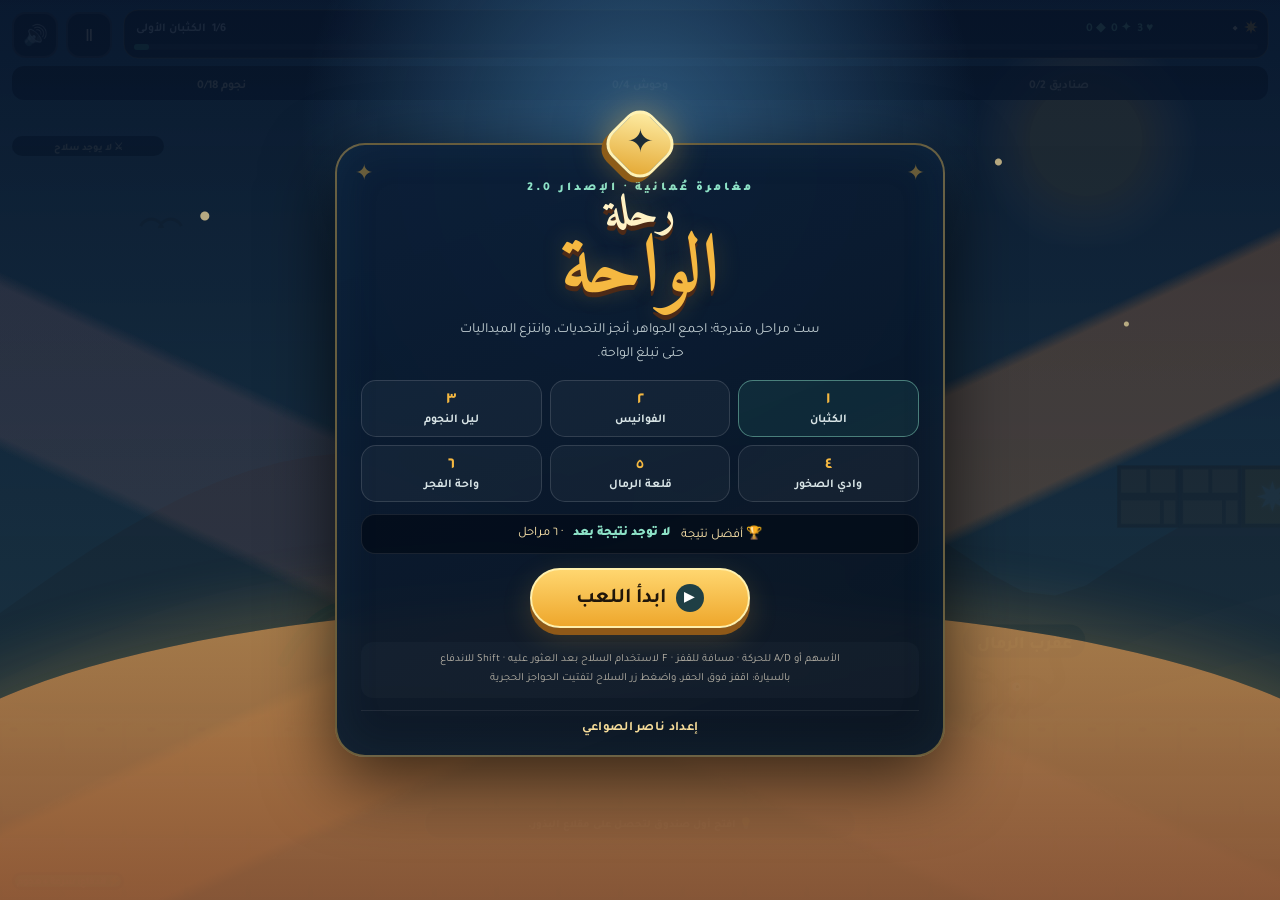
<file: index.html>
<!DOCTYPE html>
<html lang="ar" dir="rtl">
<head>
<meta charset="utf-8">
<meta name="viewport" content="width=device-width, initial-scale=1, maximum-scale=1, user-scalable=no, viewport-fit=cover">
<title>رحلة الواحة — لعبة مغامرات عُمانية</title>
<meta name="description" content="لعبة منصات عربية مجانية من ست مراحل مستوحاة من الصحراء والواحات العُمانية، تعمل على الهاتف والحاسوب.">
<meta name="theme-color" content="#07111e">
<link rel="canonical" href="https://saeed-oasis-game.nasseralsawaii.chatgpt.site">
<meta property="og:type" content="website">
<meta property="og:locale" content="ar_OM">
<meta property="og:title" content="رحلة الواحة — ست مراحل عُمانية">
<meta property="og:description" content="اجمع الجواهر، واجه وحوش الصحراء، واستخدم السيارة والمدفع وبساط الريح حتى تصل إلى الواحة.">
<meta property="og:url" content="https://saeed-oasis-game.nasseralsawaii.chatgpt.site">
<meta name="twitter:card" content="summary">
<meta name="twitter:title" content="رحلة الواحة — لعبة عربية مجانية">
<meta name="twitter:description" content="مغامرة منصات عربية من ست مراحل، تعمل مباشرة في المتصفح.">
<script type="application/ld+json">{"@context":"https://schema.org","@type":"VideoGame","name":"رحلة الواحة","alternateName":"Oasis Journey","description":"لعبة منصات عربية من ست مراحل مستوحاة من البيئات العُمانية.","genre":["Platformer","Adventure","Educational"],"gamePlatform":["Web browser","Mobile","Desktop"],"inLanguage":"ar","numberOfPlayers":{"@type":"QuantitativeValue","value":1},"url":"https://saeed-oasis-game.nasseralsawaii.chatgpt.site","author":{"@type":"Person","name":"ناصر الصواعي"}}</script>
<link rel="preconnect" href="https://fonts.googleapis.com">
<link rel="preconnect" href="https://fonts.gstatic.com" crossorigin>
<link href="https://fonts.googleapis.com/css2?family=Amiri:wght@700&family=Tajawal:wght@400;700;900&display=swap" rel="stylesheet">
<style>
  :root{ --ink:#101A33; --gold:#F5B841; --mint:#3FA796; --paper:#F6ECD8; --glass:#0b1930d9; }
  *{box-sizing:border-box;-webkit-tap-highlight-color:transparent;margin:0;padding:0}
  html,body{height:100%;overflow:hidden;background:#070C1A}
  body{font-family:'Tajawal',system-ui,sans-serif;color:var(--paper);user-select:none;touch-action:none}
  #wrap{position:fixed;inset:0}
  canvas{display:block;width:100%;height:100%}

  /* ——— أزرار التحكم فوق الشاشة ——— */
  .pad{position:absolute;inset:auto 0 0 0;height:116px;padding:0 14px max(4px,env(safe-area-inset-bottom));
       display:flex;align-items:center;justify-content:space-between;pointer-events:none}
  .key{pointer-events:auto;width:66px;height:66px;border-radius:50%;
       border:2px solid #ffffff38;background:linear-gradient(145deg,#253453df,#111b32df);backdrop-filter:blur(10px);
       color:var(--paper);font-size:28px;font-weight:900;
       display:flex;align-items:center;justify-content:center;box-shadow:0 6px 0 #0b1226aa}
  .dpad{display:flex;gap:9px;align-items:center}
  .key.jump{width:76px;background:linear-gradient(145deg,#328d78df,#164d46df);font-size:16px}
  .key.fire{background:linear-gradient(145deg,#a94c3fdf,#61251fdf);font-size:13px;flex-direction:column;line-height:1.05}
  .key.dash{width:72px;height:62px;background:linear-gradient(145deg,#456faadf,#243a67df);font-size:12px;flex-direction:column;line-height:1.05}
  .key small{display:block;margin-top:4px;font-size:8px;font-weight:700;color:#fff1bd;white-space:nowrap}
  .key.exit{display:none;position:absolute;right:16px;bottom:118px;width:82px;height:46px;
            border-radius:14px;background:#3A2E5Fdd;font-size:16px;font-weight:900}
  .key.exit.show{display:flex}
  .key.on{background:var(--gold);color:#20160A;transform:translateY(4px);box-shadow:none}
  @media (min-width:820px) and (pointer:fine){ .pad{display:none} }

  /* ——— زر الصوت ——— */
  #sound,#pause{position:absolute;top:12px;left:12px;right:auto;z-index:4;
         pointer-events:auto;width:46px;height:46px;border-radius:14px;border:2px solid #ffffff2e;
         background:var(--glass);backdrop-filter:blur(10px);color:var(--paper);font-size:20px;display:flex;align-items:center;justify-content:center}
  #pause{left:66px;font-size:17px}

  /* ——— الشاشات ——— */
  .screen{position:absolute;inset:0;z-index:10;display:flex;flex-direction:column;align-items:center;justify-content:center;
          gap:18px;text-align:center;padding:26px;background:
          radial-gradient(circle at 50% 15%,#3e749fb5,transparent 34%),linear-gradient(180deg,#061226e8,#0d2436ee 65%,#112b36f2)}
  .screen.hidden{display:none}
  .screen h2{font-family:'Amiri',serif;font-size:clamp(28px,8vw,52px);color:var(--gold);text-shadow:0 3px 0 #0006}
  .screen p{font-size:clamp(14px,4vw,17px);line-height:2;opacity:.88;max-width:40ch}
  .btn{font-family:'Tajawal',sans-serif;font-weight:900;font-size:18px;background:var(--gold);color:#20160A;
       border:none;border-radius:999px;padding:15px 42px;box-shadow:0 6px 0 #99700f}
  .btn:active{transform:translateY(4px);box-shadow:0 2px 0 #99700f}
  .keys{font-size:13px;opacity:.6;line-height:1.9}
  .feature-row{display:flex;gap:8px;flex-wrap:wrap;justify-content:center;max-width:560px}
  .feature{padding:8px 13px;border:1px solid #f5b8414d;background:#ffffff0c;border-radius:999px;font-size:13px;color:#ffe7ad}
  .best{font-weight:900;color:#8de2c7;min-height:22px}
  .screen-card{width:min(92vw,520px);padding:24px;border:1px solid #ffffff20;border-radius:28px;background:#0715269c;box-shadow:0 24px 80px #0008;backdrop-filter:blur(12px)}
  .screen-card>*+*{margin-top:16px}
  /* ——— قائمة البداية بأسلوب ألعاب المغامرات ——— */
  #titleScreen{overflow:hidden;isolation:isolate;padding:18px}
  #titleScreen::before{content:"";position:absolute;inset:0;z-index:-2;opacity:.7;background:
      radial-gradient(circle at 16% 24%,#ffe3a1 0 4px,transparent 5px),
      radial-gradient(circle at 78% 18%,#ffe3a1 0 3px,transparent 4px),
      radial-gradient(circle at 88% 36%,#ffe3a1 0 2px,transparent 3px),
      linear-gradient(155deg,transparent 55%,#b86e3a66 56% 65%,transparent 66%),
      linear-gradient(205deg,transparent 58%,#654d5666 59% 69%,transparent 70%)}
  #titleScreen::after{content:"";position:absolute;z-index:-1;left:-8%;right:-8%;bottom:-10%;height:43%;
      border-radius:50% 50% 0 0;background:linear-gradient(180deg,#d99a52bb,#8b4e31dd);box-shadow:0 -20px 60px #f4bd5030}
  .game-menu{position:relative;width:min(94vw,610px);padding:22px 24px 18px;border:2px solid #f6c65e66;border-radius:30px;
      background:linear-gradient(160deg,#0b1e37f2,#071321f5);box-shadow:0 22px 70px #000a,inset 0 0 45px #3f7ba51c;backdrop-filter:blur(14px)}
  .game-menu::before,.game-menu::after{content:"✦";position:absolute;top:15px;color:#f5b84166;font-size:22px}
  .game-menu::before{right:18px}.game-menu::after{left:18px}
  .logo-mark{width:58px;height:58px;margin:-52px auto 8px;border-radius:18px;display:grid;place-items:center;
      color:#1c2b35;font-size:32px;background:linear-gradient(145deg,#fff0aa,#e3a52e);border:3px solid #fff2b4;
      box-shadow:0 7px 0 #8d5c18,0 0 35px #f5b84170;transform:rotate(45deg)}
  .logo-mark span{transform:rotate(-45deg);display:block}
  .eyebrow{font-size:12px;letter-spacing:3px;color:#8de2c7;font-weight:900;margin-top:8px}
  .game-menu h2{margin:0!important;line-height:.9;font-family:'Amiri',serif;text-shadow:0 5px 0 #4d2a17,0 0 25px #f5b84145}
  .game-menu h2 span{display:block;font-size:clamp(30px,7vw,44px);color:#fff2c6}
  .game-menu h2 strong{display:block;font-size:clamp(54px,13vw,82px);color:#f5b841;font-weight:700}
  .tagline{margin:10px auto!important;line-height:1.7!important;font-size:14px!important;color:#d8e4e6;max-width:46ch!important}
  .stage-path{display:grid;grid-template-columns:repeat(3,1fr);gap:8px;margin:14px 0 12px!important;direction:rtl}
  .stage{position:relative;padding:10px 6px 9px;border-radius:15px;border:1px solid #ffffff22;background:#ffffff0a;color:#d8e4e6;font-size:12px;font-weight:700}
  .stage b{display:block;color:#f5b841;font-size:17px;margin-bottom:2px}.stage.active{border-color:#8de2c777;background:#3fa7961f}
  .score-panel{display:flex;align-items:center;justify-content:center;gap:10px;min-height:40px;padding:8px 14px;border-radius:14px;
      background:#020a14a8;border:1px solid #ffffff17;color:#ffe7ad;font-size:13px}
  .best{min-height:auto;color:#8de2c7}
  .btn.play{display:inline-flex;align-items:center;justify-content:center;gap:10px;min-width:220px;margin-top:14px!important;
      font-size:21px;padding:14px 34px;background:linear-gradient(180deg,#ffd66f,#eea72c);border:2px solid #fff0ad;
      box-shadow:0 7px 0 #8f5918,0 10px 30px #f5b84130;cursor:pointer}
  .btn.play span{width:28px;height:28px;display:grid;place-items:center;border-radius:50%;background:#1f3f45;color:#fff;font-size:13px;padding-right:2px}
  .title-actions{display:flex;gap:10px;justify-content:center;align-items:center;flex-wrap:wrap;margin-top:14px!important}
  .title-actions .btn.play{margin-top:0!important}
  .btn.secondary{background:#17344b;color:#fff1c8;border:1px solid #f5b84166;box-shadow:0 5px 0 #07111e;padding:12px 22px;font-size:14px}
  .btn.secondary.hidden{display:none}
  .game-menu .keys{margin-top:14px!important;padding:9px 12px;border-radius:12px;background:#ffffff08;font-size:11px;opacity:.72;line-height:1.7}
  .creator{margin-top:12px!important;padding-top:10px;border-top:1px solid #ffffff14;color:#f7dd9a;font-size:13px;font-weight:700;letter-spacing:.3px}
  /* دليل قدرات سريع قبل بداية اللعب */
  .guide-card{width:min(94vw,650px);padding:24px;border:2px solid #f5b84166;border-radius:28px;background:linear-gradient(155deg,#0b1f37f5,#07121ff8);box-shadow:0 25px 80px #000b}
  .guide-card h2{margin-bottom:5px}.guide-intro{margin:0 auto 16px!important;font-size:14px!important;color:#cfdee4}
  .ability-grid{display:grid;grid-template-columns:repeat(3,1fr);gap:10px;direction:rtl}
  .ability{position:relative;padding:16px 10px 14px;border-radius:18px;background:#ffffff0b;border:1px solid #ffffff1d;min-height:145px}
  .ability.hot{background:#a6423225;border-color:#ff8f7070}.ability.fast{background:#396ea32b;border-color:#77b5ff70}
  .ability-icon{width:52px;height:52px;margin:0 auto 9px;display:grid;place-items:center;border-radius:16px;background:#07111e;border:1px solid #ffffff20;font-size:27px}
  .ability b{display:block;color:#ffe29a;font-size:16px;margin-bottom:5px}.ability p{font-size:12px!important;line-height:1.6!important;color:#e3e8e5;opacity:.9!important}
  .hold-pill{display:inline-block;margin-top:7px;padding:4px 9px;border-radius:99px;background:#e8574a;color:#fff;font-size:10px;font-weight:900;animation:pulseHold 1.1s ease-in-out infinite}
  @keyframes pulseHold{50%{transform:scale(1.07);box-shadow:0 0 15px #e8574a88}}
  .guide-card .btn{margin-top:17px}
  @media(max-width:590px){.ability-grid{grid-template-columns:1fr}.ability{min-height:0;display:grid;grid-template-columns:48px 1fr;column-gap:10px;text-align:right;padding:10px 12px}.ability-icon{width:44px;height:44px;grid-row:1/4;margin:0}.ability b{margin:1px 0 2px}.ability p{max-width:none!important}.hold-pill{justify-self:start;margin-top:4px}.guide-card{padding:18px}.guide-card h2{font-size:30px}.guide-intro{margin-bottom:10px!important}}
  @media(max-height:670px){.game-menu{padding:15px 20px 12px}.logo-mark{width:48px;height:48px;margin:-39px auto 4px}.tagline{display:none}.stage-path{margin:8px 0!important}.game-menu .keys{margin-top:9px!important}.creator{margin-top:8px!important}}
  @media(max-width:520px){.key{width:58px;height:58px}.key.jump{width:64px}.key.dash{width:66px;height:56px}.dpad{gap:5px}.pad{padding-inline:9px}}
</style>
</head>
<body>
<div id="wrap">
  <canvas id="game"></canvas>
  <output id="qaReport" hidden aria-hidden="true"></output>

  <button id="sound" aria-label="كتم الصوت">🔊</button>
  <button id="pause" aria-label="إيقاف مؤقت">Ⅱ</button>

  <div class="pad">
    <div class="dpad">
      <button type="button" class="key" data-k="right" aria-label="التحرك يمينًا">▶</button>
      <button type="button" class="key" data-k="left" aria-label="التحرك يسارًا">◀</button>
    </div>
    <div class="dpad">
      <button type="button" class="key exit" id="exitBtn">غادر السيارة</button>
      <button type="button" class="key dash" data-k="dash" aria-label="الاندفاع">اندفاع<small>سرعة + هجوم</small></button>
      <button type="button" class="key fire" data-k="fire" aria-label="استخدام السلاح"><span id="fireLabel">سلاح</span><small id="fireHint">افتح صندوقًا</small></button>
      <button type="button" class="key jump" data-k="jump" aria-label="القفز">قفز</button>
    </div>
  </div>

  <div class="screen" id="titleScreen">
    <div class="game-menu">
      <div class="logo-mark" aria-hidden="true"><span>✦</span></div>
      <div class="eyebrow">مغامرة عُمانية · الإصدار 2.0</div>
      <h2><span>رحلة</span><strong>الواحة</strong></h2>
      <p class="tagline">ست مراحل متدرجة؛ اجمع الجواهر، أنجز التحديات، وانتزع الميداليات حتى تبلغ الواحة.</p>
      <div class="stage-path" aria-label="مراحل اللعبة">
        <div class="stage active"><b>١</b>الكثبان</div><div class="stage"><b>٢</b>الفوانيس</div><div class="stage"><b>٣</b>ليل النجوم</div>
        <div class="stage"><b>٤</b>وادي الصخور</div><div class="stage"><b>٥</b>قلعة الرمال</div><div class="stage"><b>٦</b>واحة الفجر</div>
      </div>
      <div class="score-panel"><span>🏆 أفضل نتيجة</span><div class="best" id="bestText"></div><span id="progressText"></span></div>
      <div class="title-actions">
        <button class="btn play" id="startBtn"><span>▶</span><b id="startLabel">ابدأ اللعب</b></button>
        <button class="btn secondary hidden" id="newGameBtn">رحلة جديدة</button>
      </div>
      <div class="keys">الأسهم أو A/D للحركة · مسافة للقفز · F لاستخدام السلاح بعد العثور عليه · Shift للاندفاع<br>بالسيارة: اقفز فوق الحفر، واضغط زر السلاح لتفتيت الحواجز الحجرية</div>
      <div class="creator">إعداد ناصر الصواعي</div>
    </div>
  </div>

  <div class="screen hidden" id="guideScreen">
    <div class="guide-card">
      <h2>قبل الانطلاق</h2>
      <p class="guide-intro">تعلم كل مهارة عند ظهورها داخل المرحلة</p>
      <div class="ability-grid">
        <div class="ability fast"><div class="ability-icon">⚡</div><b>الاندفاع</b><p>سرعة مفاجئة لعبور الحفر وهزيمة الوحوش عند الاصطدام بها.</p></div>
        <div class="ability hot"><div class="ability-icon">🔥</div><b>أسلحة متدرجة</b><p>افتح صندوقًا لتحصل على سلاح المرحلة. يظهر المدفع في المرحلتين الخامسة والسادسة؛ اضغط زر المدفع مرة واحدة ليطلق ويفجّر الحاجز.</p><span class="hold-pill">المدفع: ضغطة واحدة</span></div>
        <div class="ability"><div class="ability-icon">↥</div><b>قفزة أعلى</b><p>استمر في ضغط القفز قليلًا للوصول إلى المنصات المرتفعة.</p></div>
      </div>
      <button class="btn play" id="guideBtn"><span>▶</span>انطلق الآن</button>
    </div>
  </div>

  <div class="screen hidden" id="msgScreen">
    <h2 id="msgTitle"></h2>
    <p id="msgText"></p>
    <button class="btn" id="msgBtn"></button>
  </div>
  <div class="screen hidden" id="pauseScreen">
    <div class="screen-card"><h2>استراحة قصيرة</h2><p>توقفت الرحلة، ولن يتحرك شيء حتى تعود.</p><button class="btn" id="resumeBtn">متابعة</button><button class="btn" id="restartBtn">إعادة المرحلة</button></div>
  </div>
</div>

<script>
(() => {
const cvs=document.getElementById('game'), ctx=cvs.getContext('2d');
const TS=32, ROWS=14, WORLD_H=ROWS*TS;      // 448
let DPR=1, CW=0, CH=0, zoom=1, viewW=800, viewH=448, offY=0, CTRL=0, gameH=0;

function resize(){
  DPR=Math.min(devicePixelRatio||1,2);
  CW=innerWidth; CH=innerHeight;
  cvs.width=Math.floor(CW*DPR); cvs.height=Math.floor(CH*DPR);
  const touch = !(matchMedia('(min-width:820px)').matches && matchMedia('(pointer:fine)').matches);
  CTRL = touch ? 112 : 0;                    // شريط أزرار التحكم أسفل الشاشة
  gameH = CH - CTRL;
  zoom=Math.min(gameH/(WORLD_H+16), Math.max(1.0, CW/620));
  viewW=CW/zoom; viewH=gameH/zoom; offY=viewH-WORLD_H;
}
addEventListener('resize',resize); addEventListener('orientationchange',()=>setTimeout(resize,200));
resize();

/* ================= بناء المراحل =================
   قواعد الوصول: من الأرض (صف 11) يمكن بلوغ منصّة سطحها في الصف 8 أو 7.
   أي منصّة في الصفوف 6 فأعلى تُوضع فوق منصّة أدنى تعمل كدرجة.        */
function makeLevel(width, build){
  const g=[]; for(let r=0;r<ROWS;r++) g.push(new Array(width).fill(' '));
  const a={
    ground(x1,x2,top=11){for(let x=x1;x<=x2;x++)for(let y=top;y<ROWS;y++)g[y][x]='X';},
    row(x1,x2,y,c='P'){for(let x=x1;x<=x2;x++)g[y][x]=c;},
    bricks(x1,x2,y){for(let x=x1;x<=x2;x++)g[y][x]='B';},
    mystery(x,y){g[y][x]='Q';},
    coins(x1,x2,y){for(let x=x1;x<=x2;x++)g[y][x]='C';},
    coin(x,y){g[y][x]='C';}, star(x,y){g[y][x]='?';}, gem(x,y){g[y][x]='G';},
    carpet(x,y){g[y][x]='R';}, warp(x,y){g[y][x]='O';},
    enemy(x,y){g[y][x]='S';}, palm(x,y){g[y][x]='V';},
    block(x,y,c='P'){g[y][x]=c;},
    check(x,y=10){g[y][x]='K';},
    barrier(x,top=6,bot=10){for(let y=top;y<=bot;y++)g[y][x]='W';},
    steps(x,n,dir=1){for(let i=0;i<n;i++)for(let y=10-i;y<=10;y++)g[y][x+i*dir]='P';}
  };
  build(a);
  return g.map(r=>r.join(''));
}
const LEVELS=[];

/* المرحلة ١ — الكثبان الأولى */
LEVELS.push({name:'الكثبان الأولى',sky:['#2B5F8A','#79A9C4','#E9C784'],night:false,data:makeLevel(150,a=>{
  a.ground(0,26); a.ground(30,58); a.ground(62,92); a.ground(96,149);
  a.palm(6,10); a.palm(35,10); a.palm(70,10); a.palm(120,10);
  a.row(9,11,8); a.coins(9,11,7); a.star(10,7); a.gem(10,6);
  a.enemy(16,10); a.enemy(22,10);
  a.coins(27,29,8);
  a.row(38,41,8); a.coins(38,41,7);
  a.row(39,40,5); a.star(39,4); a.coin(40,4);        // فوق المنصّة السفلى
  a.enemy(46,10); a.enemy(53,10);
  a.row(48,50,9); a.coins(48,50,8);
  a.coins(59,61,8);
  a.row(66,68,8); a.coins(66,68,7);
  a.row(72,75,7); a.coins(72,75,6); a.star(74,6); a.gem(74,5);
  a.enemy(79,10); a.enemy(85,10); a.enemy(89,10);
  a.row(81,83,9); a.coins(81,83,8);
  a.coins(93,95,8);
  a.row(100,103,8); a.coins(100,103,7); a.star(102,7); a.gem(102,6);
  a.enemy(108,10); a.enemy(115,10);
  a.row(110,113,7); a.coins(110,113,6);
  a.steps(120,5); a.coins(126,130,7);
  a.enemy(133,10);
  // مربعات قابلة للتفجير ومربعات المفاجآت
  a.bricks(18,19,7); a.mystery(20,7); a.bricks(21,21,7);
  a.mystery(32,7);
  a.bricks(56,57,7); a.mystery(58,7);
  a.mystery(77,7); a.bricks(78,79,7);
  a.bricks(97,98,7); a.mystery(99,7);
  a.mystery(117,7);
  a.bricks(135,136,7); a.mystery(137,7);
  a.check(50); a.check(105);
  a.barrier(44); a.barrier(88);
  a.block(140,10,'F');
})});

/* المرحلة ٢ — سوق الفوانيس */
LEVELS.push({name:'سوق الفوانيس',sky:['#7A3B6A','#C4643F','#F0C489'],night:false,data:makeLevel(160,a=>{
  a.ground(0,20); a.ground(25,40); a.ground(45,53); a.ground(57,78);
  a.ground(83,110); a.ground(115,159);
  a.palm(4,10); a.palm(60,10); a.palm(100,10); a.palm(140,10);
  a.row(6,8,8); a.coins(6,8,7); a.star(7,7); a.gem(7,6);
  a.enemy(13,10); a.enemy(18,10);
  a.row(21,24,8); a.coins(21,24,7);
  a.enemy(30,10); a.enemy(36,10);
  a.row(31,34,8); a.coins(31,34,7);
  a.row(32,33,5); a.star(32,4); a.coin(33,4);
  a.warp(34,4);
  a.row(41,44,8); a.coins(41,44,7);
  a.enemy(48,10);
  a.row(54,56,8); a.coins(54,56,7);
  a.enemy(61,10); a.enemy(67,10); a.enemy(74,10);
  a.row(63,65,9); a.coins(63,65,8);
  a.row(69,72,7); a.coins(69,72,6); a.star(71,6); a.gem(71,5);
  a.row(79,82,8); a.coins(79,82,7);
  a.enemy(88,10); a.enemy(96,10); a.enemy(104,10);
  a.steps(90,4); a.coins(94,98,7);
  a.row(100,103,7); a.coins(100,103,6);
  a.row(111,114,8); a.coins(111,114,7); a.star(113,7); a.gem(113,6);
  a.enemy(122,10); a.enemy(130,10); a.enemy(138,10);
  a.row(125,128,7); a.coins(125,128,6);
  a.row(133,135,9); a.coins(133,135,8);
  a.steps(142,6); 
  a.bricks(10,11,7); a.mystery(12,7);
  a.mystery(27,7); a.bricks(28,29,7);
  a.bricks(50,51,7); a.mystery(52,7);
  a.mystery(76,7); a.bricks(77,78,7);
  a.bricks(85,86,7); a.mystery(87,7); a.bricks(88,88,7);
  a.mystery(108,7);
  a.bricks(118,119,7); a.mystery(120,7);
  a.mystery(136,7);
  a.check(50); a.check(100);
  a.barrier(17); a.barrier(73); a.barrier(119);
  a.block(152,10,'F');
})});

/* المرحلة ٣ — ليل النجوم */
LEVELS.push({name:'ليل النجوم',sky:['#0E1B3C','#25406E','#4C6E9B'],night:true,data:makeLevel(170,a=>{
  a.ground(0,16); a.ground(21,31); a.ground(36,44); a.ground(48,55);
  a.ground(60,80); a.ground(85,100); a.ground(105,126); a.ground(131,169);
  a.palm(3,10); a.palm(65,10); a.palm(150,10);
  a.row(5,7,8); a.coins(5,7,7); a.star(6,7); a.gem(6,6);
  a.enemy(11,10); a.enemy(14,10);
  a.row(17,20,8); a.coins(17,20,7);
  a.enemy(26,10);
  a.row(32,35,8); a.coins(32,35,7);
  a.row(33,34,5); a.star(33,4); a.coin(34,4);
  a.enemy(39,10); a.enemy(42,10);
  a.row(45,47,8); a.coins(45,47,7);
  a.row(56,59,8); a.coins(56,59,7);
  a.enemy(63,10); a.enemy(70,10); a.enemy(76,10);
  a.row(66,69,7); a.coins(66,69,6); a.star(68,6);
  a.row(72,74,9); a.coins(72,74,8);
  a.row(81,84,8); a.coins(81,84,7);
  a.carpet(82,6);
  a.enemy(89,10); a.enemy(96,10);
  a.row(91,94,7); a.coins(91,94,6); a.star(92,6); a.gem(92,5);
  a.row(101,104,8); a.coins(101,104,7);
  a.enemy(109,10); a.enemy(117,10); a.enemy(123,10);
  a.steps(111,5); a.coins(116,121,7);
  a.row(127,130,8); a.coins(127,130,7); a.star(129,7); a.gem(129,6);
  a.enemy(135,10); a.enemy(142,10); a.enemy(149,10); a.enemy(156,10);
  a.row(137,140,7); a.coins(137,140,6);
  a.row(144,146,9); a.coins(144,146,8);
  a.steps(151,7); 
  a.bricks(8,9,7); a.mystery(10,7);
  a.mystery(23,7); a.bricks(24,25,7);
  a.bricks(37,38,7); a.mystery(39,7);
  a.mystery(52,7);
  a.bricks(61,62,7); a.mystery(63,7); a.bricks(64,64,7);
  a.mystery(87,7); a.bricks(88,89,7);
  a.bricks(107,108,7); a.mystery(109,7);
  a.mystery(133,7); a.bricks(134,135,7);
  a.check(78); a.check(120);
  a.barrier(13); a.barrier(75); a.barrier(126,7,10); a.barrier(147);
  a.block(163,10,'F');
})});

/* المرحلة ٤ — وادي الصخور */
LEVELS.push({name:'وادي الصخور',sky:['#263D53','#8C6A58','#D9A35F'],night:false,data:makeLevel(175,a=>{
  a.ground(0,24);a.ground(29,52);a.ground(57,84);a.ground(89,115);a.ground(120,147);a.ground(152,174);
  a.palm(4,10);a.palm(73,10);a.palm(132,10);
  a.row(7,10,8);a.coins(7,10,7);a.gem(9,6);a.enemy(15,10);a.enemy(21,10);
  a.row(25,28,9);a.coins(25,28,8);a.enemy(34,10);a.enemy(41,10);
  a.row(44,48,7);a.coins(44,48,6);a.star(46,5);a.gem(48,6);
  a.row(53,56,8);a.coins(53,56,7);a.enemy(62,10);a.enemy(69,10);a.enemy(78,10);
  a.steps(82,5);a.coins(86,90,6);a.row(92,96,6);a.gem(94,5);
  a.warp(96,5);
  a.enemy(99,10);a.enemy(108,10);a.row(104,108,8);a.coins(104,108,7);
  a.row(116,119,9);a.coins(116,119,8);a.enemy(125,10);a.enemy(134,10);
  a.row(130,134,7);a.coins(130,134,6);a.star(132,5);
  a.steps(145,5);a.coins(148,153,6);a.enemy(158,10);a.enemy(165,10);
  [12,36,59,80,101,123,143,160].forEach((x,j)=>{a.mystery(x,j%2?6:7);if(j%2===0)a.bricks(x-2,x-1,7);});
  a.check(58);a.check(118);a.barrier(38);a.barrier(97);a.barrier(146);a.block(169,10,'F');
})});

/* المرحلة ٥ — قلعة الرمال */
LEVELS.push({name:'قلعة الرمال',sky:['#341D3C','#8A4660','#E3A86C'],night:true,data:makeLevel(182,a=>{
  a.ground(0,20);a.ground(25,47);a.ground(52,76);a.ground(81,109);a.ground(114,143);a.ground(148,181);
  a.palm(5,10);a.palm(88,10);a.palm(158,10);
  a.row(6,9,8);a.coins(6,9,7);a.gem(8,6);a.enemy(13,10);a.enemy(18,10);
  a.row(21,24,9);a.coins(21,24,8);a.enemy(31,10);a.enemy(39,10);
  a.row(35,39,7);a.coins(35,39,6);a.star(37,5);
  a.row(48,51,8);a.coins(48,51,7);a.gem(50,6);a.enemy(57,10);a.enemy(66,10);a.enemy(73,10);
  a.steps(77,6);a.coins(80,85,6);a.row(86,90,5);a.star(88,4);
  a.enemy(94,10);a.enemy(103,10);a.row(98,103,8);a.coins(98,103,7);a.gem(101,6);
  a.row(110,113,9);a.coins(110,113,8);a.enemy(120,10);a.enemy(128,10);a.enemy(137,10);
  a.carpet(116,9);
  a.row(129,134,7);a.coins(129,134,6);a.star(132,5);
  a.steps(144,6);a.coins(147,153,6);a.enemy(157,10);a.enemy(166,10);a.enemy(174,10);
  [11,29,45,63,82,106,124,141,162].forEach((x,j)=>{a.mystery(x,j%3===0?6:7);if(j%2)a.bricks(x-2,x-1,7);});
  a.check(61);a.check(122);a.barrier(42);a.barrier(91);a.barrier(145);a.block(177,10,'F');
})});

/* المرحلة ٦ — واحة الفجر */
LEVELS.push({name:'واحة الفجر',sky:['#244C73','#E28367','#FFD98A'],night:false,data:makeLevel(190,a=>{
  a.ground(0,23);a.ground(28,50);a.ground(55,82);a.ground(87,116);a.ground(121,151);a.ground(156,189);
  a.palm(4,10);a.palm(32,10);a.palm(96,10);a.palm(149,10);a.palm(178,10);
  a.row(7,11,8);a.coins(7,11,7);a.gem(9,6);a.enemy(15,10);a.enemy(21,10);
  a.row(24,27,9);a.coins(24,27,8);a.enemy(35,10);a.enemy(44,10);
  a.row(39,44,7);a.coins(39,44,6);a.star(42,5);
  a.row(51,54,8);a.coins(51,54,7);a.enemy(60,10);a.enemy(70,10);a.enemy(79,10);
  a.steps(83,6);a.coins(86,92,6);a.row(91,96,5);a.gem(94,4);
  a.enemy(101,10);a.enemy(111,10);a.row(105,111,8);a.coins(105,111,7);
  a.row(117,120,9);a.coins(117,120,8);a.enemy(128,10);a.enemy(138,10);a.enemy(147,10);
  a.row(136,142,7);a.coins(136,142,6);a.star(140,5);a.gem(142,5);
  a.steps(152,7);a.coins(155,162,6);a.enemy(166,10);a.enemy(175,10);a.enemy(183,10);
  [13,31,49,67,85,103,124,144,163,180].forEach((x,j)=>{a.mystery(x,j%2?6:7);if(j%3===0)a.bricks(x-2,x-1,7);});
  a.check(64);a.check(130);a.barrier(46);a.barrier(99);a.barrier(154);a.block(186,10,'F');
})});

/* ================= الحالة ================= */
const RUN_KEY='oasisCampaignV2';
let savedBest=0,savedRun=null;
try{
  savedBest=Number(localStorage.getItem('saeedOasisBest')||0);
  const raw=JSON.parse(localStorage.getItem(RUN_KEY)||'null');
  if(raw&&raw.version===2&&Number.isInteger(raw.levelIndex)&&raw.levelIndex>0&&raw.levelIndex<LEVELS.length)savedRun=raw;
}catch(e){savedRun=null;}
const state={levelIndex:0,stars:0,gems:0,score:0,best:savedBest,lives:3,running:false,paused:false,level:null,map:[],mapW:0,cam:0,t:0,shake:0,spawn:null,combo:1,comboT:0,comboRewarded:false,levelCoins:0,levelGems:0,gemBonus:false,enemiesBeat:0,boxesOpened:0,levelStart:0,medals:[],lastMedal:'',flash:'',flashT:0,tip:'',tipT:0};
const player={x:64,y:288,w:20,h:28,vx:0,vy:0,onGround:false,face:1,anim:0,dead:false,deadT:0,fallDeath:false,win:false,winT:0,invuln:0,power:0,weapon:'none',weaponAmmo:0,carpetT:0,dashCd:0,dashT:0};
let enemies=[],coins=[],flag=null,particles=[],items=[],bullets=[],cars=[],checkpoints=[];
const keys={left:false,right:false,jump:false,fire:false,dash:false}; let jumpHeld=false;

const MISSIONS=[
  {coins:18,enemies:4,boxes:2},
  {coins:22,enemies:6,boxes:3},
  {coins:26,enemies:8,boxes:3},
  {coins:28,enemies:8,boxes:4},
  {coins:30,enemies:9,boxes:4},
  {coins:34,enemies:10,boxes:5}
];
const ENEMY_NAMES={scorpion:'عقرب الرمال',snake:'أفعى الصحراء',beetle:'خنفساء مدرعة',lizard:'سحلية سريعة',bat:'خفاش الليل',shadow:'وحش الظل',rock:'حارس صخري',wasp:'دبور الوادي',mummy:'مومياء القلعة',djinn:'جني دخاني',wolf:'ذئب الصحراء',phoenix:'طائر العنقاء'};
const LEVEL_TIPS=[
  'افتح أول صندوق لتحصل على مقلاع البذور.',
  'راقب المنصات المرتفعة؛ قد تخفي بوابة مختصرة.',
  'عصا البرق أسرع، وبساط الريح يطير بزر القفز.',
  'حراس الصخور بطيئون، لكن دبابير الوادي سريعة.',
  'ستجد مدفع الواحة: اضغط زر المدفع مرة واحدة لتفجير الحواجز.',
  'اجمع الجواهر الثلاث وأنهِ التحديات لنيل الذهبية.'
];
const levelAudit=LEVELS.map((level,index)=>{
  const joined=level.data.join(''),width=level.data[0].length;
  return {
    index:index+1,name:level.name,width,rows:level.data.length,
    rectangular:level.data.every(row=>row.length===width),
    flags:(joined.match(/F/g)||[]).length,
    checkpoints:(joined.match(/K/g)||[]).length,
    enemies:(joined.match(/S/g)||[]).length,
    barriers:(joined.match(/W/g)||[]).length,
    mission:MISSIONS[index]
  };
});
window.__oasisQA=Object.freeze({
  version:'2.0.0',levelCount:LEVELS.length,missionCount:MISSIONS.length,
  valid:LEVELS.length===6&&MISSIONS.length===6&&levelAudit.every(x=>x.rows===ROWS&&x.rectangular&&x.flags===1&&x.checkpoints>=1&&x.enemies>=4),
  levels:levelAudit
});
document.getElementById('qaReport').dataset.report=JSON.stringify(window.__oasisQA);
function addPoints(base,label,x=player.x,y=player.y){
  state.combo=state.comboT>0?Math.min(5,state.combo+1):1;
  state.comboT=135;
  let gained=base*state.combo;
  if(state.combo===5&&!state.comboRewarded){gained+=300;state.stars+=2;state.comboRewarded=true;label='سلسلة ذهبية';}
  state.score+=gained; state.best=Math.max(state.best,state.score);
  state.flash='+'+gained+(state.combo>1?'  ×'+state.combo:'')+(label?'  '+label:'');state.flashT=65;
  const col=state.combo>=4?'#8de2c7':'#ffe19a';
  for(let i=0;i<5;i++)particles.push({x,y,vx:(Math.random()-.5)*2.5,vy:-Math.random()*2-1,life:30,col,size:3});
}
function saveBest(){try{localStorage.setItem('saeedOasisBest',String(state.best))}catch(e){} document.getElementById('bestText').textContent=state.best?state.best.toLocaleString('ar-OM')+' نقطة':'لا توجد نتيجة بعد';}
function saveRun(levelIndex){
  if(levelIndex<=0||levelIndex>=LEVELS.length)return;
  savedRun={version:2,levelIndex,stars:state.stars,gems:state.gems,score:state.score,lives:Math.max(1,state.lives),medals:[...state.medals],loadout:{power:player.power,weapon:player.weapon,weaponAmmo:player.weaponAmmo,carpetT:player.carpetT}};
  try{localStorage.setItem(RUN_KEY,JSON.stringify(savedRun));}catch(e){}
  refreshTitleProgress();
}
function clearRun(){savedRun=null;try{localStorage.removeItem(RUN_KEY);}catch(e){}refreshTitleProgress();}
function refreshTitleProgress(){
  const progressText=document.getElementById('progressText'),startLabel=document.getElementById('startLabel'),newGameBtn=document.getElementById('newGameBtn');
  if(!progressText||!startLabel||!newGameBtn)return;
  if(savedRun){
    progressText.textContent='· محفوظ: '+(savedRun.levelIndex+1)+'/'+LEVELS.length;
    startLabel.textContent='متابعة الرحلة';newGameBtn.classList.remove('hidden');
  }else{
    progressText.textContent='· ٦ مراحل';startLabel.textContent='ابدأ اللعب';newGameBtn.classList.add('hidden');
  }
  document.querySelectorAll('.stage').forEach((el,i)=>el.classList.toggle('active',i<=(savedRun?savedRun.levelIndex:0)));
}

function loadLevel(i,keepLoadout=false){
  // الموت أو الانتقال لا يمسح ما كسبه اللاعب؛ البدء الجديد وحده يبدأ بلا عتاد.
  const carried=keepLoadout?{
    power:player.power,weapon:player.weapon,weaponAmmo:player.weaponAmmo,carpetT:player.carpetT
  }:null;
  const L=LEVELS[i]; state.level=L;
  if(!state.spawn){state.levelCoins=0;state.levelGems=0;state.gemBonus=false;state.lastMedal='';state.enemiesBeat=0;state.boxesOpened=0;state.levelStart=state.t;state.tip=LEVEL_TIPS[i];state.tipT=300;}
  state.map=L.data.map(r=>r.split('')); state.mapW=state.map[0].length;
  enemies=[];coins=[];particles=[];items=[];bullets=[];cars=[];checkpoints=[];flag=null;
  const announced=new Set();
  for(let y=0;y<ROWS;y++)for(let x=0;x<state.mapW;x++){
    const c=state.map[y][x];
    if(c==='C'||c==='?'||c==='G'){coins.push({x:x*TS+16,y:y*TS+16,got:false,ph:Math.random()*6,big:c==='?',gem:c==='G'});state.map[y][x]=' ';}
    else if(c==='S'){
      const kinds=[['scorpion','snake'],['beetle','lizard'],['bat','shadow'],['rock','wasp'],['mummy','djinn'],['wolf','phoenix']],kind=kinds[i][enemies.length%2];
      const specs={rock:[30,28,-.58,false],wasp:[27,18,-1.3,true],mummy:[25,25,-.68,false],djinn:[27,20,-1.05,true],wolf:[29,22,-1.28,false],phoenix:[30,20,-1.35,true]},spec=specs[kind]||[kind==='bat'?27:24,kind==='bat'?18:22,kind==='bat'?-1.15:-.85,kind==='bat'];
      const [ew,eh,ev,flying]=spec;
      const ey=y*TS+(flying?-14:8);
      enemies.push({x:x*TS+4,y:ey,baseY:ey,w:ew,h:eh,vx:ev,kind,flying,labelT:announced.has(kind)?0:210,alive:true,squash:0,ph:Math.random()*6});announced.add(kind);state.map[y][x]=' ';
    }
    else if(c==='R'||c==='O'){items.push({kind:c==='R'?'carpet':'warp',x:x*TS+4,y:y*TS,w:24,h:24,vx:0,vy:0,rise:0,ph:Math.random()*6});state.map[y][x]=' ';}
    else if(c==='F'){flag={x:x*TS,y:y*TS};state.map[y][x]=' ';}
    else if(c==='K'){checkpoints.push({x:x*TS,y:y*TS,on:false,ph:0});state.map[y][x]=' ';}
  }
  const sp = state.spawn;
  player.x = sp ? sp.x : 64;
  player.y = sp ? sp.y : 9*TS;
  if(sp) checkpoints.forEach(c=>{ if(c.x<=sp.x) c.on=true; });
  player.vx=0;player.vy=0;player.dead=false;player.deadT=0;player.fallDeath=false;player.win=false;player.invuln=70;
  player.power=carried?carried.power:0;
  player.weapon=carried?carried.weapon:'none';
  player.weaponAmmo=carried?carried.weaponAmmo:0;
  player.carpetT=carried?carried.carpetT:0;
  player.w=player.power?22:20;player.h=player.power?34:28;player.riding=null;player.shootCd=0;player.cannonLatch=false;player.dashCd=0;player.dashT=0;
  if(carried){state.tip='✓ احتفظت بالنقاط والسلاح والذخيرة والقوة';state.tipT=240;}
  state.cam=Math.max(0,Math.min(state.mapW*TS-viewW, player.x-viewW*0.4)); music.setMood(i);
}

function solidAt(px,py){
  const tx=Math.floor(px/TS), ty=Math.floor(py/TS);
  if(ty<0||ty>=ROWS) return false;
  if(tx<0||tx>=state.mapW) return true;
  const c=state.map[ty][tx]; return c==='X'||c==='P'||c==='B'||c==='Q'||c==='U'||c==='W';
}
function rectSolid(x,y,w,h){
  return [[x,y],[x+w,y],[x,y+h],[x+w,y+h],[x+w/2,y],[x+w/2,y+h],[x,y+h/2],[x+w,y+h/2]]
    .some(p=>solidAt(p[0],p[1]));
}

/* صندوق اصطدام السيارة أضيق قليلًا من الرسم؛ العجلات هي التي تلامس الأرض،
   فلا تتوقف السيارة بسبب بكسل واحد في الصدام أو رفرف العجلة. */
function carSolid(c,x=c.x,y=c.y){
  return rectSolid(x+5,y+4,c.w-10,c.h-5);
}
function carHasGround(c,x=c.x,y=c.y){
  return solidAt(x+11,y+c.h+2)||solidAt(x+c.w-11,y+c.h+2)||solidAt(x+c.w/2,y+c.h+2);
}
function moveCarHorizontal(c,amount){
  if(!amount)return false;
  const slices=Math.max(1,Math.ceil(Math.abs(amount)/1.75)), step=amount/slices;
  let blocked=false;
  for(let n=0;n<slices;n++){
    const nx=c.x+step;
    if(!carSolid(c,nx,c.y)){c.x=nx;continue;}
    let climbed=false;
    // تمتص العجلات النتوءات الصغيرة بدل أن يعلق الصدام عندها.
    for(let lift=1;lift<=14;lift++){
      if(!carSolid(c,c.x,c.y-lift)&&!carSolid(c,nx,c.y-lift)){
        c.y-=lift;c.x=nx;c.vy=Math.min(c.vy,0);c.onGround=carHasGround(c);climbed=true;break;
      }
    }
    if(!climbed){blocked=true;break;}
  }
  return blocked;
}
function moveCarVertical(c,amount){
  if(!amount)return false;
  const slices=Math.max(1,Math.ceil(Math.abs(amount)/2)), step=amount/slices;
  for(let n=0;n<slices;n++){
    const ny=c.y+step;
    if(!carSolid(c,c.x,ny)){c.y=ny;continue;}
    return true;
  }
  return false;
}

/* ================= الفيزياء (قفزة أقوى) ================= */
const GRAV=0.58, MAXFALL=13, ACC=0.6, MAXV=4.3, FRICT=0.82, JUMP=-13.2, COYOTE=7;
let coyote=0, jumpBuf=0;

function headBump(){
  const ty=Math.floor((player.y-2)/TS);
  if(ty<0)return;
  const cx=player.x+player.w/2;
  const cand=[Math.floor(cx/TS),Math.floor((player.x+2)/TS),Math.floor((player.x+player.w-2)/TS)];
  const seen=new Set();
  cand.forEach(tx=>{
    if(tx<0||tx>=state.mapW||seen.has(tx))return; seen.add(tx);
    const c=state.map[ty][tx];
    if(c==='B') breakBrick(tx,ty);
    else if(c==='Q') openMystery(tx,ty);
  });
}
function breakBrick(tx,ty){
  state.map[ty][tx]=' ';
  state.stars+=1; state.shake=7; addPoints(35,'كسر جدار',tx*TS+16,ty*TS+16);
  const px=tx*TS+16, py=ty*TS+16;
  for(let i=0;i<16;i++)particles.push({
    x:px+(Math.random()-.5)*22, y:py+(Math.random()-.5)*22,
    vx:(Math.random()-.5)*6, vy:-Math.random()*5-1, life:34,
    col:['#E9C784','#C98F4E','#B4623C','#FFF0B8'][i%4], size:i%3?4:6
  });
  sfx(220,0.09,'square',0.06); setTimeout(()=>sfx(130,0.12,'sawtooth',0.05),40);
}
const GIFTS=['tree','life','car','stars','shield','weapon','weapon'];
function openMystery(tx,ty){
  state.map[ty][tx]='U';
  state.shake=5;state.boxesOpened++;addPoints(90,'صندوق سري',tx*TS+16,ty*TS);
  const px=tx*TS, py=ty*TS;
  for(let i=0;i<10;i++)particles.push({x:px+16,y:py,vx:(Math.random()-.5)*4,vy:-Math.random()*3-1,life:26,col:'#FFF0B8',size:4});
  const kind = player.weapon==='none'&&(state.boxesOpened===1||Math.random()<.45) ? 'weapon' : player.power===0&&Math.random()<.35 ? 'tree' : GIFTS[Math.floor(Math.random()*GIFTS.length)];
  if(kind==='stars'){
    state.stars+=5;
    for(let i=0;i<10;i++)particles.push({x:px+16,y:py,vx:(Math.random()-.5)*5,vy:-Math.random()*5-2,life:36,col:'#F5B841',size:5});
    sfx(980,0.1,'triangle',0.06);
  } else if(kind==='car'){
    cars.push({x:px-12,y:py-44,w:56,h:34,vx:0,vy:-2,onGround:false,face:1,wheel:0,cool:24,groundGrace:0,stuck:0,tilt:0});
    sfx(300,0.1,'sawtooth',0.06); setTimeout(()=>sfx(420,0.16,'sawtooth',0.05),110);
  } else {
    items.push({kind,x:px+4,y:py-4,w:24,h:26,vx:kind==='tree'?1.1:0,vy:-3,rise:16,ph:0});
    sfx(700,0.12,'triangle',0.06); setTimeout(()=>sfx(1040,0.14,'triangle',0.05),110);
  }
}
function updateItems(){
  items.forEach(it=>{
    it.ph+=0.12;
    if(it.rise>0){ it.y-=1.4; it.rise-=1.4; return; }      // يخرج من المربع
    if(it.kind==='tree'){
      it.vy=Math.min(it.vy+GRAV,MAXFALL); it.x+=it.vx;
      if(rectSolid(it.x,it.y,it.w,it.h)){it.x-=it.vx;it.vx*=-1;}
      it.y+=it.vy;
      if(rectSolid(it.x,it.y,it.w,it.h)){const d=Math.sign(it.vy)||1;
        while(rectSolid(it.x,it.y,it.w,it.h))it.y-=d*0.5; it.vy=0;}
    } else { it.y+=Math.sin(it.ph)*0.6; }                   // يطفو
    if(player.x<it.x+it.w&&player.x+player.w>it.x&&player.y<it.y+it.h&&player.y+player.h>it.y){
      it.dead=true; collect(it.kind);
    }
    if(it.y>WORLD_H+80) it.dead=true;
  });
  items=items.filter(i=>!i.dead);
}
function collect(kind){
  if(kind==='tree'){
    if(player.power===0){ player.y-=8; player.h=34; player.w=22; }
    player.power=1; state.stars+=3;addPoints(120,'قوة النخلة');
    sfx(523,.09,'triangle',.06);setTimeout(()=>sfx(784,.09,'triangle',.06),90);setTimeout(()=>sfx(1046,.16,'triangle',.06),180);
  } else if(kind==='life'){
    state.lives++; state.stars+=3;addPoints(160,'حياة إضافية');
    sfx(880,.12,'triangle',.06);setTimeout(()=>sfx(1170,.2,'triangle',.06),120);
  } else if(kind==='shield'){
    player.invuln=420; state.stars+=3;addPoints(140,'درع النجمة');
    sfx(660,.1,'square',.05);setTimeout(()=>sfx(990,.18,'square',.05),100);
  } else if(kind==='weapon'){
    const tier=Math.min(2,Math.floor(state.levelIndex/2)), nextWeapon=['seeds','spark','cannon'][tier];
    const sameWeapon=player.weapon===nextWeapon&&player.weaponAmmo>0;
    player.weapon=nextWeapon;
    // الصندوق الأول يمنح 30 طلقة، وكل صندوق مماثل بعده يضاعف الرصيد.
    player.weaponAmmo=sameWeapon?Math.min(240,player.weaponAmmo*2):30;state.stars+=2;
    addPoints(180,sameWeapon?'ذخيرة مضاعفة ×2':['مقلاع البذور','عصا البرق','مدفع الواحة'][tier]);
    state.tip=[
      'مقلاع البذور جاهز: اضغط زر «مقلاع» لإطلاق بذرة.',
      'عصا البرق جاهزة: اضغط زر «برق» لإطلاق شرارة.',
      'مدفع الواحة جاهز: اضغط زر «مدفع» مرة واحدة؛ القذيفة تفجّر أي حاجز مبني.'
    ][tier];state.tipT=360;
    if(sameWeapon){state.tip='تضاعفت الذخيرة إلى '+player.weaponAmmo+' طلقة.';state.tipT=300;}
    sfx(420,.08,'square',.06);setTimeout(()=>sfx(820,.16,'triangle',.06),90);
  } else if(kind==='carpet'){
    player.carpetT=720;state.stars+=4;addPoints(260,'بساط الريح');
    sfx(620,.1,'triangle',.06);setTimeout(()=>sfx(930,.2,'triangle',.05),100);
  } else if(kind==='warp'){
    state.medals[state.levelIndex]='سرية';state.lastMedal='البوابة السرية';state.stars+=8;addPoints(1000,'اختصار سري');
    player.win=true;player.winT=state.t;sfx(520,.12,'sine',.06);setTimeout(()=>sfx(1040,.3,'sine',.06),130);
  }
  for(let i=0;i<14;i++)particles.push({x:player.x+player.w/2,y:player.y,vx:(Math.random()-.5)*5,vy:-Math.random()*4-1,life:34,col:'#3FA796',size:5});
}
/* ---- إطلاق النار والمدفع ---- */
function handleShoot(){
  if(player.shootCd>0)player.shootCd--;
  if(!keys.fire){player.hold=0;player.cannonLatch=false;return;}
  const d=player.face;
  if(player.riding){
    if(player.shootCd>0)return;
    player.shootCd=9;bullets.push({x:player.x+10+d*30,y:player.y+16,vx:d*9.5,vy:0,type:'bolt',life:70,ph:0});sfx(520,0.06,'square',0.05);return;
  }
  if(player.weapon==='none'){
    if(player.shootCd<=0){state.flash='ابحث عن صندوق السلاح';state.flashT=45;player.shootCd=28;}return;
  }
  if(player.weapon==='cannon'){
    if(player.cannonLatch||player.shootCd>0)return;
    player.cannonLatch=true;player.shootCd=12;
    bullets.push({x:player.x+10+d*18,y:player.y+12,vx:d*8.2,vy:0,type:'cannon',life:120,ph:0});
    player.weaponAmmo--;state.shake=8;
    sfx(120,0.18,'sawtooth',0.08);setTimeout(()=>sfx(70,0.24,'square',0.06),60);
    player.vx-=d*2.2;                           // ارتداد واضح
    if(player.weaponAmmo<=0){player.weapon='none';state.flash='انتهت ذخيرة المدفع';state.flashT=65;}
    return;
  }
  if(player.shootCd>0)return;
  player.shootCd=player.weapon==='spark'?16:player.power>0?13:20;
  bullets.push(player.weapon==='spark'?{x:player.x+10+d*12,y:player.y+10,vx:d*8.4,vy:0,type:'spark',life:85,ph:0}:{x:player.x+10+d*12,y:player.y+10,vx:d*6.2,vy:-2.2,type:'seed',life:120,bounce:3,ph:0});
  player.weaponAmmo--;sfx(player.weapon==='spark'?960:760,0.06,'square',0.045);
  if(player.weaponAmmo<=0){player.weapon='none';state.flash='انتهت الذخيرة · ابحث عن صندوق';state.flashT=65;}
}
function isCannonBreakable(c){return c==='W'||c==='B'||c==='P'||c==='Q'||c==='U';}
function explode(cx,cy,R=74){
  state.shake=14;
  for(let i=0;i<26;i++){
    const a=Math.random()*6.28, s=Math.random()*7+1;
    particles.push({x:cx,y:cy,vx:Math.cos(a)*s,vy:Math.sin(a)*s-1,life:34,
      col:['#FFF0B8','#F5B841','#E8574A','#8E5A34'][i%4],size:i%3?5:8});
  }
  const t0=Math.floor((cx-R)/TS), t1=Math.floor((cx+R)/TS);
  const r0=Math.floor((cy-R)/TS), r1=Math.floor((cy+R)/TS);
  for(let ty=Math.max(0,r0);ty<=Math.min(ROWS-1,r1);ty++)
    for(let tx=Math.max(0,t0);tx<=Math.min(state.mapW-1,t1);tx++){
      const c=state.map[ty][tx];
      if(!isCannonBreakable(c))continue;
      if(Math.hypot(tx*TS+16-cx,ty*TS+16-cy)>R)continue;
      state.map[ty][tx]=' '; state.stars+=1;
      for(let i=0;i<7;i++)particles.push({x:tx*TS+16,y:ty*TS+16,vx:(Math.random()-.5)*6,vy:-Math.random()*5,
        life:30,col:c==='W'?'#7C8AA6':c==='P'?'#E7A66D':'#D9A05B',size:5});
    }
  enemies.forEach(e=>{
    if(e.alive&&Math.hypot(e.x+12-cx,e.y+11-cy)<R+14){
      e.alive=false;e.squash=1;state.stars+=2;state.enemiesBeat++;addPoints(130,'إصابة دقيقة',e.x,e.y);boom(e.x+12,e.y+10,'#B4623C');
    }
  });
  sfx(90,0.3,'sawtooth',0.09);
}
function destroyCannonWall(tx,ty){
  if(ty<0||ty>=ROWS||tx<0||tx>=state.mapW)return false;
  const hit=state.map[ty][tx];
  if(!isCannonBreakable(hit))return false;
  let removed=0;
  if(hit==='W'){
    // الحاجز جدار رأسي واحد؛ تزال جميع قطعه كي يصبح الطريق مفتوحًا فعلًا.
    for(let y=0;y<ROWS;y++)if(state.map[y][tx]==='W'){
      state.map[y][tx]=' ';removed++;
      for(let i=0;i<7;i++)particles.push({x:tx*TS+16,y:y*TS+16,vx:(Math.random()-.5)*7,vy:-Math.random()*5,life:32,col:'#7C8AA6',size:5});
    }
  }else{
    // الطوب والمنصات وصناديق الحاجز تتفتت حول موضع الإصابة.
    for(let y=Math.max(0,ty-1);y<=Math.min(ROWS-1,ty+1);y++)
      for(let x=Math.max(0,tx-2);x<=Math.min(state.mapW-1,tx+2);x++)if(isCannonBreakable(state.map[y][x])&&state.map[y][x]!=='W'){
        const c=state.map[y][x];
        state.map[y][x]=' ';removed++;
        for(let i=0;i<6;i++)particles.push({x:x*TS+16,y:y*TS+16,vx:(Math.random()-.5)*7,vy:-Math.random()*5,life:30,col:c==='P'?'#E7A66D':'#D9A05B',size:5});
      }
  }
  if(removed){state.stars+=removed;state.flash='💥 تم تفجير الجدار!';state.flashT=70;state.shake=16;}
  return removed>0;
}
function boom(x,y,col){
  for(let i=0;i<9;i++)particles.push({x,y,vx:(Math.random()-.5)*5,vy:-Math.random()*3,life:24,col,size:4});
}
function updateBullets(){
  bullets.forEach(b=>{
    b.ph+=0.3; b.life--;
    if(b.type==='seed'){
      b.vy+=0.34; b.x+=b.vx; b.y+=b.vy;
      if(solidAt(b.x,b.y+5)&&b.vy>0){ b.y-=b.vy; b.vy=-5.4; if(--b.bounce<0)b.dead=true; }
      if(solidAt(b.x+Math.sign(b.vx)*4,b.y)) b.dead=true;
    } else if(b.type==='cannon'){
      // فحص مسار القذيفة على خطوات صغيرة يمنع مرورها خلال جدار رفيع.
      const step=b.vx/4;
      for(let n=0;n<4&&!b.dead;n++){
        b.x+=step;
        const tipX=b.x+Math.sign(b.vx)*9, hitTx=Math.floor(tipX/TS), hitTy=Math.floor(b.y/TS);
        const inHit=hitTy>=0&&hitTy<ROWS&&hitTx>=0&&hitTx<state.mapW;
        if(inHit&&isCannonBreakable(state.map[hitTy][hitTx])){
          // إزالة الجدار لحظة الاصطدام، ثم رسم الانفجار في مركزه.
          destroyCannonWall(hitTx,hitTy);
          b.x=hitTx*TS+TS/2;b.y=hitTy*TS+TS/2;b.dead=true;b.blast=true;
        }else if(solidAt(tipX,b.y)){b.dead=true;b.blast=true;}
      }
    } else if(b.type==='bolt'){
      // مدفع السيارة وحده، مع مدفع الواحة، يستطيع فتح الحواجز العمودية.
      const step=b.vx/4;
      for(let n=0;n<4&&!b.dead;n++){
        b.x+=step;
        const tipX=b.x+Math.sign(b.vx)*7,tx=Math.floor(tipX/TS),ty=Math.floor(b.y/TS);
        if(ty>=0&&ty<ROWS&&tx>=0&&tx<state.mapW&&state.map[ty][tx]==='W'){
          destroyCannonWall(tx,ty);b.dead=true;
          state.flash='💥 مدفع السيارة هدم الحاجز!';state.flashT=75;
          sfx(150,0.12,'sawtooth',0.06);
        }else if(solidAt(tipX,b.y))b.dead=true;
      }
    } else {
      b.x+=b.vx;
      if(solidAt(b.x,b.y)) b.dead=true;
    }
    const tx=Math.floor(b.x/TS), ty=Math.floor(b.y/TS);
    const inMap = ty>=0&&ty<ROWS&&tx>=0&&tx<state.mapW;
    if(inMap&&state.map[ty][tx]==='B'&&b.type!=='cannon'){ breakBrick(tx,ty); b.dead=true; }
    enemies.forEach(e=>{
      if(!e.alive)return;
      if(b.x>e.x&&b.x<e.x+e.w&&b.y>e.y&&b.y<e.y+e.h){
        if(b.type==='cannon'){ b.dead=true; b.blast=true; return; }
        e.alive=false;e.squash=1;b.dead=true;state.stars+=2;state.enemiesBeat++;addPoints(125,'صيد وحش',e.x,e.y);
        boom(e.x+12,e.y+10,'#B4623C'); sfx(200,0.1,'sawtooth',0.05);
      }
    });
    if(b.life<=0||b.y>WORLD_H+60||b.x<state.cam-200||b.x>state.cam+viewW+200){
      b.dead=true; if(b.type==='cannon')b.blast=true;
    }
    if(b.dead){
      if(b.blast) explode(b.x,b.y);
      else boom(b.x,b.y,b.type==='bolt'?'#FFD98A':'#C98F4E');
    }
  });
  bullets=bullets.filter(b=>!b.dead);
}
function updateCheckpoints(){
  checkpoints.forEach(c=>{
    c.ph+=0.08;
    if(!c.on && Math.abs(player.x+10-(c.x+16))<26 && Math.abs(player.y-c.y)<70){
      c.on=true; state.spawn={x:c.x+4,y:c.y-6}; state.stars+=2;addPoints(180,'فانوس أمان',c.x,c.y);
      for(let i=0;i<16;i++)particles.push({x:c.x+16,y:c.y-40,vx:(Math.random()-.5)*4,vy:-Math.random()*4,life:36,col:'#F5B841',size:5});
      sfx(660,.1,'triangle',.06);setTimeout(()=>sfx(880,.16,'triangle',.06),110);
    }
  });
}

/* ---- السيارة ---- */
function updateCars(){
  cars.forEach(c=>{
    if(c.cool>0)c.cool--;
    if(player.riding===c)return;
    c.vy=Math.min(c.vy+GRAV,MAXFALL);
    if(moveCarVertical(c,c.vy)){c.onGround=c.vy>0;c.vy=0;}else c.onGround=carHasGround(c);
    if(!player.riding&&c.cool<=0&&!player.dead&&
       player.x<c.x+c.w&&player.x+player.w>c.x&&player.y<c.y+c.h&&player.y+player.h>c.y){
      player.riding=c; c.cool=25; state.shake=5;
      sfx(330,.08,'square',.05);setTimeout(()=>sfx(500,.14,'square',.05),90);
    }
  });
}
function carPhysics(){
  const c=player.riding;
  const oldX=c.x;
  if(keys.left){c.vx-=0.55;c.face=-1;}
  if(keys.right){c.vx+=0.55;c.face=1;}
  if(!keys.left&&!keys.right)c.vx*=0.9;
  c.vx=Math.max(-6.4,Math.min(6.4,c.vx));
  c.onGround=carHasGround(c);
  c.groundGrace=c.onGround?8:Math.max(0,(c.groundGrace||0)-1);
  if(keys.jump&&!jumpHeld&&c.groundGrace>0){c.vy=-11.8;c.onGround=false;c.groundGrace=0;jumpHeld=true;sfx(240,.1,'sawtooth',.05);}
  if(!keys.jump)jumpHeld=false;
  c.vy=Math.min(c.vy+GRAV,MAXFALL);
  const blocked=moveCarHorizontal(c,c.vx);
  if(blocked)c.vx*=0.18;
  if(moveCarVertical(c,c.vy)){if(c.vy>0)c.onGround=true;c.vy=0;}else c.onGround=carHasGround(c);

  // إن بقيت العجلات تدور من دون تقدم، تُرجع السيارة نفسها مقدارًا بسيطًا
  // إلى مساحة آمنة بدل أن تبقى محشورة داخل زاوية.
  const driving=keys.left||keys.right;
  c.stuck=driving&&Math.abs(c.x-oldX)<0.12?(c.stuck||0)+1:Math.max(0,(c.stuck||0)-2);
  if(c.stuck>28){
    const dir=keys.right?1:-1, back=c.x-dir*5;
    if(!carSolid(c,back,c.y-3)){c.x=back;c.y-=3;c.vy=-2.2;c.vx=-dir*1.25;}
    c.stuck=0;state.flash='مساعدة تلقائية لفك السيارة';state.flashT=45;
  }
  if(c.x<0)c.x=0;
  c.wheel+=c.vx*0.16;
  c.tilt+=(Math.max(-.08,Math.min(.08,-c.vx*.012))-c.tilt)*.12;
  player.x=c.x+c.w/2-player.w/2; player.y=c.y-6; player.face=c.face; player.vx=c.vx;
  if(Math.abs(c.vx)>3&&c.onGround&&state.t%6===0)
    particles.push({x:c.x+(c.face>0?4:c.w-4),y:c.y+c.h-2,vx:-c.face*1.5,vy:-1,life:22,col:'#E9C784',size:4});
  if(c.y>WORLD_H+20){ cars=cars.filter(x=>x!==c); player.riding=null; die(true); }
}
function dismount(){
  const c=player.riding; if(!c)return;
  player.riding=null; c.cool=45; c.vx=0;
  player.x=c.x+c.w/2-player.w/2; player.y=c.y-player.h-4; player.vy=-7; player.vx=0;
  sfx(420,.08,'triangle',.05);
}

function update(){
  state.t++; if(state.shake>0.4) state.shake*=0.88;
  if(state.comboT>0)state.comboT--;else{state.combo=1;state.comboRewarded=false;}
  if(state.flashT>0)state.flashT--;
  if(state.tipT>0)state.tipT--;
  if(player.dashCd>0)player.dashCd--;
  if(player.dashT>0)player.dashT--;
  if(player.carpetT>0)player.carpetT--;

  if(player.dead){
    player.deadT++;
    player.vy=Math.min(player.vy+(player.fallDeath ? .14 : .9),player.fallDeath ? 3.8 : 16);player.y+=player.vy;
    if((!player.fallDeath&&player.y>WORLD_H+150)||player.deadT>(player.fallDeath?110:80))respawn();return;
  }
  if(player.win){ player.anim+=0.3; if(state.t-player.winT>90) nextLevel(); return; }

  if(player.riding){ carPhysics(); }
  else {
  if(keys.left){player.vx-=ACC;player.face=-1;}
  if(keys.right){player.vx+=ACC;player.face=1;}
  if(!keys.left&&!keys.right) player.vx*=FRICT;
  player.vx=Math.max(-MAXV,Math.min(MAXV,player.vx));
  if(Math.abs(player.vx)<0.05) player.vx=0;
  if(keys.dash&&player.dashCd<=0){
    player.vx=player.face*9.2;player.dashCd=105;player.dashT=16;player.invuln=Math.max(player.invuln,20);state.shake=4;
    addPoints(30,'اندفاع هجومي');sfx(180,.12,'sawtooth',.05);
    for(let i=0;i<12;i++)particles.push({x:player.x-player.face*8,y:player.y+player.h-5,vx:-player.face*(Math.random()*4+1),vy:(Math.random()-.5)*2,life:24,col:'#e9c784',size:4});
  }
  // يبقى الاندفاع سريعًا طوال مدته، فيفيد فعلًا في عبور الحفر ومهاجمة الوحوش.
  if(player.dashT>0){
    player.vx=player.face*7.4;
    if(state.t%2===0)particles.push({x:player.x-player.face*5,y:player.y+player.h*.55,vx:-player.face*3.5,vy:(Math.random()-.5)*1.5,life:18,col:'#78c8ff',size:4});
  }

  if(keys.jump&&!jumpHeld){jumpBuf=8;jumpHeld=true;}
  if(!keys.jump){jumpHeld=false; if(player.vy<-4.5) player.vy=-4.5;}
  if(jumpBuf>0) jumpBuf--;
  if(coyote>0) coyote--;
  if(jumpBuf>0&&coyote>0){player.vy=JUMP;player.onGround=false;coyote=0;jumpBuf=0;sfx(660,0.09,'square',0.05);}

  if(player.carpetT>0&&keys.jump)player.vy=Math.max(-5.2,player.vy-.85);
  const apexHelp=(player.carpetT<=0&&keys.jump&&Math.abs(player.vy)<2.3) ? .52 : 1;
  player.vy=Math.min(player.vy+(player.carpetT>0?.18:GRAV*apexHelp),player.carpetT>0?4.2:MAXFALL);

  player.x+=player.vx;
  if(rectSolid(player.x,player.y,player.w,player.h)){
    const d=Math.sign(player.vx)||1;
    while(rectSolid(player.x,player.y,player.w,player.h)) player.x-=d*0.5;
    player.vx=0;
  }
  player.y+=player.vy; player.onGround=false;
  if(rectSolid(player.x,player.y,player.w,player.h)){
    const d=Math.sign(player.vy)||1;
    while(rectSolid(player.x,player.y,player.w,player.h)) player.y-=d*0.5;
    if(d>0){player.onGround=true;coyote=COYOTE;}
    else headBump();
    player.vy=0;
  }
  if(player.x<0)player.x=0;
  if(player.y>WORLD_H+20){die(true);return;}
  if(player.invuln>0)player.invuln--;
  if(Math.abs(player.vx)>0.4&&player.onGround)player.anim+=0.22; else player.anim*=0.9;
  }
  handleShoot(); updateBullets(); updateCars(); updateCheckpoints();

  coins.forEach(c=>{
    if(c.got)return; c.ph+=0.11;
    if(Math.abs(player.x+player.w/2-c.x)<24&&Math.abs(player.y+player.h/2-c.y)<28){
      c.got=true;
      if(c.gem){
        state.gems++;state.levelGems++;state.stars+=3;addPoints(350,'جوهرة الواحة',c.x,c.y);
        for(let i=0;i<16;i++)particles.push({x:c.x,y:c.y,vx:(Math.random()-.5)*4,vy:-Math.random()*4-1,life:36,col:i%2?'#7fe7ef':'#d9ffff',size:4});
        if(state.levelGems>=3&&!state.gemBonus){state.gemBonus=true;player.invuln=Math.max(player.invuln,240);addPoints(600,'مجموعة الجواهر',c.x,c.y);}
        sfx(1120,.12,'triangle',.06);
      }else{
        state.stars+=c.big?5:1;state.levelCoins++;addPoints(c.big?220:55,c.big?'نجمة نادرة':'نجمة',c.x,c.y);
        for(let i=0;i<(c.big?12:6);i++)particles.push({x:c.x,y:c.y,vx:(Math.random()-.5)*3,vy:-Math.random()*3-1,life:30,col:c.big?'#FFF0B8':'#F5B841'});
        sfx(c.big?980:880,0.08,'triangle',0.05);
      }
    }
  });

  enemies.forEach(e=>{
    if(!e.alive){e.squash++;return;}
    if(e.labelT>0)e.labelT--;
    e.ph+=e.flying?0.22:0.15; e.x+=e.vx;
    if(e.flying){
      e.y=e.baseY+Math.sin(e.ph)*12;
      const nose=e.vx<0?e.x-2:e.x+e.w+2;
      if(solidAt(nose,e.y+e.h/2)||e.x<2||e.x>state.mapW*TS-e.w-2)e.vx*=-1;
    }else{
      if(rectSolid(e.x,e.y,e.w,e.h)){e.x-=e.vx;e.vx*=-1;}
      const ahead=e.vx<0?e.x-2:e.x+e.w+2;
      if(!solidAt(ahead,e.y+e.h+4)) e.vx*=-1;
    }
    if(player.x<e.x+e.w&&player.x+player.w>e.x&&player.y<e.y+e.h&&player.y+player.h>e.y){
      if(player.riding||player.dashT>0){
        e.alive=false;e.squash=1;state.stars+=2;state.enemiesBeat++;addPoints(player.riding?140:170,player.riding?'صدم وحش':'ضربة اندفاع',e.x,e.y);state.shake=7;
        if(player.dashT>0){player.vx=player.face*8;player.dashT=Math.max(player.dashT,7);}
        boom(e.x+12,e.y+10,'#B4623C'); sfx(150,0.12,'sawtooth',0.06);
      } else if(player.vy>1.5&&player.y+player.h<e.y+18){
        e.alive=false;e.squash=1;player.vy=-9.4;state.stars+=2;state.enemiesBeat++;addPoints(120,'قفزة دقيقة',e.x,e.y);state.shake=6;
        for(let i=0;i<10;i++)particles.push({x:e.x+12,y:e.y,vx:(Math.random()-.5)*4,vy:-Math.random()*3,life:26,col:'#B4623C'});
        sfx(180,0.12,'sawtooth',0.06);
      } else if(player.invuln<=0){
        if(player.power>0){
          player.power=0; player.h=28; player.w=20; player.y+=8; player.invuln=100; state.shake=9;
          for(let i=0;i<12;i++)particles.push({x:player.x+10,y:player.y,vx:(Math.random()-.5)*5,vy:-Math.random()*4,life:30,col:'#3FA796',size:4});
          sfx(320,.14,'square',.06);
        } else die();
      }
    }
  });

  if(flag&&player.x+player.w>flag.x+6&&player.y+player.h>flag.y-150){
    const m=MISSIONS[state.levelIndex],done=(state.levelCoins>=m.coins)+(state.enemiesBeat>=m.enemies)+(state.boxesOpened>=m.boxes);
    const speed=Math.max(0,2400-(state.t-state.levelStart)*2);
    const medal=done===3?'ذهبية':done===2?'فضية':'برونزية',medalBonus=done===3?900:done===2?500:250;
    state.medals[state.levelIndex]=medal;state.lastMedal=medal;state.stars+=done===3?6:done===2?3:1;
    player.win=true;player.winT=state.t;state.stars+=10;addPoints(700+done*350+speed+medalBonus,'ميدالية '+medal);saveBest();
    sfx(523,0.12,'triangle',.06);setTimeout(()=>sfx(659,0.12,'triangle',.06),120);setTimeout(()=>sfx(784,0.24,'triangle',.06),240);
  }

  updateItems();
  particles.forEach(p=>{p.x+=p.vx;p.y+=p.vy;p.vy+=0.16;p.life--;});
  particles=particles.filter(p=>p.life>0);

  const target=player.x-viewW*0.4;
  state.cam+=(Math.max(0,Math.min(state.mapW*TS-viewW,target))-state.cam)*0.12;
}

function die(falling=false){if(player.dead)return;player.dead=true;player.deadT=0;player.fallDeath=falling;player.vx=0;player.vy=falling?1:-7.2;state.shake=falling?4:10;fallSfx();}
function respawn(){
  state.lives--;
  state.combo=1;state.comboT=0;state.comboRewarded=false;
  if(state.lives<=0){saveBest();clearRun();showMsg('انتهت المحاولات','جمعت '+state.stars+' نجمة و'+state.gems+' جوهرة وسجلت '+state.score.toLocaleString('ar-OM')+' نقطة. أفضل نتيجة: '+state.best.toLocaleString('ar-OM')+'.','ابدأ من جديد',()=>{state.lives=3;state.stars=0;state.gems=0;state.medals=[];state.score=0;state.combo=1;state.comboT=0;state.comboRewarded=false;state.levelIndex=0;state.spawn=null;loadLevel(0);hideMsg();});}
  else loadLevel(state.levelIndex,true);
}
function nextLevel(){
  state.levelIndex++; state.spawn=null;
  if(state.levelIndex>=LEVELS.length){
    const gold=state.medals.filter(m=>m==='ذهبية').length;
    saveBest();clearRun();showMsg('وصلت الواحة!','أكملت المراحل الست وجمعت '+state.stars+' نجمة و'+state.gems+' جوهرة و'+gold+' ميدالية ذهبية. نتيجتك النهائية: '+state.score.toLocaleString('ar-OM')+' نقطة.','العب مرة أخرى',()=>{state.lives=3;state.stars=0;state.gems=0;state.medals=[];state.score=0;state.combo=1;state.comboT=0;state.comboRewarded=false;state.levelIndex=0;state.spawn=null;loadLevel(0);hideMsg();});
  } else {
    saveRun(state.levelIndex);
    showMsg('المرحلة '+(state.levelIndex+1),'أمامك «'+LEVELS[state.levelIndex].name+'». تم حفظ الرحلة، وانتقلت نقاطك وعتادك معك.','تابع',()=>{loadLevel(state.levelIndex,true);hideMsg();});
  }
}

/* ================= الرسم ================= */
function drawBG(){
  const L=state.level, top=-offY;
  const g=ctx.createLinearGradient(0,top,0,WORLD_H);
  g.addColorStop(0,L.sky[0]);g.addColorStop(.48,L.sky[1]);g.addColorStop(1,L.sky[2]);
  ctx.fillStyle=g; ctx.fillRect(0,top,viewW,WORLD_H-top);
  if(L.night){
    for(let i=0;i<85;i++){
      const sx=(i*137)%viewW, sy=top+((i*89)%230),r=i%11===0?1.8:1;
      ctx.globalAlpha=.25+.7*Math.abs(Math.sin(state.t*.018+i));ctx.fillStyle=i%9===0?'#ffe9ae':'#fff';ctx.beginPath();ctx.arc(sx,sy,r,0,7);ctx.fill();
    } ctx.globalAlpha=1;
  }
  ctx.save(); ctx.translate(viewW-100,top+72);
  const halo=ctx.createRadialGradient(0,0,8,0,0,58);halo.addColorStop(0,L.night?'#fffbe6':'#fff3b0');halo.addColorStop(.35,L.night?'#f4ebc8':'#ffd26e');halo.addColorStop(1,'#ffffff00');
  ctx.fillStyle=halo;ctx.beginPath();ctx.arc(0,0,58,0,7);ctx.fill();
  ctx.fillStyle=L.night?'#F4EBC8':'#FFE38A'; ctx.beginPath();ctx.arc(0,0,29,0,7);ctx.fill();
  if(L.night){ctx.fillStyle=L.sky[0];ctx.beginPath();ctx.arc(12,-6,26,0,7);ctx.fill();}
  ctx.restore();

  // جبال الحجر البعيدة بطبقتين تمنح المشهد عمقًا حقيقيًا
  const mountain=(speed,base,amp,col)=>{
    const off=-state.cam*speed;ctx.fillStyle=col;ctx.beginPath();ctx.moveTo(-80,WORLD_H);
    for(let x=-80;x<=viewW+100;x+=16){const wx=x-off;const ridge=Math.abs(Math.sin(wx*.0057))*amp+Math.abs(Math.sin(wx*.012))*amp*.35;ctx.lineTo(x,base-ridge);}
    ctx.lineTo(viewW+100,WORLD_H);ctx.closePath();ctx.fill();
  };
  mountain(.12,300,72,L.night?'#172a4b':'#9b7961');
  mountain(.22,335,48,L.night?'#213858':'#b88a64');

  // طيور وصقر يمران ببطء في السماء
  ctx.strokeStyle=L.night?'#dce7ff88':'#493b3477';ctx.lineWidth=1.6;
  for(let i=0;i<4;i++){const bx=((state.t*.18+i*173-state.cam*.05)%(viewW+180))-90,by=top+96+i*23;
    ctx.beginPath();ctx.arc(bx-5,by,6,3.55,5.9);ctx.arc(bx+5,by,6,3.52,5.87);ctx.stroke();}

  const dune=(speed,base,a,col1,col2)=>{
    const off=-state.cam*speed,gd=ctx.createLinearGradient(0,base-a,0,WORLD_H);gd.addColorStop(0,col1);gd.addColorStop(1,col2);ctx.fillStyle=gd;
    ctx.beginPath();ctx.moveTo(-100,WORLD_H);
    for(let x=-100;x<=viewW+100;x+=14){const wx=x-off;ctx.lineTo(x,base+Math.sin(wx*.006)*a+Math.sin(wx*.015)*a*.34);}
    ctx.lineTo(viewW+100,WORLD_H);ctx.closePath();ctx.fill();
  };
  dune(.32,345,28,L.night?'#354c70':'#d7a15f',L.night?'#1d3153':'#b97c42');
  dune(.50,382,22,L.night?'#465d7d':'#edbd76',L.night?'#263d60':'#ca8b47');

  // الواحة تظهر في الأفق كلما اقترب اللاعب من نهاية المرحلة
  const ox=state.mapW*TS-state.cam-250;
  if(ox>-220&&ox<viewW+220){
    ctx.save();ctx.globalAlpha=Math.min(1,Math.max(0,(viewW-ox)/220));
    const water=ctx.createLinearGradient(0,370,0,410);water.addColorStop(0,'#8fe0d7');water.addColorStop(1,'#287f7b');ctx.fillStyle=water;ctx.beginPath();ctx.ellipse(ox,393,100,17,0,0,7);ctx.fill();
    ctx.fillStyle='#dffff5aa';ctx.beginPath();ctx.ellipse(ox-22,389,42,3,0,0,7);ctx.fill();
    ctx.fillStyle=L.night?'#163f3e':'#2b6e4e';for(let i=-2;i<=2;i++){ctx.beginPath();ctx.ellipse(ox+i*32,368-Math.abs(i)*4,18,35,i*.18,0,7);ctx.fill();}
    ctx.restore();
  }
}
function geoTile(px,py){
  ctx.strokeStyle='#00000022';ctx.lineWidth=1.5;
  ctx.beginPath();ctx.moveTo(px+16,py+5);ctx.lineTo(px+27,py+16);ctx.lineTo(px+16,py+27);ctx.lineTo(px+5,py+16);ctx.closePath();ctx.stroke();
  ctx.strokeRect(px+8.5,py+8.5,15,15);
}
function drawMap(){
  const x0=Math.floor(state.cam/TS)-1, x1=x0+Math.ceil(viewW/TS)+2;
  for(let y=0;y<ROWS;y++)for(let x=Math.max(0,x0);x<Math.min(state.mapW,x1);x++){
    const c=state.map[y][x], px=x*TS-state.cam, py=y*TS;
    if(c==='X'){
      const top=(y===0||state.map[y-1][x]!=='X');
      const sg=ctx.createLinearGradient(0,py,0,py+TS);sg.addColorStop(0,state.level.night?'#556789':'#dba45e');sg.addColorStop(1,state.level.night?'#263a60':'#a96935');ctx.fillStyle=sg;ctx.fillRect(px,py,TS,TS);
      if(top){ctx.fillStyle=state.level.night?'#7185a8':'#f0c77f';ctx.beginPath();ctx.moveTo(px,py+7);ctx.quadraticCurveTo(px+10,py+1,px+20,py+5);ctx.quadraticCurveTo(px+27,py+8,px+TS,py+3);ctx.lineTo(px+TS,py+12);ctx.lineTo(px,py+12);ctx.closePath();ctx.fill();
              ctx.fillStyle=state.level.night?'#a1b1cc':'#ffe0a0';ctx.fillRect(px,py+2,TS,2);
              ctx.fillStyle='#6d493099';ctx.beginPath();ctx.ellipse(px+7+(x*13)%19,py+8,2.2,1.2,0,0,7);ctx.fill();}
      ctx.strokeStyle='#0000000d';ctx.strokeRect(px+.5,py+.5,TS-1,TS-1);
    } else if(c==='P'){
      const pg=ctx.createLinearGradient(px,py,px+TS,py+TS);pg.addColorStop(0,'#d18a57');pg.addColorStop(1,'#8f432c');ctx.fillStyle=pg;ctx.fillRect(px,py,TS,TS);
      ctx.fillStyle='#e7a66d';ctx.fillRect(px+2,py+2,TS-4,4);geoTile(px,py);
    } else if(c==='B'){
      ctx.fillStyle='#8E5A34';ctx.fillRect(px,py,TS,TS);
      ctx.fillStyle='#D9A05B';
      ctx.fillRect(px+2,py+2,13,12); ctx.fillRect(px+17,py+2,13,12);
      ctx.fillRect(px+2,py+18,20,12); ctx.fillRect(px+24,py+18,6,12);
      ctx.strokeStyle='#00000022';ctx.strokeRect(px+.5,py+.5,TS-1,TS-1);
    } else if(c==='Q'){
      const pu=2+Math.sin(state.t*.09+px)*1.5;
      ctx.fillStyle='#8E5A1E';ctx.fillRect(px,py,TS,TS);
      ctx.fillStyle='#F5B841';ctx.fillRect(px+2,py+2,TS-4,TS-4);
      ctx.save();ctx.shadowColor='#FFF0B8';ctx.shadowBlur=pu*4;
      ctx.fillStyle='#FFF6DC';star8(px+16,py+16,8,state.t*.03);ctx.fill();ctx.restore();
    } else if(c==='U'){
      ctx.fillStyle='#6B5535';ctx.fillRect(px,py,TS,TS);
      ctx.fillStyle='#7D6540';ctx.fillRect(px+2,py+2,TS-4,TS-4);
      ctx.strokeStyle='#00000030';geoTile(px,py);
    } else if(c==='W'){
      ctx.fillStyle='#4A5670';ctx.fillRect(px,py,TS,TS);
      ctx.fillStyle='#5E6C8A';ctx.fillRect(px+2,py+2,TS-4,TS-4);
      ctx.fillStyle='#7C8AA6';ctx.fillRect(px+4,py+4,TS-8,6);
      ctx.strokeStyle='#2E3648';ctx.lineWidth=2;
      ctx.beginPath();ctx.moveTo(px+6,py+14);ctx.lineTo(px+26,py+14);
      ctx.moveTo(px+16,py+14);ctx.lineTo(px+16,py+28);ctx.stroke();
      ctx.fillStyle='#F5B84166';ctx.fillRect(px+13,py+16,6,3);
    } else if(c==='V') drawPalm(px,py);
  }
}
function drawPalm(px,py){
  ctx.save();
  ctx.fillStyle='#00000026';ctx.beginPath();ctx.ellipse(px+17,py+33,18,4,0,0,7);ctx.fill();
  ctx.strokeStyle='#6f4328';ctx.lineWidth=8;ctx.lineCap='round';ctx.beginPath();ctx.moveTo(px+16,py+34);ctx.quadraticCurveTo(px+8,py+8,px+17,py-15);ctx.stroke();
  ctx.strokeStyle='#b27a48';ctx.lineWidth=3;ctx.beginPath();ctx.moveTo(px+14,py+32);ctx.quadraticCurveTo(px+10,py+7,px+18,py-14);ctx.stroke();
  ctx.strokeStyle='#4e2d1d';ctx.lineWidth=1.2;for(let i=0;i<5;i++){ctx.beginPath();ctx.moveTo(px+10+i*.9,py+26-i*8);ctx.lineTo(px+21+i*.2,py+22-i*8);ctx.stroke();}
  const leaf=state.level.night?'#28604f':'#287a50',light=state.level.night?'#3d7d66':'#48a96f';
  for(let i=-3;i<=3;i++){const ex=px+17+i*21,ey=py-10+Math.abs(i)*5;ctx.strokeStyle=i%2?leaf:light;ctx.lineWidth=6;ctx.beginPath();ctx.moveTo(px+17,py-15);ctx.quadraticCurveTo(px+18+i*13,py-34-Math.abs(i)*2,ex,ey);ctx.stroke();ctx.strokeStyle='#9ad29a55';ctx.lineWidth=1.2;ctx.stroke();}
  ctx.fillStyle='#8d4d2e';[[22,-9],[12,-7],[17,-4]].forEach(d=>{ctx.beginPath();ctx.arc(px+d[0],py+d[1],4,0,7);ctx.fill();});
  ctx.restore();
}
function star8(cx,cy,r,rot){
  ctx.beginPath();
  for(let i=0;i<16;i++){const rad=i%2?r*.45:r,a=rot+i*Math.PI/8,x=cx+Math.cos(a)*rad,y=cy+Math.sin(a)*rad;i?ctx.lineTo(x,y):ctx.moveTo(x,y);}
  ctx.closePath();
}
function drawCoins(){
  coins.forEach(c=>{
    if(c.got)return; const x=c.x-state.cam; if(x<-40||x>viewW+40)return;
    const bob=Math.sin(c.ph)*3;
    if(c.gem){
      ctx.save();ctx.translate(x,c.y+bob);ctx.rotate(c.ph*.16);ctx.shadowColor='#69ecf3';ctx.shadowBlur=16;
      const gg=ctx.createLinearGradient(-10,-12,10,12);gg.addColorStop(0,'#e5ffff');gg.addColorStop(.42,'#64e2eb');gg.addColorStop(1,'#168da8');ctx.fillStyle=gg;
      ctx.beginPath();ctx.moveTo(0,-13);ctx.lineTo(10,-3);ctx.lineTo(0,13);ctx.lineTo(-10,-3);ctx.closePath();ctx.fill();
      ctx.strokeStyle='#d9ffff';ctx.lineWidth=1.4;ctx.beginPath();ctx.moveTo(-9,-3);ctx.lineTo(9,-3);ctx.moveTo(0,-12);ctx.lineTo(-3,-3);ctx.lineTo(0,12);ctx.lineTo(3,-3);ctx.closePath();ctx.stroke();ctx.restore();return;
    }
    ctx.save();ctx.shadowColor='#F5B84188';ctx.shadowBlur=12;
    ctx.fillStyle=c.big?'#FFF0B8':'#F5B841'; star8(x,c.y+bob,c.big?13:9,c.ph*.6); ctx.fill(); ctx.restore();
    ctx.fillStyle='#FFFFFFAA'; star8(x,c.y+bob,c.big?5:3.5,-c.ph*.6); ctx.fill();
  });
}
function drawEnemies(){
  enemies.forEach(e=>{
    const x=e.x-state.cam; if(x<-60||x>viewW+60)return;
    if(!e.alive){ if(e.squash>26)return; ctx.globalAlpha=1-e.squash/26;
      ctx.fillStyle=e.kind==='bat'||e.kind==='shadow'?'#34304f':'#8E4A2E';ctx.fillRect(x,e.y+e.h-6,e.w,6);ctx.globalAlpha=1;return;}
    const w=Math.sin(e.ph)*2,wing=Math.sin(e.ph*1.8)*5;
    // العقرب مرسوم أصلًا لليسار، بينما بقية الحيوانات مرسومة لليمين.
    const artFacesRight=e.kind!=='scorpion',movingRight=e.vx>=0,faceScale=movingRight===artFacesRight?1:-1;
    ctx.save();ctx.translate(x+e.w/2,e.y+e.h/2);ctx.scale(faceScale,1);
    if(e.kind==='bat'){
      // خفاش الليل: هيئة عريضة واضحة ووجه كبير مقروء.
      ctx.fillStyle='#00000026';ctx.beginPath();ctx.ellipse(0,18,14,3,0,0,7);ctx.fill();
      ctx.strokeStyle='#211d39';ctx.lineWidth=2;ctx.fillStyle='#4b4373';
      ctx.beginPath();ctx.moveTo(-3,1);ctx.quadraticCurveTo(-13,-12-wing,-21,-5-wing);ctx.lineTo(-15,0);ctx.lineTo(-18,7);ctx.lineTo(-8,4);ctx.lineTo(-5,8);ctx.closePath();ctx.fill();ctx.stroke();
      ctx.beginPath();ctx.moveTo(3,1);ctx.quadraticCurveTo(13,-12-wing,21,-5-wing);ctx.lineTo(15,0);ctx.lineTo(18,7);ctx.lineTo(8,4);ctx.lineTo(5,8);ctx.closePath();ctx.fill();ctx.stroke();
      ctx.fillStyle='#7569a5';ctx.beginPath();ctx.ellipse(0,1,8,9,0,0,7);ctx.fill();ctx.stroke();
      ctx.beginPath();ctx.moveTo(-6,-5);ctx.lineTo(-4,-13);ctx.lineTo(0,-6);ctx.moveTo(3,-6);ctx.lineTo(7,-13);ctx.lineTo(7,-4);ctx.fill();ctx.stroke();
      ctx.fillStyle='#fff';[-3,3].forEach(ex=>{ctx.beginPath();ctx.arc(ex,0,2.2,0,7);ctx.fill();});ctx.fillStyle='#273047';[-3,3].forEach(ex=>{ctx.beginPath();ctx.arc(ex+.5,.2,1,0,7);ctx.fill();});
      ctx.strokeStyle='#f4d5a3';ctx.lineWidth=1.4;ctx.beginPath();ctx.arc(0,4,3,0,Math.PI);ctx.stroke();
    }else if(e.kind==='snake'){
      // أفعى صحراء: جسم S واضح، رأس مرتفع، عينان ولسان مشقوق.
      ctx.fillStyle='#0000002b';ctx.beginPath();ctx.ellipse(-2,12,19,4,0,0,7);ctx.fill();
      ctx.lineCap='round';ctx.lineJoin='round';
      ctx.strokeStyle='#315c36';ctx.lineWidth=12;ctx.beginPath();ctx.moveTo(-17,9);ctx.bezierCurveTo(-7,16,7,15,3,7);ctx.bezierCurveTo(0,1,7,-2+w,11,-7+w);ctx.stroke();
      ctx.strokeStyle='#6fae58';ctx.lineWidth=8;ctx.beginPath();ctx.moveTo(-17,8);ctx.bezierCurveTo(-7,14,5,13,1,7);ctx.bezierCurveTo(-2,1,6,-2+w,10,-7+w);ctx.stroke();
      ctx.strokeStyle='#b9db78';ctx.lineWidth=2;ctx.setLineDash([3,4]);ctx.beginPath();ctx.moveTo(-14,7);ctx.bezierCurveTo(-5,11,4,11,1,6);ctx.stroke();ctx.setLineDash([]);
      ctx.strokeStyle='#315c36';ctx.lineWidth=2;ctx.fillStyle='#79b95c';ctx.beginPath();ctx.moveTo(5,-12+w);ctx.quadraticCurveTo(13,-18+w,21,-11+w);ctx.quadraticCurveTo(24,-5+w,18,0+w);ctx.quadraticCurveTo(10,3+w,5,-3+w);ctx.closePath();ctx.fill();ctx.stroke();
      ctx.fillStyle='#f7f4d7';[11,17].forEach(ex=>{ctx.beginPath();ctx.ellipse(ex,-9+w,2.5,3,0,0,7);ctx.fill();});
      ctx.fillStyle='#18251c';[11,17].forEach(ex=>{ctx.beginPath();ctx.ellipse(ex+.5,-8.7+w,.8,1.5,0,0,7);ctx.fill();});
      ctx.strokeStyle='#c83f46';ctx.lineWidth=1.8;ctx.beginPath();ctx.moveTo(21,-4+w);ctx.lineTo(28,-3+w);ctx.moveTo(27.5,-3+w);ctx.lineTo(31,-6+w);ctx.moveTo(27.5,-3+w);ctx.lineTo(31,0+w);ctx.stroke();
      ctx.fillStyle='#315c36';ctx.beginPath();ctx.arc(-18,8,3.6,0,7);ctx.fill();
    }else if(e.kind==='beetle'){
      // خنفساء السوق: قوقعة مستديرة وقرنان واضحان.
      ctx.fillStyle='#00000030';ctx.beginPath();ctx.ellipse(0,11,15,4,0,0,7);ctx.fill();
      ctx.strokeStyle='#40253d';ctx.lineWidth=2.5;for(let i=-1;i<=1;i++){ctx.beginPath();ctx.moveTo(i*5,5);ctx.lineTo(i*7-8,11+w*.3);ctx.moveTo(i*5,-1);ctx.lineTo(i*7-8,-7-w*.3);ctx.stroke();}
      const bg=ctx.createLinearGradient(-9,-8,10,8);bg.addColorStop(0,'#a95d9c');bg.addColorStop(1,'#472541');ctx.fillStyle=bg;ctx.beginPath();ctx.ellipse(0,1,12,11,0,0,7);ctx.fill();ctx.stroke();
      ctx.strokeStyle='#d898c9';ctx.lineWidth=1;ctx.beginPath();ctx.moveTo(0,-8);ctx.lineTo(0,10);ctx.stroke();
      ctx.fillStyle='#f5b841';[-5,5].forEach(px=>{ctx.beginPath();ctx.arc(px,0,1.6,0,7);ctx.fill();});
      ctx.fillStyle='#352033';ctx.beginPath();ctx.ellipse(11,-1,6,6,0,0,7);ctx.fill();ctx.strokeStyle='#d898c9';ctx.lineWidth=2;ctx.beginPath();ctx.moveTo(13,-5);ctx.quadraticCurveTo(19,-9,20,-5);ctx.moveTo(14,2);ctx.quadraticCurveTo(20,7,21,3);ctx.stroke();
      ctx.fillStyle='#fff';ctx.beginPath();ctx.arc(13,-2,2,0,7);ctx.fill();ctx.fillStyle='#201729';ctx.beginPath();ctx.arc(13.6,-2,.8,0,7);ctx.fill();
    }else if(e.kind==='lizard'){
      // سحلية سريعة: رأس مثلث وأرجل وذيل طويل يسهل تمييزها.
      ctx.fillStyle='#00000030';ctx.beginPath();ctx.ellipse(0,11,16,4,0,0,7);ctx.fill();
      ctx.strokeStyle='#315d3c';ctx.lineWidth=6;ctx.lineCap='round';ctx.beginPath();ctx.moveTo(-7,3);ctx.quadraticCurveTo(-19,-3+w,-24,8);ctx.stroke();
      ctx.strokeStyle='#315d3c';ctx.lineWidth=3;ctx.beginPath();ctx.moveTo(-5,5);ctx.lineTo(-12,12);ctx.lineTo(-16,10);ctx.moveTo(3,5);ctx.lineTo(9,12);ctx.lineTo(13,10);ctx.moveTo(-3,-1);ctx.lineTo(-10,-7);ctx.moveTo(5,-1);ctx.lineTo(10,-7);ctx.stroke();
      ctx.strokeStyle='#315d3c';ctx.lineWidth=2;ctx.fillStyle='#66a85f';ctx.beginPath();ctx.ellipse(0,2,12,7,0,0,7);ctx.fill();ctx.stroke();
      ctx.beginPath();ctx.moveTo(8,-5);ctx.lineTo(20,0);ctx.lineTo(9,6);ctx.quadraticCurveTo(5,1,8,-5);ctx.fill();ctx.stroke();
      ctx.fillStyle='#fff8c8';ctx.beginPath();ctx.arc(14,-1,2.3,0,7);ctx.fill();ctx.fillStyle='#18251c';ctx.beginPath();ctx.arc(14.7,-1,.9,0,7);ctx.fill();
      ctx.fillStyle='#d5e77e';[-5,1,7].forEach(sx=>{ctx.beginPath();ctx.arc(sx,1,1.4,0,7);ctx.fill();});
    }else if(e.kind==='rock'){
      // حارس صخري بطيء وقلب كهرماني مضيء.
      ctx.fillStyle='#00000030';ctx.beginPath();ctx.ellipse(0,15,17,4,0,0,7);ctx.fill();
      ctx.fillStyle='#71695f';ctx.beginPath();ctx.roundRect(-12,-5,24,19,6);ctx.fill();ctx.fillStyle='#91877a';ctx.beginPath();ctx.roundRect(-9,-13,18,11,5);ctx.fill();
      ctx.fillStyle='#554f48';ctx.beginPath();ctx.roundRect(-17,0,7,15,3);ctx.roundRect(10,0,7,15,3);ctx.fill();
      ctx.shadowColor='#ffc04b';ctx.shadowBlur=12;ctx.fillStyle='#ffb93d';ctx.beginPath();ctx.moveTo(0,-1);ctx.lineTo(5,5);ctx.lineTo(0,11);ctx.lineTo(-5,5);ctx.closePath();ctx.fill();ctx.shadowBlur=0;
      ctx.fillStyle='#ffdf7b';ctx.fillRect(-6,-9,3,2);ctx.fillRect(3,-9,3,2);
    }else if(e.kind==='wasp'){
      // دبور الوادي سريع وله جناحان شفافان.
      ctx.globalAlpha=.62;ctx.fillStyle='#c8f4ff';ctx.beginPath();ctx.ellipse(-4,-7,10,5,-.45,0,7);ctx.ellipse(-4,8,10,5,.45,0,7);ctx.fill();ctx.globalAlpha=1;
      ctx.fillStyle='#f5b841';ctx.beginPath();ctx.ellipse(1,1,13,7,0,0,7);ctx.fill();ctx.strokeStyle='#3b2a22';ctx.lineWidth=4;[-5,2,8].forEach(px=>{ctx.beginPath();ctx.moveTo(px,-5);ctx.lineTo(px,7);ctx.stroke();});
      ctx.fillStyle='#3b2a22';ctx.beginPath();ctx.arc(12,0,6,0,7);ctx.fill();ctx.fillStyle='#d8ffff';ctx.beginPath();ctx.arc(14,-2,1.4,0,7);ctx.fill();ctx.fillStyle='#714b2d';ctx.beginPath();ctx.moveTo(-12,0);ctx.lineTo(-20,-3);ctx.lineTo(-15,3);ctx.fill();
    }else if(e.kind==='mummy'){
      // مومياء القلعة بخطوات بطيئة وذراعين ممدودتين.
      ctx.fillStyle='#00000030';ctx.beginPath();ctx.ellipse(0,14,15,4,0,0,7);ctx.fill();
      ctx.strokeStyle='#c9b994';ctx.lineWidth=7;ctx.lineCap='round';ctx.beginPath();ctx.moveTo(-7,-2);ctx.lineTo(-18,2+w);ctx.moveTo(7,-2);ctx.lineTo(18,3-w);ctx.stroke();
      ctx.fillStyle='#d8c9a4';ctx.beginPath();ctx.roundRect(-9,-12,18,24,7);ctx.fill();ctx.strokeStyle='#9e8f71';ctx.lineWidth=1.5;for(let by=-8;by<10;by+=5){ctx.beginPath();ctx.moveTo(-8,by);ctx.lineTo(8,by+2);ctx.stroke();}
      ctx.fillStyle='#332b2a';ctx.fillRect(-7,-7,14,4);ctx.shadowColor='#65e6c4';ctx.shadowBlur=7;ctx.fillStyle='#76f1d0';ctx.fillRect(-5,-6,3,1.5);ctx.fillRect(2,-6,3,1.5);ctx.shadowBlur=0;
    }else if(e.kind==='djinn'){
      // جني دخاني يحوم فوق الأرض.
      ctx.fillStyle='#17394e55';ctx.beginPath();ctx.ellipse(0,13,14,3,0,0,7);ctx.fill();
      const dg=ctx.createLinearGradient(0,-12,0,14);dg.addColorStop(0,'#55c9c3');dg.addColorStop(.58,'#286d7c');dg.addColorStop(1,'#17445e00');ctx.fillStyle=dg;
      ctx.beginPath();ctx.ellipse(0,-3,12,10,0,0,7);ctx.moveTo(-7,4);ctx.quadraticCurveTo(10,9,-3,17);ctx.quadraticCurveTo(3,11,-2,5);ctx.fill();
      ctx.beginPath();ctx.moveTo(-8,-9);ctx.lineTo(-12,-16);ctx.lineTo(-3,-11);ctx.moveTo(8,-9);ctx.lineTo(12,-16);ctx.lineTo(3,-11);ctx.fill();
      ctx.shadowColor='#fff59a';ctx.shadowBlur=9;ctx.fillStyle='#fff59a';ctx.beginPath();ctx.ellipse(-4,-4,2,1.3,0,0,7);ctx.ellipse(4,-4,2,1.3,0,0,7);ctx.fill();ctx.shadowBlur=0;
    }else if(e.kind==='wolf'){
      // ذئب صحراوي سريع في مرحلة الفجر.
      ctx.fillStyle='#00000030';ctx.beginPath();ctx.ellipse(0,12,18,4,0,0,7);ctx.fill();
      ctx.strokeStyle='#51483f';ctx.lineWidth=6;ctx.lineCap='round';ctx.beginPath();ctx.moveTo(-10,3);ctx.quadraticCurveTo(-20,-3+w,-22,-9);ctx.stroke();
      ctx.fillStyle='#70655b';ctx.beginPath();ctx.ellipse(0,2,14,8,0,0,7);ctx.fill();ctx.beginPath();ctx.moveTo(8,-2);ctx.lineTo(13,-12);ctx.lineTo(16,-3);ctx.lineTo(18,-10);ctx.lineTo(21,2);ctx.closePath();ctx.fill();
      ctx.strokeStyle='#51483f';ctx.lineWidth=3;ctx.beginPath();ctx.moveTo(-7,7);ctx.lineTo(-9,14);ctx.moveTo(7,7);ctx.lineTo(9,14);ctx.stroke();ctx.fillStyle='#ffd66b';ctx.beginPath();ctx.arc(16,-1,1.4,0,7);ctx.fill();
    }else if(e.kind==='phoenix'){
      // طائر عنقاء بجناحين ناريين.
      ctx.shadowColor='#ff7b32';ctx.shadowBlur=12;ctx.fillStyle='#f16832';
      ctx.beginPath();ctx.moveTo(-3,1);ctx.quadraticCurveTo(-14,-13-wing,-20,-7-wing);ctx.lineTo(-13,0);ctx.lineTo(-19,5);ctx.lineTo(-6,6);ctx.closePath();ctx.fill();
      ctx.beginPath();ctx.moveTo(3,1);ctx.quadraticCurveTo(14,-13-wing,20,-7-wing);ctx.lineTo(13,0);ctx.lineTo(19,5);ctx.lineTo(6,6);ctx.closePath();ctx.fill();
      ctx.fillStyle='#f7ad37';ctx.beginPath();ctx.ellipse(1,0,7,10,0,0,7);ctx.fill();ctx.beginPath();ctx.moveTo(-3,7);ctx.lineTo(-10,18);ctx.lineTo(0,11);ctx.lineTo(5,19);ctx.lineTo(6,7);ctx.fill();
      ctx.fillStyle='#ffe576';ctx.beginPath();ctx.arc(5,-6,4,0,7);ctx.fill();ctx.fillStyle='#43251b';ctx.beginPath();ctx.arc(7,-7,1,0,7);ctx.fill();ctx.shadowBlur=0;
    }else if(e.kind==='shadow'){
      // كائن ظل ليلي بقرنين وعينين زرقاوين.
      ctx.fillStyle='#00000035';ctx.beginPath();ctx.ellipse(0,12,15,4,0,0,7);ctx.fill();
      const sg=ctx.createRadialGradient(-3,-3,1,0,2,14);sg.addColorStop(0,'#625a86');sg.addColorStop(1,'#26223f');ctx.fillStyle=sg;
      ctx.beginPath();ctx.ellipse(0,2,12,10,0,0,7);ctx.fill();ctx.beginPath();ctx.moveTo(-8,-5);ctx.lineTo(-12,-14);ctx.lineTo(-3,-7);ctx.moveTo(7,-5);ctx.lineTo(12,-14);ctx.lineTo(3,-7);ctx.fill();
      ctx.shadowColor='#75d7ff';ctx.shadowBlur=10;ctx.fillStyle='#8ee5ff';ctx.beginPath();ctx.ellipse(-4,0,2,1.4,0,0,7);ctx.ellipse(4,0,2,1.4,0,0,7);ctx.fill();ctx.shadowBlur=0;
      ctx.strokeStyle='#9a8dcc';ctx.lineWidth=2;for(let i=-1;i<=1;i++){ctx.beginPath();ctx.moveTo(i*6,9);ctx.lineTo(i*7+Math.sin(e.ph+i)*3,13);ctx.stroke();}
    }else{
      // عقرب الرمال: كماشتان واضحتان وذيل مقوس بإبرة.
      ctx.fillStyle='#00000030';ctx.beginPath();ctx.ellipse(0,12,16,4,0,0,7);ctx.fill();
      ctx.strokeStyle='#71341f';ctx.lineWidth=6;ctx.lineCap='round';ctx.beginPath();ctx.moveTo(8,2);ctx.quadraticCurveTo(22,1,17,-12+w);ctx.quadraticCurveTo(14,-19+w,20,-21+w);ctx.stroke();
      ctx.fillStyle='#f2a33d';ctx.beginPath();ctx.moveTo(20,-24+w);ctx.lineTo(24,-18+w);ctx.lineTo(18,-18+w);ctx.closePath();ctx.fill();
      const eg=ctx.createRadialGradient(-4,-2,1,0,2,14);eg.addColorStop(0,'#e58b4e');eg.addColorStop(1,'#743821');ctx.strokeStyle='#71341f';ctx.lineWidth=2;ctx.fillStyle=eg;ctx.beginPath();ctx.ellipse(0,2,13,8,0,0,7);ctx.fill();ctx.stroke();
      ctx.strokeStyle='#71341f';ctx.lineWidth=3;[-7,-1,5].forEach((lx,i)=>{ctx.beginPath();ctx.moveTo(lx,6);ctx.lineTo(lx-5,12+(i%2)*2);ctx.stroke();});
      ctx.lineWidth=4;ctx.beginPath();ctx.moveTo(-10,0);ctx.lineTo(-17,-5);ctx.moveTo(-11,5);ctx.lineTo(-18,9);ctx.stroke();
      ctx.fillStyle='#e58b4e';ctx.strokeStyle='#71341f';ctx.lineWidth=2;[[-20,-7,-25,-11],[-21,10,-26,14]].forEach(p=>{ctx.beginPath();ctx.moveTo(p[0]+4,p[1]);ctx.lineTo(p[2],p[3]);ctx.lineTo(p[2]-1,p[3]+6);ctx.quadraticCurveTo(p[0],p[1]+5,p[0]+4,p[1]);ctx.fill();ctx.stroke();});
      ctx.fillStyle='#fff';ctx.beginPath();ctx.arc(-4,-1,2.1,0,7);ctx.fill();ctx.fillStyle='#22180f';ctx.beginPath();ctx.arc(-3.5,-1,.8,0,7);ctx.fill();
    }
    ctx.restore();
    if(e.labelT>0){
      const name=ENEMY_NAMES[e.kind]||'وحش',alpha=Math.min(1,e.labelT/25);ctx.save();ctx.globalAlpha=alpha;ctx.font='800 9px Tajawal, sans-serif';ctx.textAlign='center';
      const tw=ctx.measureText(name).width+14,lx=x+e.w/2,ly=e.y-10;ctx.fillStyle='#07182ddd';ctx.beginPath();ctx.roundRect(lx-tw/2,ly-12,tw,17,8);ctx.fill();ctx.fillStyle='#fff1c8';ctx.fillText(name,lx,ly);ctx.restore();
    }
  });
}
function drawPlayer(){
  if(player.invuln>0&&player.invuln<=120&&Math.floor(state.t/4)%2===0)return;
  const x=player.x-state.cam+player.w/2,rawY=player.y+player.h,y=player.dead&&player.fallDeath?Math.min(rawY,WORLD_H-13):rawY;
  const sadFace=player.dead||(!player.onGround&&player.vy>7.5);
  if(player.carpetT>0){
    ctx.save();ctx.translate(x,y+4+Math.sin(state.t*.16)*2);ctx.shadowColor='#65e8e1';ctx.shadowBlur=13;
    ctx.fillStyle='#a9365d';ctx.beginPath();ctx.moveTo(-19,-3);ctx.quadraticCurveTo(0,-8,19,-3);ctx.lineTo(15,5);ctx.quadraticCurveTo(0,1,-15,5);ctx.closePath();ctx.fill();
    ctx.strokeStyle='#f5c85a';ctx.lineWidth=2;ctx.beginPath();ctx.moveTo(-13,-2);ctx.lineTo(13,3);ctx.moveTo(-13,3);ctx.lineTo(13,-2);ctx.stroke();ctx.shadowBlur=0;ctx.restore();
  }
  const speed=Math.min(1,Math.abs(player.vx)/MAXV), cycle=player.anim;
  const airborne=!player.onGround, rising=player.vy<0;
  const stride=airborne?(rising?5:-3):Math.sin(cycle)*8*speed;
  const bob=player.onGround?Math.abs(Math.sin(cycle))*1.5*speed:0, breathe=Math.sin(state.t*.075)*.42;
  const lean=player.dead?Math.sin(state.t*.3)*.42:(player.dashT>0?.22:Math.min(.13,speed*.1));
  if(player.invuln>120){
    ctx.save();ctx.globalAlpha=.35+Math.sin(state.t*.2)*.15;
    ctx.fillStyle='#7FD8FF';ctx.beginPath();ctx.ellipse(x,y-23,26,33,0,0,7);ctx.fill();ctx.restore();
  }
  ctx.save();ctx.translate(x,y);
  if(player.onGround){ctx.fillStyle='#00000035';ctx.beginPath();ctx.ellipse(0,2,15+speed*2,4,0,0,7);ctx.fill();}
  const s=player.power>0?1.3:1.16,deathZoom=player.dead?1+Math.min(.34,player.deadT*.012):1;
  ctx.scale(player.face*s*deathZoom,s*deathZoom);ctx.rotate(lean);ctx.translate(0,-bob+breathe);
  ctx.lineCap='round';ctx.lineJoin='round';
  const limb=(ax,ay,bx,by,cx,cy,col,w)=>{
    ctx.strokeStyle=col;ctx.lineWidth=w;ctx.beginPath();ctx.moveTo(ax,ay);ctx.lineTo(bx,by);ctx.lineTo(cx,cy);ctx.stroke();
    ctx.fillStyle=col;ctx.beginPath();ctx.arc(bx,by,w*.52,0,7);ctx.fill();
  };
  const rearKneeX=-stride*.48, rearFootX=-stride;
  const frontKneeX=stride*.48, frontFootX=stride;
  const kneeY=airborne?(rising?-4:-2):-4, footY=airborne?(rising?-7:-1):0;

  // الساق والذراع الخلفيتان؛ مفصل ركبة وكوع منفصلان لتبدو الخطوة طبيعية.
  limb(-3,-10,rearKneeX,kneeY,rearFootX,footY,'#d8cbb2',4.4);
  ctx.strokeStyle='#3c3024';ctx.lineWidth=3;ctx.beginPath();ctx.moveTo(rearFootX-2,footY);ctx.lineTo(rearFootX+5,footY);ctx.stroke();
  const rearArm=player.dashT>0?-9:stride*.62;
  limb(-5,-27,-8-rearArm*.35,-20,-7-rearArm,-13,'#ecdcc1',4.2);
  ctx.fillStyle='#c98d60';ctx.beginPath();ctx.arc(-7-rearArm,-13,2.5,0,7);ctx.fill();

  // الدشداشة: كتف أضيق، خصر وحركة خفيفة عند الطرف مع الجري.
  const cloth=ctx.createLinearGradient(-10,-28,11,-5);cloth.addColorStop(0,'#fffef8');cloth.addColorStop(.5,'#eee5d4');cloth.addColorStop(1,'#c9b99e');
  ctx.fillStyle=cloth;ctx.beginPath();ctx.moveTo(-6,-29);ctx.quadraticCurveTo(0,-31,7,-28);ctx.lineTo(10+stride*.08,-6);ctx.quadraticCurveTo(0,-3,-10-stride*.08,-6);ctx.closePath();ctx.fill();
  ctx.strokeStyle='#b9a98d';ctx.lineWidth=1;ctx.beginPath();ctx.moveTo(1,-28);ctx.lineTo(0,-8);ctx.stroke();
  ctx.strokeStyle='#ffffff9a';ctx.beginPath();ctx.moveTo(-4,-27);ctx.quadraticCurveTo(-2,-17,-5,-8);ctx.stroke();
  ctx.fillStyle='#267e70';ctx.beginPath();ctx.roundRect(-10,-11,20,4,2);ctx.fill();
  ctx.fillStyle='#f4bd50';ctx.fillRect(-1,-12,4,6);
  // الخنجر العُماني في موضعه على الحزام.
  ctx.fillStyle='#6a412c';ctx.beginPath();ctx.moveTo(1,-9);ctx.quadraticCurveTo(9,-9,7,-2);ctx.lineTo(2,0);ctx.lineTo(-1,-4);ctx.closePath();ctx.fill();
  ctx.strokeStyle='#d5aa50';ctx.lineWidth=1.2;ctx.beginPath();ctx.moveTo(2,-8);ctx.quadraticCurveTo(6,-5,3,-1);ctx.stroke();

  // الساق والذراع الأماميتان.
  limb(3,-10,frontKneeX,kneeY,frontFootX,footY,'#f0e5d2',4.8);
  ctx.strokeStyle='#443527';ctx.lineWidth=3.2;ctx.beginPath();ctx.moveTo(frontFootX-2,footY);ctx.lineTo(frontFootX+6,footY);ctx.stroke();
  const frontArm=player.dashT>0?12:-stride*.62;
  limb(6,-27,9+frontArm*.35,-20,8+frontArm,-13,'#f4e8d4',4.4);
  ctx.fillStyle='#d59a6b';ctx.beginPath();ctx.arc(8+frontArm,-13,2.6,0,7);ctx.fill();

  // وجه جديد مصمم داخل اللعبة: محيط متوازن بلا أذن بارزة وملامح سهلة القراءة.
  ctx.fillStyle='#b96f4d';ctx.beginPath();ctx.roundRect(-2.5,-34.3,6.6,7.5,2.5);ctx.fill();
  const skin=ctx.createLinearGradient(-7,-48,7,-31);skin.addColorStop(0,'#f6c896');skin.addColorStop(.58,'#e3a272');skin.addColorStop(1,'#bd7552');
  ctx.fillStyle=skin;ctx.beginPath();ctx.moveTo(-7.2,-43);ctx.quadraticCurveTo(-7.7,-48,0,-48.6);ctx.quadraticCurveTo(8,-48.2,8,-41);ctx.quadraticCurveTo(7.5,-33.2,.5,-31.5);ctx.quadraticCurveTo(-6.7,-33,-7.2,-43);ctx.closePath();ctx.fill();
  // خدّان خفيفان يمنحان الشخصية مظهرًا ودودًا من دون ازدحام التفاصيل.
  ctx.globalAlpha=.2;ctx.fillStyle='#e86969';ctx.beginPath();ctx.ellipse(-4.5,-36.6,2.1,1.15,0,0,7);ctx.ellipse(5,-36.5,2.1,1.15,0,0,7);ctx.fill();ctx.globalAlpha=1;
  if(sadFace){
    // تعبير السقوط: حاجبان مائلان، نظرة إلى الأسفل، دمعة، وفم حزين.
    ctx.strokeStyle='#4a3028';ctx.lineWidth=1.35;ctx.beginPath();ctx.moveTo(-5.2,-42.4);ctx.lineTo(-1.2,-44);ctx.moveTo(2,-44);ctx.lineTo(6.1,-42.3);ctx.stroke();
    ctx.fillStyle='#fffaf0';ctx.beginPath();ctx.ellipse(-2.8,-40,1.75,1.3,0,0,7);ctx.ellipse(3.8,-40,1.75,1.3,0,0,7);ctx.fill();
    ctx.fillStyle='#2f2622';ctx.beginPath();ctx.arc(-2.5,-39.6,.75,0,7);ctx.arc(4.1,-39.6,.75,0,7);ctx.fill();
    ctx.fillStyle='#69ccec';ctx.beginPath();ctx.moveTo(6,-38.8);ctx.quadraticCurveTo(8,-35.9,6.1,-34.7);ctx.quadraticCurveTo(4.4,-36,6,-38.8);ctx.fill();
    ctx.strokeStyle='#80453e';ctx.lineWidth=1.25;ctx.beginPath();ctx.arc(.7,-32.8,3.1,3.45,5.98);ctx.stroke();
  }else{
    // تعبير اللعب: عينان متساويتان، بؤبؤ لامع، وحاجبان مرتاحان.
    ctx.strokeStyle='#51352d';ctx.lineWidth=1.25;ctx.beginPath();ctx.moveTo(-5,-43);ctx.quadraticCurveTo(-3,-44,-1,-43);ctx.moveTo(2,-43);ctx.quadraticCurveTo(4.1,-44,6,-42.8);ctx.stroke();
    ctx.fillStyle='#fffaf0';ctx.beginPath();ctx.ellipse(-2.8,-40.2,1.75,1.35,0,0,7);ctx.ellipse(3.8,-40.2,1.75,1.35,0,0,7);ctx.fill();
    ctx.fillStyle='#493127';ctx.beginPath();ctx.arc(-2.45,-40.1,.83,0,7);ctx.arc(4.15,-40.1,.83,0,7);ctx.fill();
    ctx.fillStyle='#fff';ctx.beginPath();ctx.arc(-2.18,-40.45,.25,0,7);ctx.arc(4.42,-40.45,.25,0,7);ctx.fill();
    // أنف صغير وابتسامة مقفلة بسيطة حتى يبقى الوجه لطيفًا عند الحركة.
    ctx.strokeStyle='#a36249';ctx.lineWidth=.9;ctx.beginPath();ctx.moveTo(.7,-39);ctx.quadraticCurveTo(-.1,-36.9,1.4,-36.6);ctx.stroke();
    ctx.strokeStyle='#7d443c';ctx.lineWidth=1.25;ctx.beginPath();ctx.moveTo(-1.7,-34.8);ctx.quadraticCurveTo(.8,-32.8,3.5,-34.8);ctx.stroke();
  }
  // كُمّة عُمانية ناعمة بنقش أخضر وذهبي، ولا تحجب الوجه.
  ctx.fillStyle='#f8f3e7';ctx.beginPath();ctx.moveTo(-8.4,-43);ctx.quadraticCurveTo(-7,-50,1,-50.2);ctx.quadraticCurveTo(8.5,-49.8,9,-43);ctx.quadraticCurveTo(1,-45,-8.4,-43);ctx.fill();
  ctx.strokeStyle='#d7c8af';ctx.lineWidth=.8;ctx.stroke();
  ctx.strokeStyle='#287a6c';ctx.lineWidth=1;ctx.beginPath();ctx.moveTo(-6.5,-46);ctx.lineTo(-3.5,-48);ctx.lineTo(-.5,-46);ctx.lineTo(2.5,-48);ctx.lineTo(5.8,-46);ctx.stroke();
  ctx.fillStyle='#d59b32';[-4.8,1,6.5].forEach(px=>{ctx.beginPath();ctx.arc(px,-44.8,.8,0,7);ctx.fill();});
  ctx.restore();
}
function drawFlag(){
  if(!flag)return; const x=flag.x-state.cam+16, base=flag.y+32;
  if(x<-80||x>viewW+80)return;
  ctx.strokeStyle='#8E7A4A';ctx.lineWidth=5;ctx.beginPath();ctx.moveTo(x,base);ctx.lineTo(x,base-155);ctx.stroke();
  const sway=Math.sin(state.t*.05)*4;
  ctx.save();ctx.translate(x+sway,base-135);
  ctx.shadowColor='#F5B841';ctx.shadowBlur=25;ctx.fillStyle='#F5B841';
  ctx.beginPath();ctx.moveTo(0,-14);ctx.lineTo(14,-2);ctx.lineTo(10,20);ctx.lineTo(-10,20);ctx.lineTo(-14,-2);ctx.closePath();ctx.fill();
  ctx.shadowBlur=0;ctx.strokeStyle='#8E5A1E';ctx.lineWidth=2;
  ctx.beginPath();ctx.moveTo(-14,-2);ctx.lineTo(14,-2);ctx.moveTo(0,-14);ctx.lineTo(0,20);ctx.stroke();
  ctx.fillStyle='#FFF6DC';star8(0,4,5,state.t*.02);ctx.fill();ctx.restore();
}
function drawItems(){
  items.forEach(it=>{
    const x=it.x-state.cam; if(x<-60||x>viewW+60)return;
    const bob=it.rise>0?0:Math.sin(it.ph)*2;
    ctx.save(); ctx.translate(x+12, it.y+it.h+bob);
    if(it.kind==='tree'){                       // نخلة القوة
      ctx.fillStyle='#00000033';ctx.beginPath();ctx.ellipse(0,2,10,3,0,0,7);ctx.fill();
      ctx.strokeStyle='#7A4A2A';ctx.lineWidth=5;ctx.lineCap='round';
      ctx.beginPath();ctx.moveTo(0,0);ctx.lineTo(0,-13);ctx.stroke();
      ctx.strokeStyle='#3FA796';ctx.lineWidth=4;
      for(let i=-2;i<=2;i++){ctx.beginPath();ctx.moveTo(0,-13);
        ctx.quadraticCurveTo(i*8,-22,i*13,-14+Math.abs(i)*2);ctx.stroke();}
      ctx.fillStyle='#F5B841';ctx.beginPath();ctx.arc(4,-11,3,0,7);ctx.fill();
      ctx.beginPath();ctx.arc(-5,-10,3,0,7);ctx.fill();
    } else if(it.kind==='life'){                // فانوس حياة
      ctx.save();ctx.shadowColor='#FF6B6B';ctx.shadowBlur=14;
      ctx.fillStyle='#E4576B';
      ctx.beginPath();ctx.moveTo(0,-24);ctx.lineTo(11,-15);ctx.lineTo(8,-2);ctx.lineTo(-8,-2);ctx.lineTo(-11,-15);ctx.closePath();ctx.fill();
      ctx.restore();
      ctx.fillStyle='#FFF6DC';ctx.font='700 12px Tajawal, sans-serif';ctx.textAlign='center';
      ctx.fillText('♥',0,-9);
    } else if(it.kind==='weapon'){              // صندوق السلاح المرحلي
      ctx.fillStyle='#2b3c55';ctx.beginPath();ctx.roundRect(-12,-25,24,22,5);ctx.fill();ctx.strokeStyle='#f5b841';ctx.lineWidth=2;ctx.stroke();
      ctx.fillStyle='#fff3c7';ctx.font='900 15px Tajawal, sans-serif';ctx.textAlign='center';ctx.fillText('⚔',0,-9);
    } else if(it.kind==='carpet'){               // بساط الريح
      ctx.shadowColor='#6de5e0';ctx.shadowBlur=12;ctx.fillStyle='#a9365d';ctx.beginPath();ctx.moveTo(-14,-16);ctx.quadraticCurveTo(0,-21,14,-16);ctx.lineTo(11,-5);ctx.quadraticCurveTo(0,-9,-11,-5);ctx.closePath();ctx.fill();
      ctx.strokeStyle='#f5c85a';ctx.lineWidth=2;ctx.beginPath();ctx.moveTo(-10,-14);ctx.lineTo(10,-8);ctx.moveTo(-10,-8);ctx.lineTo(10,-14);ctx.stroke();ctx.shadowBlur=0;
    } else if(it.kind==='warp'){                 // بوابة سرية
      ctx.shadowColor='#86f2ff';ctx.shadowBlur=20;ctx.strokeStyle='#6de5e0';ctx.lineWidth=5;ctx.beginPath();ctx.ellipse(0,-14,11,17,0,0,7);ctx.stroke();
      ctx.strokeStyle='#f5b841';ctx.lineWidth=2;ctx.beginPath();ctx.ellipse(0,-14,6,12,0,0,7);ctx.stroke();ctx.shadowBlur=0;
    } else {                                    // درع النجمة
      ctx.save();ctx.shadowColor='#7FD8FF';ctx.shadowBlur=16;
      ctx.fillStyle='#7FD8FF';star8(0,-13,12,it.ph);ctx.fill();ctx.restore();
      ctx.fillStyle='#FFFFFFcc';star8(0,-13,5,-it.ph);ctx.fill();
    }
    ctx.restore();
  });
}
function drawCars(){
  cars.forEach(c=>{
    const x=c.x-state.cam; if(x<-120||x>viewW+120)return;
    ctx.save(); ctx.translate(x+c.w/2, c.y+c.h);ctx.rotate(c.tilt||0);
    ctx.scale(c.face,1);
    ctx.fillStyle='#00000033';ctx.beginPath();ctx.ellipse(0,2,26,4,0,0,7);ctx.fill();
    // الهيكل
    ctx.fillStyle='#C0392B';
    ctx.beginPath();
    ctx.moveTo(-26,-8); ctx.lineTo(-22,-20); ctx.lineTo(-4,-22); ctx.lineTo(6,-32);
    ctx.lineTo(18,-32); ctx.lineTo(22,-20); ctx.lineTo(27,-16); ctx.lineTo(27,-8);
    ctx.closePath(); ctx.fill();
    ctx.fillStyle='#E8574A';ctx.fillRect(-24,-18,48,6);
    // نافذة
    ctx.fillStyle='#8FD6E8';
    ctx.beginPath();ctx.moveTo(7,-30);ctx.lineTo(17,-30);ctx.lineTo(19,-22);ctx.lineTo(5,-22);ctx.closePath();ctx.fill();
    // فوهة المدفع
    ctx.fillStyle='#3B3021';ctx.fillRect(20,-16,14,5);
    ctx.fillStyle='#F5B841';ctx.fillRect(32,-16,4,5);
    // شريط زخرفي
    ctx.strokeStyle='#F5B841';ctx.lineWidth=2;
    ctx.beginPath();ctx.moveTo(-24,-11);ctx.lineTo(24,-11);ctx.stroke();
    // العجلات
    [-15,14].forEach(wx=>{
      ctx.fillStyle='#2B2B2B';ctx.beginPath();ctx.arc(wx,-4,9,0,7);ctx.fill();
      ctx.save();ctx.translate(wx,-4);ctx.rotate(c.wheel);
      ctx.strokeStyle='#E9C784';ctx.lineWidth=2;
      for(let i=0;i<4;i++){ctx.beginPath();ctx.moveTo(0,0);ctx.lineTo(Math.cos(i*1.57)*6,Math.sin(i*1.57)*6);ctx.stroke();}
      ctx.restore();
    });
    ctx.restore();
    // سعيد داخل السيارة
    if(player.riding===c){
      ctx.save();ctx.translate(x+c.w/2+(c.face>0?6:-6), c.y-4);ctx.scale(c.face,1);
      ctx.fillStyle='#D9A46B';ctx.beginPath();ctx.arc(0,0,7,0,7);ctx.fill();
      ctx.fillStyle='#fff';ctx.beginPath();ctx.moveTo(-8,0);ctx.quadraticCurveTo(0,-12,9,0);
      ctx.lineTo(8,7);ctx.lineTo(-8,6);ctx.closePath();ctx.fill();
      ctx.fillStyle='#101A33';ctx.fillRect(-8,-8,17,3.5);
      ctx.beginPath();ctx.arc(4,0,1.6,0,7);ctx.fill();
      ctx.restore();
    }
  });
}
function drawCheckpoints(){
  checkpoints.forEach(c=>{
    const x=c.x-state.cam+16, base=c.y+32;
    if(x<-60||x>viewW+60)return;
    ctx.strokeStyle='#6B5535';ctx.lineWidth=4;
    ctx.beginPath();ctx.moveTo(x,base);ctx.lineTo(x,base-64);ctx.stroke();
    ctx.strokeStyle='#6B5535';ctx.lineWidth=3;
    ctx.beginPath();ctx.moveTo(x,base-64);ctx.lineTo(x+12,base-64);ctx.stroke();
    ctx.save();ctx.translate(x+12,base-52+(c.on?Math.sin(c.ph)*2:0));
    if(c.on){ctx.shadowColor='#F5B841';ctx.shadowBlur=20;}
    ctx.fillStyle=c.on?'#F5B841':'#4A4436';
    ctx.beginPath();ctx.moveTo(0,-9);ctx.lineTo(8,-3);ctx.lineTo(6,10);ctx.lineTo(-6,10);ctx.lineTo(-8,-3);ctx.closePath();ctx.fill();
    ctx.shadowBlur=0;
    if(c.on){ctx.fillStyle='#FFF6DC';star8(0,2,4,c.ph);ctx.fill();}
    ctx.restore();
  });
}
function drawBullets(){
  bullets.forEach(b=>{
    const x=b.x-state.cam; if(x<-30||x>viewW+30)return;
    ctx.save();
    if(b.type==='cannon'){
      ctx.shadowColor='#E8574A';ctx.shadowBlur=20;
      ctx.fillStyle='#3B3021';
      ctx.beginPath();ctx.ellipse(x,b.y,11,7,0,0,7);ctx.fill();
      ctx.fillStyle='#E8574A';ctx.beginPath();ctx.arc(x+Math.sign(b.vx)*7,b.y,4.5,0,7);ctx.fill();
      ctx.fillStyle='#FFD98A';ctx.beginPath();
      ctx.arc(x-Math.sign(b.vx)*(9+Math.sin(b.ph*3)*3),b.y,4,0,7);ctx.fill();
    } else if(b.type==='bolt'){
      ctx.shadowColor='#F5B841';ctx.shadowBlur=12;
      ctx.fillStyle='#FFD98A';ctx.fillRect(x-Math.sign(b.vx)*9,b.y-2.5,14,5);
    } else if(b.type==='spark'){
      ctx.shadowColor='#74efff';ctx.shadowBlur=15;ctx.strokeStyle='#a7f7ff';ctx.lineWidth=3;ctx.beginPath();ctx.moveTo(x-8,b.y);ctx.lineTo(x-2,b.y-5);ctx.lineTo(x+2,b.y+4);ctx.lineTo(x+8,b.y-2);ctx.stroke();
    } else {
      ctx.shadowColor='#C98F4E';ctx.shadowBlur=10;
      ctx.fillStyle='#8E5A34';
      ctx.beginPath();ctx.ellipse(x,b.y,6,4.5,b.ph,0,7);ctx.fill();
      ctx.fillStyle='#E9C784';ctx.beginPath();ctx.ellipse(x-1,b.y-1,2.4,1.6,b.ph,0,7);ctx.fill();
    }
    ctx.restore();
  });
}
function drawParticles(){
  particles.forEach(p=>{const s=p.size||4;
    ctx.globalAlpha=Math.max(0,p.life/34);ctx.fillStyle=p.col;
    ctx.fillRect(p.x-state.cam-s/2,p.y-s/2,s,s);});
  ctx.globalAlpha=1;
}
function drawHUD(){
  ctx.setTransform(DPR,0,0,DPR,0,0);
  const x=Math.min(124,Math.max(108,CW*.29)),y=10,w=Math.max(190,CW-x-12),progress=Math.max(0,Math.min(1,player.x/(state.mapW*TS-TS)));
  ctx.fillStyle='#07182ddd';ctx.beginPath();ctx.roundRect(x,y,w,48,14);ctx.fill();
  ctx.strokeStyle='#f5b84155';ctx.lineWidth=1;ctx.stroke();
  ctx.direction='rtl';ctx.textAlign='right';
  ctx.fillStyle='#F5B841';star8(x+w-17,y+17,7,state.t*.03);ctx.fill();
  ctx.font='900 15px Tajawal, sans-serif';ctx.fillStyle='#fff4d3';ctx.fillText(state.score.toLocaleString('ar-OM'),x+w-30,y+22);
  ctx.font='700 12px Tajawal, sans-serif';ctx.fillStyle='#8de2c7';ctx.fillText('♥ '+state.lives+'  ✦ '+state.stars+'  ◆ '+state.gems,x+w-115,y+21);
  ctx.textAlign='left';ctx.fillStyle='#d7e6ef';ctx.fillText((state.levelIndex+1)+'/'+LEVELS.length+'  '+state.level.name,x+12,y+21);
  ctx.fillStyle='#ffffff18';ctx.beginPath();ctx.roundRect(x+10,y+34,w-20,6,3);ctx.fill();
  const pg=ctx.createLinearGradient(x,y,x+w,y);pg.addColorStop(0,'#3fa796');pg.addColorStop(1,'#f5b841');ctx.fillStyle=pg;ctx.beginPath();ctx.roundRect(x+10,y+34,(w-20)*progress,6,3);ctx.fill();

  const m=MISSIONS[state.levelIndex],missions=[['نجوم',state.levelCoins,m.coins],['وحوش',state.enemiesBeat,m.enemies],['صناديق',state.boxesOpened,m.boxes]],my=66,mw=CW-24;
  ctx.fillStyle='#07182dc9';ctx.beginPath();ctx.roundRect(12,my,mw,34,12);ctx.fill();ctx.textAlign='center';ctx.font='700 12px Tajawal, sans-serif';
  missions.forEach((q,i)=>{const done=q[1]>=q[2],mx=12+mw*(i+.5)/3;ctx.fillStyle=done?'#8de2c7':'#e9dec7';ctx.fillText((done?'✓ ':'')+q[0]+' '+Math.min(q[1],q[2])+'/'+q[2],mx,my+22);});

  if(state.flashT>0){ctx.globalAlpha=Math.min(1,state.flashT/18);ctx.textAlign='center';ctx.font='900 18px Tajawal, sans-serif';ctx.fillStyle=state.combo>=4?'#8de2c7':'#ffe3a0';ctx.shadowColor='#000';ctx.shadowBlur=10;ctx.fillText(state.flash,CW/2,126+(65-state.flashT)*-.12);ctx.shadowBlur=0;ctx.globalAlpha=1;}
  if(state.comboT>0&&state.combo>1){ctx.textAlign='left';ctx.font='900 13px Tajawal, sans-serif';ctx.fillStyle='#f5b841';ctx.fillText('مضاعف ×'+state.combo,14,124);}
  if(state.tipT>0){
    const tw=Math.min(CW-24,430),tx=(CW-tw)/2,ty=CH-CTRL-92;ctx.globalAlpha=Math.min(1,state.tipT/24);ctx.fillStyle='#07182ded';ctx.beginPath();ctx.roundRect(tx,ty,tw,30,14);ctx.fill();ctx.strokeStyle='#8de2c777';ctx.stroke();
    ctx.font='800 11px Tajawal, sans-serif';ctx.textAlign='center';ctx.fillStyle='#fff4d3';ctx.fillText('💡 '+state.tip,CW/2,ty+19);ctx.globalAlpha=1;
  }
  const wn={none:'لا يوجد سلاح',seeds:'مقلاع البذور',spark:'عصا البرق',cannon:'مدفع الواحة'}[player.weapon];
  ctx.fillStyle='#07182dcc';ctx.beginPath();ctx.roundRect(12,136,152,20,10);ctx.fill();ctx.font='800 10px Tajawal, sans-serif';ctx.textAlign='center';ctx.fillStyle=player.weapon==='none'?'#d8cbb2':'#ffe19a';ctx.fillText('⚔ '+wn+(player.weapon!=='none'?' · '+player.weaponAmmo:''),88,150);
  if(player.carpetT>0){ctx.fillStyle='#173c54dd';ctx.beginPath();ctx.roundRect(170,136,108,20,10);ctx.fill();ctx.fillStyle='#8df4ee';ctx.fillText('بساط الريح '+Math.ceil(player.carpetT/60)+'ث',224,150);}
  const dashP=1-player.dashCd/105;ctx.fillStyle='#07182dcc';ctx.beginPath();ctx.roundRect(12,CH-CTRL-28,112,18,9);ctx.fill();ctx.fillStyle=player.dashCd?'#4d6c91':'#50b8a5';ctx.beginPath();ctx.roundRect(15,CH-CTRL-25,106*Math.max(0,dashP),12,6);ctx.fill();ctx.font='700 10px Tajawal, sans-serif';ctx.textAlign='center';ctx.fillStyle='#fff';ctx.fillText(player.dashCd?'إعادة شحن الاندفاع':'⚡ اندفاع: سرعة + هجوم',68,CH-CTRL-16);
  if(player.win){
    const cy=gameH/2;
    ctx.textAlign='center';ctx.fillStyle='#07182de8';ctx.fillRect(0,cy-58,CW,116);
    ctx.fillStyle='#F5B841';ctx.font='700 40px Amiri, serif';
    ctx.fillText('اكتملت المرحلة!',CW/2,cy+2);ctx.font='700 14px Tajawal, sans-serif';ctx.fillStyle='#fff4d3';ctx.fillText('ميدالية '+state.lastMedal+' · مكافأة المرحلة أضيفت',CW/2,cy+31);
  }
}
function render(){
  exitBtn.classList.toggle('show', !!player.riding);
  const fireState=player.riding?['مدفع السيارة','اضغط للإطلاق']:player.weapon==='seeds'?['مقلاع','اضغط للإطلاق']:player.weapon==='spark'?['برق','اضغط للإطلاق']:player.weapon==='cannon'?['مدفع','اضغط مرة للإطلاق']:['سلاح','افتح صندوقًا'];
  fireLabel.textContent=fireState[0];fireHint.textContent=fireState[1];
  ctx.setTransform(DPR,0,0,DPR,0,0);
  ctx.clearRect(0,0,CW,CH);
  ctx.save();
  ctx.setTransform(zoom*DPR,0,0,zoom*DPR,0,0);
  ctx.translate(0,offY);
  if(state.shake>0.5)ctx.translate((Math.random()-.5)*state.shake,(Math.random()-.5)*state.shake);
  drawBG();drawMap();drawCheckpoints();drawFlag();drawCoins();drawItems();drawEnemies();drawCars();
  if(!player.riding)drawPlayer();
  drawBullets();drawParticles();
  ctx.restore();
  if(CTRL>0){                       // شريط أسفل الشاشة لأزرار التحكم
    ctx.setTransform(DPR,0,0,DPR,0,0);
    const g=ctx.createLinearGradient(0,CH-CTRL,0,CH);
    g.addColorStop(0,'#0E1730'); g.addColorStop(1,'#070C1A');
    ctx.fillStyle=g; ctx.fillRect(0,CH-CTRL,CW,CTRL);
    ctx.fillStyle='#F5B84133'; ctx.fillRect(0,CH-CTRL,CW,2);
  }
  drawHUD();
}

/* ================= الصوت والموسيقى ================= */
let AC=null, master=null, musicGain=null, muted=false;
function initAudio(){
  if(AC)return;
  AC=new (window.AudioContext||window.webkitAudioContext)();
  master=AC.createGain();master.gain.value=muted?0:0.9;master.connect(AC.destination);
  musicGain=AC.createGain();musicGain.gain.value=0.16;musicGain.connect(master);
}
function sfx(freq,dur,type,vol){
  if(!AC||muted)return;
  const o=AC.createOscillator(),g=AC.createGain();
  o.type=type||'square';o.frequency.value=freq;g.gain.value=vol||.05;
  o.connect(g);g.connect(master);o.start();
  g.gain.exponentialRampToValueAtTime(.0001,AC.currentTime+dur);o.stop(AC.currentTime+dur);
}
function fallSfx(){
  if(!AC||muted)return;
  const t=AC.currentTime,o=AC.createOscillator(),g=AC.createGain();
  o.type='sine';o.frequency.setValueAtTime(720,t);o.frequency.exponentialRampToValueAtTime(92,t+1.12);
  g.gain.setValueAtTime(.065,t);g.gain.exponentialRampToValueAtTime(.0001,t+1.18);o.connect(g);g.connect(master);o.start(t);o.stop(t+1.2);
  const low=AC.createOscillator(),lg=AC.createGain();low.type='triangle';low.frequency.setValueAtTime(118,t+1.02);low.frequency.exponentialRampToValueAtTime(58,t+1.32);
  lg.gain.setValueAtTime(.0001,t);lg.gain.setValueAtTime(.06,t+1.02);lg.gain.exponentialRampToValueAtTime(.0001,t+1.34);low.connect(lg);lg.connect(master);low.start(t+1.02);low.stop(t+1.36);
}

/* لحن على مقام الحجاز — يعمل بحلقة مستمرة */
const music=(()=>{
  const HIJAZ=[293.66,311.13,369.99,392.00,440.00,466.16,523.25,587.33,622.25,739.99]; // ر مي♭ فا# صول لا سي♭ دو ر
  const MEL=[
    [0,1,2,3,2,1,0,-1, 3,4,3,2,1,0,-1,-1, 4,5,6,5,4,3,2,-1, 3,2,1,0,1,0,-1,-1],
    [0,2,3,4,3,2,-1,0, 4,6,5,4,3,2,0,-1, 6,7,6,5,4,3,4,-1, 2,3,2,1,0,-1,0,-1],
    [7,6,5,4,3,2,0,-1, 2,3,4,5,6,7,8,-1, 6,5,4,5,4,3,2,-1, 0,1,2,1,0,-1,-1,-1]
  ];
  let step=0, next=0, timer=null, mood=0, bpm=126;
  function note(f,t,dur,type,vol){
    const o=AC.createOscillator(),g=AC.createGain();
    o.type=type;o.frequency.setValueAtTime(f,t);
    g.gain.setValueAtTime(0.0001,t);
    g.gain.exponentialRampToValueAtTime(vol,t+0.02);
    g.gain.exponentialRampToValueAtTime(0.0001,t+dur);
    o.connect(g);g.connect(musicGain);o.start(t);o.stop(t+dur+0.05);
  }
  function kick(t){
    const o=AC.createOscillator(),g=AC.createGain();
    o.type='sine';o.frequency.setValueAtTime(150,t);o.frequency.exponentialRampToValueAtTime(48,t+0.14);
    g.gain.setValueAtTime(0.5,t);g.gain.exponentialRampToValueAtTime(0.0001,t+0.16);
    o.connect(g);g.connect(musicGain);o.start(t);o.stop(t+0.2);
  }
  function hat(t){
    const o=AC.createOscillator(),g=AC.createGain(),f=AC.createBiquadFilter();
    o.type='square';o.frequency.value=7000;f.type='highpass';f.frequency.value=5000;
    g.gain.setValueAtTime(0.07,t);g.gain.exponentialRampToValueAtTime(0.0001,t+0.05);
    o.connect(f);f.connect(g);g.connect(musicGain);o.start(t);o.stop(t+0.06);
  }
  function schedule(){
    if(!AC)return;
    const spb=60/bpm/2;                    // زمن الخطوة (نصف نبضة)
    while(next < AC.currentTime+0.15){
      const pat=MEL[mood%MEL.length], n=pat[step%pat.length], t=Math.max(next,AC.currentTime+0.02);
      if(n>=0) note(HIJAZ[n],t,spb*1.5,'triangle',0.22);
      if(step%8===0) note(HIJAZ[0]/4,t,spb*3.6,'sawtooth',0.13);      // إيقاع القرار
      if(step%8===4) note(HIJAZ[3]/4,t,spb*3.2,'sawtooth',0.11);
      if(step%4===0) kick(t);
      if(step%2===1) hat(t);
      step++; next=t+spb;
    }
  }
  return {
    start(){ if(!AC)return; if(timer)return; next=AC.currentTime+0.1; timer=setInterval(schedule,40); },
    stop(){ clearInterval(timer); timer=null; },
    setMood(i){ mood=i; bpm=126+i*6; }
  };
})();

document.getElementById('sound').addEventListener('click',e=>{
  muted=!muted; e.currentTarget.textContent=muted?'🔇':'🔊';
  if(master) master.gain.value=muted?0:0.9;
});

/* ================= التحكم ================= */
const kmap={ArrowLeft:'left',ArrowRight:'right',ArrowUp:'jump',' ':'jump',a:'left',d:'right',w:'jump',A:'left',D:'right',W:'jump',
            f:'fire',F:'fire',x:'fire',X:'fire',Control:'fire',ArrowDown:'fire',Shift:'dash',q:'dash',Q:'dash'};
addEventListener('keydown',e=>{
  if(e.key==='Escape'){togglePause();return;}
  if(e.key==='e'||e.key==='E'){ if(player.riding)dismount(); return; }
  const k=kmap[e.key];if(k){keys[k]=true;e.preventDefault();}
});
const exitBtn=document.getElementById('exitBtn'),fireLabel=document.getElementById('fireLabel'),fireHint=document.getElementById('fireHint');
exitBtn.addEventListener('click',()=>{ if(player.riding)dismount(); });
addEventListener('keyup',e=>{const k=kmap[e.key];if(k){keys[k]=false;e.preventDefault();}});
document.querySelectorAll('.key[data-k]').forEach(el=>{
  const k=el.dataset.k;
  const on=e=>{e.preventDefault();keys[k]=true;el.classList.add('on');};
  const off=e=>{e.preventDefault();keys[k]=false;el.classList.remove('on');};
  el.addEventListener('touchstart',on,{passive:false});
  el.addEventListener('touchend',off,{passive:false});
  el.addEventListener('touchcancel',off,{passive:false});
  el.addEventListener('mousedown',on); addEventListener('mouseup',off);
});
cvs.addEventListener('touchstart',()=>{keys.jump=true;setTimeout(()=>keys.jump=false,150);},{passive:true});

/* ================= الشاشات ================= */
const titleScreen=document.getElementById('titleScreen'),guideScreen=document.getElementById('guideScreen'),msgScreen=document.getElementById('msgScreen'),pauseScreen=document.getElementById('pauseScreen'),
      msgTitle=document.getElementById('msgTitle'),msgText=document.getElementById('msgText'),msgBtn=document.getElementById('msgBtn');
let msgAction=null;
function showMsg(t,x,b,fn){state.running=false;msgTitle.textContent=t;msgText.textContent=x;msgBtn.textContent=b;msgAction=fn;msgScreen.classList.remove('hidden');}
function hideMsg(){msgScreen.classList.add('hidden');state.running=true;}
function togglePause(force){
  if(!titleScreen.classList.contains('hidden')||!guideScreen.classList.contains('hidden')||!msgScreen.classList.contains('hidden'))return;
  const shouldPause=force===undefined?!state.paused:force;state.paused=shouldPause;state.running=!shouldPause;
  pauseScreen.classList.toggle('hidden',!shouldPause);if(shouldPause)music.stop();else music.start();
  Object.keys(keys).forEach(k=>keys[k]=false);
}
msgBtn.addEventListener('click',()=>{if(msgAction)msgAction();});
document.getElementById('pause').addEventListener('click',()=>togglePause());
document.getElementById('resumeBtn').addEventListener('click',()=>togglePause(false));
document.getElementById('restartBtn').addEventListener('click',()=>{state.paused=false;pauseScreen.classList.add('hidden');state.spawn=null;state.combo=1;state.comboT=0;state.comboRewarded=false;loadLevel(state.levelIndex,true);state.running=true;music.start();});
function beginGame(useSaved){
  titleScreen.classList.add('hidden');
  guideScreen.classList.remove('hidden');
  initAudio(); if(AC.state==='suspended')AC.resume(); music.start();
  const run=useSaved?savedRun:null;
  if(!run)clearRun();
  state.lives=run?.lives||3;state.stars=run?.stars||0;state.gems=run?.gems||0;state.medals=run?.medals||[];state.score=run?.score||0;
  state.combo=1;state.comboT=0;state.comboRewarded=false;state.levelIndex=run?.levelIndex||0;state.spawn=null;
  player.power=run?.loadout?.power||0;player.weapon=run?.loadout?.weapon||'none';player.weaponAmmo=run?.loadout?.weaponAmmo||0;player.carpetT=run?.loadout?.carpetT||0;
  loadLevel(state.levelIndex,!!run);state.running=false;
}
document.getElementById('startBtn').addEventListener('click',()=>beginGame(!!savedRun));
document.getElementById('newGameBtn').addEventListener('click',()=>beginGame(false));
document.getElementById('guideBtn').addEventListener('click',()=>{guideScreen.classList.add('hidden');state.running=true;});
document.addEventListener('visibilitychange',()=>{if(document.hidden&&state.running)togglePause(true);});

function loop(){ if(state.running)update(); if(state.level)render(); requestAnimationFrame(loop); }
saveBest();refreshTitleProgress();loadLevel(0);loop();
})();
</script>
</body>
</html>
</file>
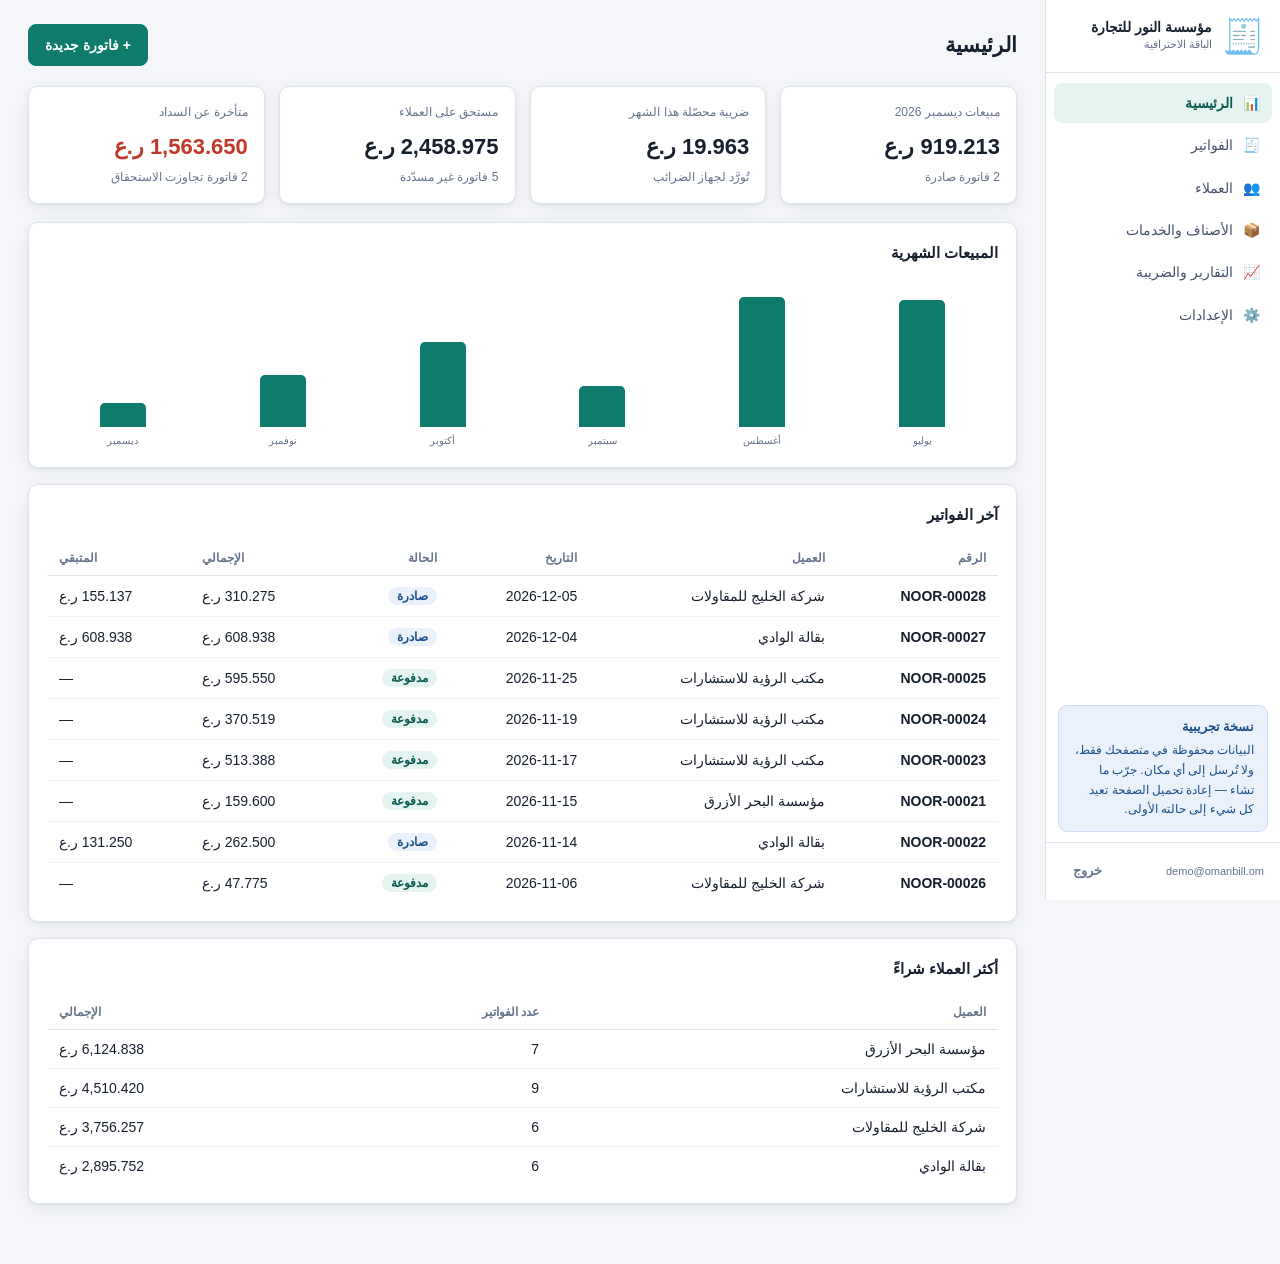
<file: demo/demo.html>
<title>نظام الفوترة — سلطنة عُمان</title>
<style>
/* نظام الفوترة — التنسيق. عربي أولًا، واتجاه من اليمين لليسار. */

:root {
  --bg: #f4f6f9;
  --surface: #ffffff;
  --border: #dfe4ec;
  --text: #17202e;
  --muted: #66748c;
  --primary: #0f7b6c;
  --primary-dark: #0a5c50;
  --primary-soft: #e6f4f1;
  --danger: #c0392b;
  --danger-soft: #fdecea;
  --warning: #b8860b;
  --warning-soft: #fdf6e3;
  --info-soft: #eaf1fb;
  --radius: 10px;
  --shadow: 0 1px 3px rgba(23, 32, 46, .08), 0 6px 20px rgba(23, 32, 46, .05);
}

* { box-sizing: border-box; }

body {
  margin: 0;
  background: var(--bg);
  color: var(--text);
  font-family: "Segoe UI", Tahoma, "Noto Naskh Arabic", "Arial", sans-serif;
  font-size: 15px;
  line-height: 1.6;
}

.hidden { display: none !important; }
.muted { color: var(--muted); }
.nowrap { white-space: nowrap; }

/* الأرقام تُقرأ من اليسار لليمين حتى داخل نص عربي */
.num {
  direction: ltr;
  display: inline-block;
  font-variant-numeric: tabular-nums;
  unicode-bidi: isolate;
}

/* ============================= شاشة الدخول ============================= */

.auth-screen {
  min-height: 100vh;
  display: grid;
  place-items: center;
  padding: 20px;
  background: linear-gradient(160deg, #0f7b6c 0%, #0a5c50 45%, #123049 100%);
}

.auth-card {
  width: 100%;
  max-width: 420px;
  background: var(--surface);
  border-radius: 14px;
  padding: 32px;
  box-shadow: 0 20px 60px rgba(0, 0, 0, .25);
}

.auth-brand { text-align: center; margin-bottom: 24px; }
.auth-brand h1 { margin: 8px 0 4px; font-size: 24px; }
.auth-brand p { margin: 0; font-size: 13px; }
.auth-logo { font-size: 34px; line-height: 1; }

.tabs {
  display: flex;
  gap: 4px;
  background: var(--bg);
  padding: 4px;
  border-radius: var(--radius);
  margin-bottom: 20px;
}

.tab {
  flex: 1;
  padding: 9px;
  border: 0;
  background: transparent;
  border-radius: 7px;
  cursor: pointer;
  font: inherit;
  font-size: 14px;
  color: var(--muted);
}

.tab.active { background: var(--surface); color: var(--text); font-weight: 600; box-shadow: var(--shadow); }

.auth-form { display: grid; gap: 14px; }

/* ============================= الحقول ============================= */

label { display: block; font-size: 13px; font-weight: 600; color: #3d4859; }

input, select, textarea {
  width: 100%;
  margin-top: 5px;
  padding: 9px 11px;
  border: 1px solid var(--border);
  border-radius: 8px;
  font: inherit;
  font-size: 14px;
  background: var(--surface);
  color: var(--text);
  font-weight: 400;
}

input:focus, select:focus, textarea:focus {
  outline: none;
  border-color: var(--primary);
  box-shadow: 0 0 0 3px var(--primary-soft);
}

input[type="number"], input.amount { direction: ltr; text-align: right; }
textarea { resize: vertical; min-height: 70px; }

/* ============================= الأزرار ============================= */

.btn {
  padding: 9px 16px;
  border: 1px solid transparent;
  border-radius: 8px;
  font: inherit;
  font-size: 14px;
  font-weight: 600;
  cursor: pointer;
  background: var(--surface);
  color: var(--text);
  border-color: var(--border);
  transition: background .12s, border-color .12s;
}

.btn:hover { background: #f7f9fc; }
.btn:disabled { opacity: .55; cursor: not-allowed; }

.btn-primary { background: var(--primary); border-color: var(--primary); color: #fff; }
.btn-primary:hover { background: var(--primary-dark); border-color: var(--primary-dark); }

.btn-danger { background: var(--danger); border-color: var(--danger); color: #fff; }
.btn-danger:hover { background: #a5321f; }

.btn-ghost { background: transparent; border-color: transparent; color: var(--muted); }
.btn-ghost:hover { background: rgba(0, 0, 0, .05); }

.btn-small { padding: 5px 10px; font-size: 13px; }
.btn-block { width: 100%; }

/* ============================= الهيكل ============================= */

.app { display: flex; min-height: 100vh; }

.sidebar {
  width: 235px;
  flex-shrink: 0;
  background: var(--surface);
  border-left: 1px solid var(--border);
  display: flex;
  flex-direction: column;
  position: sticky;
  top: 0;
  height: 100vh;
}

.sidebar-brand {
  padding: 18px 16px;
  border-bottom: 1px solid var(--border);
  display: flex;
  align-items: center;
  gap: 10px;
}

.sidebar-brand strong { display: block; font-size: 14px; line-height: 1.3; }
.sidebar-brand small { font-size: 11px; }

.nav { padding: 10px 8px; display: grid; gap: 2px; flex: 1; align-content: start; }

.nav-item {
  display: flex;
  align-items: center;
  gap: 10px;
  padding: 9px 12px;
  border: 0;
  background: transparent;
  border-radius: 8px;
  font: inherit;
  font-size: 14px;
  color: #47536a;
  cursor: pointer;
  text-align: right;
  width: 100%;
}

.nav-item:hover { background: var(--bg); }
.nav-item.active { background: var(--primary-soft); color: var(--primary-dark); font-weight: 600; }

.sidebar-footer {
  padding: 12px 16px;
  border-top: 1px solid var(--border);
  display: flex;
  align-items: center;
  justify-content: space-between;
  gap: 8px;
}

.sidebar-footer small { overflow: hidden; text-overflow: ellipsis; font-size: 11px; }

.main { flex: 1; padding: 24px 28px 60px; min-width: 0; }

.page-head {
  display: flex;
  align-items: center;
  justify-content: space-between;
  gap: 16px;
  margin-bottom: 20px;
  flex-wrap: wrap;
}

.page-head h2 { margin: 0; font-size: 21px; }
.page-actions { display: flex; gap: 8px; flex-wrap: wrap; }

/* ============================= البطاقات ============================= */

.card {
  background: var(--surface);
  border: 1px solid var(--border);
  border-radius: var(--radius);
  padding: 18px;
  box-shadow: var(--shadow);
}

.card + .card { margin-top: 16px; }
.card h3 { margin: 0 0 14px; font-size: 15px; }

.stat-grid {
  display: grid;
  grid-template-columns: repeat(auto-fit, minmax(190px, 1fr));
  gap: 14px;
  margin-bottom: 18px;
}

.stat {
  background: var(--surface);
  border: 1px solid var(--border);
  border-radius: var(--radius);
  padding: 16px;
  box-shadow: var(--shadow);
}

.stat-label { font-size: 12px; color: var(--muted); margin-bottom: 6px; }
.stat-value { font-size: 22px; font-weight: 700; }
.stat-value small { font-size: 12px; font-weight: 400; color: var(--muted); }
.stat-note { font-size: 12px; color: var(--muted); margin-top: 4px; }
.stat.alert .stat-value { color: var(--danger); }

/* ============================= الجداول ============================= */

.table-wrap { overflow-x: auto; }

table { width: 100%; border-collapse: collapse; font-size: 14px; }

th {
  text-align: right;
  padding: 10px 12px;
  font-size: 12px;
  font-weight: 600;
  color: var(--muted);
  border-bottom: 1px solid var(--border);
  white-space: nowrap;
}

td { padding: 11px 12px; border-bottom: 1px solid #eef1f6; vertical-align: middle; }
tbody tr:last-child td { border-bottom: 0; }
tbody tr.clickable { cursor: pointer; }
tbody tr.clickable:hover { background: #f8fafc; }

.text-end { text-align: left; }
.total-row td { font-weight: 700; border-top: 2px solid var(--border); }

/* ============================= الشارات ============================= */

.badge {
  display: inline-block;
  padding: 2px 9px;
  border-radius: 20px;
  font-size: 12px;
  font-weight: 600;
  white-space: nowrap;
}

.badge-draft { background: #eceff3; color: #5b6678; }
.badge-sent { background: var(--info-soft); color: #1b4f8a; }
.badge-paid { background: var(--primary-soft); color: var(--primary-dark); }
.badge-cancelled { background: #f1f2f4; color: #8a93a2; text-decoration: line-through; }
.badge-overdue { background: var(--danger-soft); color: var(--danger); }

/* ============================= الرسائل ============================= */

.error-box {
  background: var(--danger-soft);
  color: var(--danger);
  border: 1px solid #f5c6c0;
  border-radius: 8px;
  padding: 10px 12px;
  font-size: 13px;
  margin: 14px 0 0;
}

.notice {
  background: var(--warning-soft);
  border: 1px solid #f0e0b0;
  color: #7a5c04;
  border-radius: 8px;
  padding: 12px 14px;
  font-size: 13px;
  margin-bottom: 16px;
}

.empty { text-align: center; padding: 44px 20px; color: var(--muted); }
.empty-icon { font-size: 40px; display: block; margin-bottom: 10px; }

.toast {
  position: fixed;
  bottom: 22px;
  left: 22px;
  background: #17202e;
  color: #fff;
  padding: 11px 18px;
  border-radius: 8px;
  font-size: 14px;
  box-shadow: 0 8px 30px rgba(0, 0, 0, .3);
  z-index: 90;
  max-width: 380px;
}

.toast.error { background: var(--danger); }

/* ============================= النافذة المنبثقة ============================= */

.modal-backdrop {
  position: fixed;
  inset: 0;
  background: rgba(15, 22, 33, .5);
  display: grid;
  place-items: center;
  padding: 20px;
  z-index: 100;
  overflow-y: auto;
}

.modal {
  background: var(--surface);
  border-radius: 12px;
  width: 100%;
  max-width: 560px;
  max-height: 90vh;
  overflow-y: auto;
  box-shadow: 0 24px 70px rgba(0, 0, 0, .3);
}

.modal-head {
  display: flex;
  align-items: center;
  justify-content: space-between;
  padding: 16px 20px;
  border-bottom: 1px solid var(--border);
  position: sticky;
  top: 0;
  background: var(--surface);
  border-radius: 12px 12px 0 0;
}

.modal-head h3 { margin: 0; font-size: 16px; }
.modal-body { padding: 20px; }
.modal-form { display: grid; gap: 14px; }
.modal-actions { display: flex; gap: 8px; justify-content: flex-start; margin-top: 6px; }

.form-row { display: grid; grid-template-columns: 1fr 1fr; gap: 14px; }

/* ============================= محرر الفاتورة ============================= */

.line-table { width: 100%; border-collapse: collapse; }
.line-table th { font-size: 12px; padding: 6px 8px; }
.line-table td { padding: 5px 4px; border-bottom: 0; }
.line-table input, .line-table select { margin-top: 0; padding: 7px 9px; font-size: 14px; }

.totals-box {
  margin-top: 18px;
  margin-right: auto;
  max-width: 340px;
  background: var(--bg);
  border-radius: var(--radius);
  padding: 14px 16px;
}

.totals-row { display: flex; justify-content: space-between; padding: 5px 0; font-size: 14px; }
.totals-row.grand { border-top: 1px solid var(--border); margin-top: 6px; padding-top: 10px; font-size: 17px; font-weight: 700; }

/* ============================= الرسم البياني ============================= */

.chart { display: flex; align-items: flex-end; gap: 8px; height: 170px; padding-top: 10px; }
.chart-col { flex: 1; display: flex; flex-direction: column; align-items: center; gap: 6px; min-width: 0; }
.chart-bar { width: 100%; max-width: 46px; background: var(--primary); border-radius: 5px 5px 0 0; min-height: 3px; transition: opacity .12s; }
.chart-bar:hover { opacity: .75; }
.chart-label { font-size: 10px; color: var(--muted); white-space: nowrap; }

/* ============================= الفاتورة المطبوعة ============================= */

.print-only { display: none; }

.invoice-sheet {
  background: #fff;
  padding: 30px;
  border: 1px solid var(--border);
  border-radius: var(--radius);
}

.invoice-header { display: flex; justify-content: space-between; gap: 24px; border-bottom: 2px solid var(--primary); padding-bottom: 16px; margin-bottom: 18px; }
.invoice-title { font-size: 22px; font-weight: 700; margin: 0 0 4px; }
.invoice-supplier h4 { margin: 0 0 6px; font-size: 17px; }
.invoice-meta { text-align: left; font-size: 13px; }
.invoice-meta div { margin-bottom: 3px; }

.invoice-parties { display: grid; grid-template-columns: 1fr 1fr; gap: 20px; margin-bottom: 18px; }
.party-box { background: var(--bg); border-radius: 8px; padding: 12px 14px; font-size: 13px; }
.party-box h5 { margin: 0 0 6px; font-size: 12px; color: var(--muted); font-weight: 600; }
.party-box strong { font-size: 15px; }

.invoice-lines { width: 100%; border-collapse: collapse; font-size: 13px; margin-bottom: 16px; }
.invoice-lines th { background: var(--bg); padding: 9px 10px; border: 1px solid var(--border); font-size: 12px; color: var(--text); }
.invoice-lines td { padding: 9px 10px; border: 1px solid var(--border); }

.invoice-footer { display: flex; justify-content: space-between; gap: 24px; align-items: flex-start; }
.invoice-notes { font-size: 12px; color: var(--muted); max-width: 300px; }

@media print {
  @page { size: A4; margin: 14mm; }
  body { background: #fff; font-size: 12px; }
  .sidebar, .page-head, .no-print, .toast, .modal-backdrop { display: none !important; }
  .app { display: block; }
  .main { padding: 0; }
  .print-only { display: block; }
  .invoice-sheet { border: 0; padding: 0; border-radius: 0; box-shadow: none; }
  .party-box, .invoice-lines th { background: #f4f6f9 !important; -webkit-print-color-adjust: exact; print-color-adjust: exact; }
  .invoice-header { border-bottom-color: #0f7b6c !important; -webkit-print-color-adjust: exact; print-color-adjust: exact; }
}

/* ============================= الشاشات الصغيرة ============================= */

@media (max-width: 820px) {
  .app { flex-direction: column; }
  .sidebar { width: 100%; height: auto; position: static; border-left: 0; border-bottom: 1px solid var(--border); }
  .nav { grid-auto-flow: column; overflow-x: auto; padding: 8px; }
  .nav-item { white-space: nowrap; }
  .nav-item span { display: none; }
  .main { padding: 16px; }
  .form-row, .invoice-parties { grid-template-columns: 1fr; }
  .invoice-header, .invoice-footer { flex-direction: column; }
  .invoice-meta { text-align: right; }
}


/* شارة النسخة التجريبية — داخل الشريط الجانبي حتى لا تحجب أي بيانات */
.demo-badge {
  margin: 10px 12px;
  padding: 11px 13px;
  background: var(--info-soft);
  border: 1px solid #cddef5;
  border-radius: 9px;
  color: #1b4f8a;
  font-size: 12px;
  line-height: 1.65;
}

.demo-badge strong { display: block; margin-bottom: 3px; font-size: 12.5px; }

@media (max-width: 820px) {
  .demo-badge { margin: 0 12px 10px; }
}

</style>

<!-- ================= شاشة الدخول والتسجيل ================= -->
<div id="auth-screen" class="auth-screen hidden">
  <div class="auth-card">
    <div class="auth-brand">
      <span class="auth-logo">🧾</span>
      <h1>نظام الفوترة</h1>
      <p class="muted">فواتير ضريبية نظامية للمنشآت الصغيرة في سلطنة عُمان</p>
    </div>

    <div class="tabs" role="tablist">
      <button class="tab active" data-auth-tab="login" role="tab">تسجيل الدخول</button>
      <button class="tab" data-auth-tab="register" role="tab">حساب جديد</button>
    </div>

    <form id="login-form" class="auth-form">
      <label>البريد الإلكتروني
        <input type="email" name="email" required autocomplete="username">
      </label>
      <label>كلمة المرور
        <input type="password" name="password" required autocomplete="current-password">
      </label>
      <button type="submit" class="btn btn-primary btn-block">دخول</button>
    </form>

    <form id="register-form" class="auth-form hidden">
      <label>اسم المنشأة
        <input type="text" name="org_name" required placeholder="مثال: مؤسسة النور للتجارة">
      </label>
      <label>اسمك
        <input type="text" name="name" autocomplete="name">
      </label>
      <label>البريد الإلكتروني
        <input type="email" name="email" required autocomplete="username">
      </label>
      <label>كلمة المرور
        <input type="password" name="password" required minlength="8" autocomplete="new-password">
        <small class="muted">٨ أحرف على الأقل</small>
      </label>
      <button type="submit" class="btn btn-primary btn-block">إنشاء الحساب</button>
    </form>

    <p id="auth-error" class="error-box hidden"></p>
  </div>
</div>

<!-- ================= التطبيق ================= -->
<div id="app" class="app hidden">
  <aside class="sidebar">
    <div class="sidebar-brand">
      <span class="auth-logo">🧾</span>
      <div>
        <strong id="org-name">—</strong>
        <small class="muted" id="plan-badge"></small>
      </div>
    </div>

    <nav class="nav">
      <button class="nav-item active" data-view="dashboard"><span>📊</span> الرئيسية</button>
      <button class="nav-item" data-view="invoices"><span>🧾</span> الفواتير</button>
      <button class="nav-item" data-view="customers"><span>👥</span> العملاء</button>
      <button class="nav-item" data-view="items"><span>📦</span> الأصناف والخدمات</button>
      <button class="nav-item" data-view="reports"><span>📈</span> التقارير والضريبة</button>
      <button class="nav-item" data-view="settings"><span>⚙️</span> الإعدادات</button>
    </nav>

    <div class="demo-badge no-print">
  <strong>نسخة تجريبية</strong>
  البيانات محفوظة في متصفحك فقط، ولا تُرسل إلى أي مكان. جرّب ما تشاء —
  إعادة تحميل الصفحة تعيد كل شيء إلى حالته الأولى.
</div>

    <div class="sidebar-footer">
      <small class="muted" id="user-email"></small>
      <button class="btn btn-ghost btn-small" id="logout-btn">خروج</button>
    </div>
  </aside>

  <main class="main">
    <div id="view-container"></div>
  </main>
</div>

<div id="toast" class="toast hidden"></div>

<!-- نافذة منبثقة عامة -->
<div id="modal-backdrop" class="modal-backdrop hidden">
  <div class="modal" role="dialog" aria-modal="true">
    <div class="modal-head">
      <h3 id="modal-title"></h3>
      <button class="btn btn-ghost btn-small" id="modal-close" aria-label="إغلاق">✕</button>
    </div>
    <div id="modal-body"></div>
  </div>
</div>

<script>
// الصفحة المنشورة لا تسمح بضبط سمات <html> مباشرة، فنضبط الاتجاه من الكود
document.documentElement.setAttribute('dir', 'rtl');
document.documentElement.setAttribute('lang', 'ar');
</script>

<script>
/* طبقة تحاكي الخادم داخل المتصفح، للنسخة التجريبية فقط.

   الغرض: تشغيل واجهة البرنامج الحقيقية (web/app.js) كما هي، بلا أي تعديل،
   مع استبدال الخادم بذاكرة داخل الصفحة. أي اختلاف في السلوك بين هذه الطبقة
   والخادم الحقيقي هو خطأ في هذا الملف، لا في البرنامج.

   البيانات هنا في ذاكرة المتصفح فقط: تختفي عند إعادة تحميل الصفحة، ولا
   تُرسل إلى أي مكان. */

(function () {
  'use strict';

  // ------------------------------------------------------- حساب المبالغ

  const BAISA = 1000;
  const RATES = { standard: 500, zero: 0, exempt: 0 };
  const ARABIC_DIGITS = { '٠':'0','١':'1','٢':'2','٣':'3','٤':'4','٥':'5','٦':'6','٧':'7','٨':'8','٩':'9' };

  function toNumberText(value) {
    return String(value == null ? '' : value)
      .trim()
      .replace(/[،,٬]/g, '')
      .replace(/٫/g, '.')
      .replace(/[٠-٩]/g, (d) => ARABIC_DIGITS[d]);
  }

  /** يحوّل مبلغًا بالريال إلى بيسة (عدد صحيح). */
  function parseAmount(value) {
    const text = toNumberText(value);
    if (text === '') return 0;
    const number = Number(text);
    if (!isFinite(number)) throw new DemoError('قيمة المبلغ غير صالحة');
    return Math.round(number * BAISA);
  }

  /** يحوّل كمية إلى أجزاء الألف. */
  function parseQuantity(value) {
    const text = toNumberText(value);
    if (text === '') return 0;
    const number = Number(text);
    if (!isFinite(number)) throw new DemoError('قيمة الكمية غير صالحة');
    return Math.round(number * BAISA);
  }

  /** نفس ترتيب الخادم: الخصم أولًا، ثم الضريبة على الصافي بعد الخصم. */
  function lineTotals(unitPrice, quantity, rateBp, discountBaisa) {
    const gross = Math.round((unitPrice * quantity) / BAISA);
    const discount = Math.min(discountBaisa || 0, gross);
    const taxable = gross - discount;
    const vat = Math.round((taxable * rateBp) / 10000);
    return { gross, discount, taxable, vat, total: taxable + vat };
  }

  function formatMoney(baisa) {
    const value = Math.abs(Math.round(baisa || 0));
    return (baisa < 0 ? '-' : '') +
      Math.floor(value / BAISA).toLocaleString('en-US') + '.' +
      String(value % BAISA).padStart(3, '0');
  }

  function todayText() {
    const now = new Date();
    return new Date(now.getTime() - now.getTimezoneOffset() * 60000).toISOString().slice(0, 10);
  }

  function DemoError(message) { this.message = message; }
  DemoError.prototype = Object.create(Error.prototype);

  // ------------------------------------------------------- حالة النسخة التجريبية

  const store = {
    loggedIn: true,   // النسخة التجريبية تبدأ من داخل البرنامج مباشرة
    org: {
      id: 1,
      name: 'مؤسسة النور للتجارة',
      vat_number: 'OM1100234567',
      cr_number: '1234567',
      address: 'روي، مسقط، سلطنة عُمان',
      phone: '92345678',
      email: 'info@alnoor.om',
      invoice_prefix: 'NOOR',
      next_invoice_no: 1,
      plan: 'pro',
    },
    user: { id: 1, org_id: 1, email: 'demo@omanbill.om', name: 'ناصر' },
    customers: [],
    items: [],
    invoices: [],
    nextIds: { customer: 1, item: 1, invoice: 1, payment: 1 },
  };

  const PLAN_LIMITS = {
    free: { invoices_per_month: 10, customers: 25, label: 'المجانية' },
    pro: { invoices_per_month: null, customers: null, label: 'الاحترافية' },
  };

  function orgPayload() {
    return Object.assign({}, store.org, { plan_limits: PLAN_LIMITS[store.org.plan] });
  }

  function nextInvoiceNumber() {
    const sequence = store.org.next_invoice_no++;
    return store.org.invoice_prefix + '-' + String(sequence).padStart(5, '0');
  }

  // ------------------------------------------------------- بناء الفاتورة

  function prepareLines(rawLines) {
    if (!Array.isArray(rawLines) || !rawLines.length) {
      throw new DemoError('الفاتورة يجب أن تحتوي على بند واحد على الأقل');
    }
    return rawLines.map((raw, position) => {
      const description = String(raw.description || '').trim();
      if (!description) throw new DemoError('وصف البند رقم ' + (position + 1) + ' مطلوب');

      const category = String(raw.vat_category || 'standard');
      if (!(category in RATES)) throw new DemoError('الفئة الضريبية غير معروفة');

      const quantity = parseQuantity(raw.quantity);
      if (quantity <= 0) {
        throw new DemoError('كمية البند رقم ' + (position + 1) + ' يجب أن تكون أكبر من صفر');
      }

      const unitPrice = parseAmount(raw.unit_price);
      const rateBp = RATES[category];
      const computed = lineTotals(unitPrice, quantity, rateBp, parseAmount(raw.discount));

      return {
        id: position + 1,
        position: position,
        description: description,
        unit: String(raw.unit || 'قطعة').trim() || 'قطعة',
        quantity: quantity,
        unit_price: unitPrice,
        discount: computed.discount,
        vat_category: category,
        vat_rate_bp: rateBp,
        taxable: computed.taxable,
        vat_amount: computed.vat,
        line_total: computed.total,
      };
    });
  }

  function checkMonthlyLimit(issueDate) {
    const limit = PLAN_LIMITS[store.org.plan].invoices_per_month;
    if (limit === null) return;
    const month = issueDate.slice(0, 7);
    const used = store.invoices.filter(
      (inv) => inv.issue_date.slice(0, 7) === month && inv.status !== 'cancelled').length;
    if (used >= limit) {
      throw new DemoError('الباقة المجانية تسمح بـ ' + limit +
        ' فواتير شهريًا. رقّ إلى الباقة الاحترافية لإصدار فواتير بلا حد.');
    }
  }

  function buildInvoice(data, existing) {
    const issueDate = data.issue_date || todayText();
    const dueDate = data.due_date || '';
    if (dueDate && dueDate < issueDate) {
      throw new DemoError('تاريخ الاستحقاق لا يمكن أن يسبق تاريخ الإصدار');
    }

    const lines = prepareLines(data.lines);
    const totals = lines.reduce((sum, line) => ({
      gross: sum.gross + line.taxable + line.discount,
      discount: sum.discount + line.discount,
      taxable: sum.taxable + line.taxable,
      vat: sum.vat + line.vat_amount,
      total: sum.total + line.line_total,
    }), { gross: 0, discount: 0, taxable: 0, vat: 0, total: 0 });

    const invoice = existing || {
      id: store.nextIds.invoice++,
      number: null,
      payments: [],
    };
    if (!invoice.number) {
      checkMonthlyLimit(issueDate);
      invoice.number = nextInvoiceNumber();
    }

    invoice.customer_id = data.customer_id ? Number(data.customer_id) : null;
    invoice.issue_date = issueDate;
    invoice.due_date = dueDate;
    invoice.status = data.status || 'draft';
    invoice.notes = String(data.notes || '');
    invoice.lines = lines;
    invoice.gross_total = totals.gross;
    invoice.discount_total = totals.discount;
    invoice.taxable_total = totals.taxable;
    invoice.vat_total = totals.vat;
    invoice.grand_total = totals.total;
    return invoice;
  }

  function isOverdue(invoice, balance) {
    return invoice.status === 'sent' && !!invoice.due_date &&
           balance > 0 && invoice.due_date < todayText();
  }

  /** يبني نفس الشكل الذي يُرجعه الخادم لفاتورة واحدة. */
  function invoicePayload(invoice) {
    const paid = invoice.payments.reduce((sum, p) => sum + p.amount, 0);
    const balance = invoice.grand_total - paid;
    const customer = store.customers.find((c) => c.id === invoice.customer_id) || null;

    const buckets = {};
    invoice.lines.forEach((line) => {
      const bucket = buckets[line.vat_rate_bp] || (buckets[line.vat_rate_bp] = { taxable: 0, vat: 0 });
      bucket.taxable += line.taxable;
      bucket.vat += line.vat_amount;
    });

    return Object.assign({}, invoice, {
      customer: customer,
      customer_name: customer ? customer.name : '',
      paid_total: paid,
      balance: balance,
      is_overdue: isOverdue(invoice, balance),
      vat_breakdown: Object.keys(buckets)
        .map(Number).sort((a, b) => b - a)
        .map((rate) => ({ rate_bp: rate, taxable: buckets[rate].taxable, vat: buckets[rate].vat })),
    });
  }

  function findInvoice(id) {
    const invoice = store.invoices.find((candidate) => candidate.id === Number(id));
    if (!invoice) throw new DemoError('الفاتورة غير موجودة');
    return invoice;
  }

  // ------------------------------------------------------- البيانات التجريبية

  /** مولّد أرقام شبه عشوائي بنواة ثابتة، حتى تتكرر نفس البيانات كل مرة. */
  function makeRandom(seed) {
    let value = seed;
    return function () {
      value = (value * 1103515245 + 12345) & 0x7fffffff;
      return value / 0x7fffffff;
    };
  }

  function seedDemoData() {
    const random = makeRandom(20260810);
    const pick = (list) => list[Math.floor(random() * list.length)];

    [
      { name: 'شركة الخليج للمقاولات', vat_number: 'OM1100998877', phone: '99887766', address: 'الخوير، مسقط' },
      { name: 'مؤسسة البحر الأزرق', vat_number: 'OM1100445566', phone: '95441122', address: 'صحار' },
      { name: 'مكتب الرؤية للاستشارات', vat_number: 'OM1100223344', phone: '91223344', address: 'روي، مسقط' },
      { name: 'بقالة الوادي', vat_number: '', phone: '92556677', address: 'نزوى' },
    ].forEach((data) => {
      store.customers.push(Object.assign(
        { id: store.nextIds.customer++, email: '', notes: '', archived: 0 }, data));
    });

    [
      { name: 'استشارة هندسية', unit: 'ساعة', unit_price: 12750, vat_category: 'standard' },
      { name: 'تصميم هوية بصرية', unit: 'مشروع', unit_price: 250000, vat_category: 'standard' },
      { name: 'صيانة دورية', unit: 'زيارة', unit_price: 35500, vat_category: 'standard' },
      { name: 'توريد أثاث مكتبي', unit: 'قطعة', unit_price: 45500, vat_category: 'standard' },
      { name: 'خدمة تصدير', unit: 'شحنة', unit_price: 500000, vat_category: 'zero' },
    ].forEach((data) => {
      store.items.push(Object.assign({ id: store.nextIds.item++, archived: 0 }, data));
    });

    const now = new Date();
    for (let monthsAgo = 5; monthsAgo >= 0; monthsAgo--) {
      const count = 3 + Math.floor(random() * 4);
      for (let n = 0; n < count; n++) {
        const issue = new Date(now.getFullYear(), now.getMonth() - monthsAgo,
                               1 + Math.floor(random() * 25));
        if (issue > now) continue;
        const issueText = new Date(issue.getTime() - issue.getTimezoneOffset() * 60000)
          .toISOString().slice(0, 10);
        const due = new Date(issue.getTime() + 30 * 86400000);
        const dueText = new Date(due.getTime() - due.getTimezoneOffset() * 60000)
          .toISOString().slice(0, 10);

        const lines = [];
        const lineCount = 1 + Math.floor(random() * 3);
        for (let l = 0; l < lineCount; l++) {
          const item = pick(store.items);
          lines.push({
            description: item.name,
            unit: item.unit,
            quantity: String(pick([1, 1, 2, 3, '2.5'])),
            unit_price: formatMoney(item.unit_price),
            vat_category: item.vat_category,
          });
        }

        const invoice = buildInvoice({
          customer_id: pick(store.customers).id,
          issue_date: issueText,
          due_date: dueText,
          status: 'sent',
          notes: 'الدفع خلال 30 يومًا من تاريخ الفاتورة.',
          lines: lines,
        }, null);
        store.invoices.push(invoice);

        const roll = random();
        if (monthsAgo > 0 && roll < 0.8) {
          invoice.payments.push({
            id: store.nextIds.payment++, invoice_id: invoice.id,
            amount: invoice.grand_total, paid_on: issueText,
            method: pick(['cash', 'bank', 'cheque']), note: '',
          });
          invoice.status = 'paid';
        } else if (roll < 0.9) {
          invoice.payments.push({
            id: store.nextIds.payment++, invoice_id: invoice.id,
            amount: Math.round(invoice.grand_total / 2), paid_on: issueText,
            method: 'bank', note: 'دفعة أولى',
          });
        }
      }
    }
    store.invoices.sort((a, b) => (a.issue_date < b.issue_date ? -1 : 1));
  }

  // ------------------------------------------------------- التقارير

  const COUNTED = ['sent', 'paid'];

  function dashboardPayload() {
    const month = todayText().slice(0, 7);
    const counted = store.invoices.filter((inv) => COUNTED.indexOf(inv.status) >= 0);

    const monthly = {};
    counted.forEach((inv) => {
      const key = inv.issue_date.slice(0, 7);
      const bucket = monthly[key] || (monthly[key] = { month: key, taxable: 0, vat: 0, total: 0, count: 0 });
      bucket.taxable += inv.taxable_total;
      bucket.vat += inv.vat_total;
      bucket.total += inv.grand_total;
      bucket.count += 1;
    });

    const thisMonth = monthly[month] || { taxable: 0, vat: 0, total: 0, count: 0 };
    const sent = store.invoices.filter((inv) => inv.status === 'sent').map(invoicePayload);
    const overdue = sent.filter((inv) => inv.is_overdue);

    const byCustomer = {};
    counted.forEach((inv) => {
      if (!inv.customer_id) return;
      const bucket = byCustomer[inv.customer_id] ||
        (byCustomer[inv.customer_id] = { id: inv.customer_id, name: '', invoice_count: 0, total: 0 });
      const customer = store.customers.find((c) => c.id === inv.customer_id);
      bucket.name = customer ? customer.name : '—';
      bucket.invoice_count += 1;
      bucket.total += inv.grand_total;
    });

    return {
      summary: {
        month: month,
        month_sales_taxable: thisMonth.taxable,
        month_sales_vat: thisMonth.vat,
        month_sales_total: thisMonth.total,
        month_invoice_count: thisMonth.count,
        outstanding_balance: sent.reduce((sum, inv) => sum + inv.balance, 0),
        outstanding_count: sent.length,
        overdue_count: overdue.length,
        overdue_balance: overdue.reduce((sum, inv) => sum + inv.balance, 0),
        draft_count: store.invoices.filter((inv) => inv.status === 'draft').length,
      },
      monthly: Object.keys(monthly).sort().slice(-12).map((key) => monthly[key]),
      top_customers: Object.keys(byCustomer)
        .map((key) => byCustomer[key]).sort((a, b) => b.total - a.total).slice(0, 5),
      recent: listInvoices({}).slice(0, 8),
    };
  }

  function vatReturnPayload(from, to) {
    const buckets = {};
    let invoiceCount = 0;
    store.invoices.forEach((inv) => {
      if (COUNTED.indexOf(inv.status) < 0) return;
      if (inv.issue_date < from || inv.issue_date > to) return;
      invoiceCount += 1;
      inv.lines.forEach((line) => {
        const key = line.vat_category + '|' + line.vat_rate_bp;
        const bucket = buckets[key] ||
          (buckets[key] = { category: line.vat_category, rate_bp: line.vat_rate_bp, taxable: 0, vat: 0 });
        bucket.taxable += line.taxable;
        bucket.vat += line.vat_amount;
      });
    });
    const breakdown = Object.keys(buckets).map((key) => buckets[key])
      .sort((a, b) => b.rate_bp - a.rate_bp);
    return {
      date_from: from, date_to: to, invoice_count: invoiceCount, breakdown: breakdown,
      total_taxable: breakdown.reduce((sum, b) => sum + b.taxable, 0),
      total_vat: breakdown.reduce((sum, b) => sum + b.vat, 0),
    };
  }

  function listInvoices(filters) {
    const statusFilter = filters.status;
    const search = (filters.q || '').trim();
    return store.invoices
      .map(invoicePayload)
      .filter((inv) => !statusFilter || inv.status === statusFilter)
      .filter((inv) => !search ||
        inv.number.indexOf(search) >= 0 || (inv.customer_name || '').indexOf(search) >= 0)
      .sort((a, b) => (a.issue_date === b.issue_date
        ? b.id - a.id : (a.issue_date < b.issue_date ? 1 : -1)));
  }

  function csvExport(from, to) {
    const labels = { draft: 'مسودة', sent: 'صادرة', paid: 'مدفوعة', cancelled: 'ملغاة' };
    const rows = [[
      'رقم الفاتورة', 'تاريخ الإصدار', 'تاريخ الاستحقاق', 'الحالة', 'العميل',
      'الرقم الضريبي للعميل', 'المبلغ قبل الضريبة', 'ضريبة القيمة المضافة',
      'الإجمالي', 'المسدّد', 'المتبقي',
    ]];
    store.invoices
      .filter((inv) => inv.issue_date >= from && inv.issue_date <= to)
      .forEach((inv) => {
        const payload = invoicePayload(inv);
        rows.push([
          payload.number, payload.issue_date, payload.due_date,
          labels[payload.status] || payload.status,
          payload.customer ? payload.customer.name : '',
          payload.customer ? payload.customer.vat_number : '',
          formatMoney(payload.taxable_total), formatMoney(payload.vat_total),
          formatMoney(payload.grand_total), formatMoney(payload.paid_total),
          formatMoney(payload.balance),
        ]);
      });
    return '﻿' + rows
      .map((row) => row.map((cell) => '"' + String(cell).replace(/"/g, '""') + '"').join(','))
      .join('\r\n');
  }

  // ------------------------------------------------------- توجيه الطلبات

  function route(method, path, query, body) {
    // --- المصادقة
    if (path === '/api/me') {
      if (!store.loggedIn) return [401, { error: 'يجب تسجيل الدخول' }];
      return [200, { user: store.user, org: orgPayload() }];
    }
    if (path === '/api/login' && method === 'POST') {
      store.loggedIn = true;
      return [200, { user: store.user, org: orgPayload() }];
    }
    if (path === '/api/register' && method === 'POST') {
      store.loggedIn = true;
      if (body.org_name) store.org.name = String(body.org_name);
      return [200, { user: store.user, org: orgPayload() }];
    }
    if (path === '/api/logout' && method === 'POST') {
      store.loggedIn = false;
      return [200, { ok: true }];
    }
    if (!store.loggedIn) return [401, { error: 'يجب تسجيل الدخول' }];

    // --- المنشأة
    if (path === '/api/org' && method === 'PUT') {
      ['name', 'vat_number', 'cr_number', 'address', 'phone', 'email', 'invoice_prefix']
        .forEach((field) => {
          if (body[field] !== undefined) store.org[field] = String(body[field]).trim();
        });
      if (!store.org.name) throw new DemoError('اسم المنشأة مطلوب');
      if (!store.org.invoice_prefix) store.org.invoice_prefix = 'INV';
      return [200, { org: orgPayload() }];
    }
    if (path === '/api/org/plan' && method === 'POST') {
      if (!(body.plan in PLAN_LIMITS)) throw new DemoError('باقة غير معروفة');
      store.org.plan = body.plan;
      return [200, { org: orgPayload() }];
    }

    // --- العملاء
    if (path === '/api/customers' && method === 'GET') {
      return [200, { customers: store.customers.filter((c) => !c.archived) }];
    }
    if (path === '/api/customers' && method === 'POST') {
      const name = String(body.name || '').trim();
      if (!name) throw new DemoError('اسم العميل مطلوب');
      const limit = PLAN_LIMITS[store.org.plan].customers;
      if (limit !== null && store.customers.filter((c) => !c.archived).length >= limit) {
        throw new DemoError('الباقة المجانية تسمح بـ ' + limit +
          ' عميلًا. رقّ إلى الباقة الاحترافية للمزيد.');
      }
      const customer = {
        id: store.nextIds.customer++, name: name, archived: 0,
        vat_number: String(body.vat_number || ''), phone: String(body.phone || ''),
        email: String(body.email || ''), address: String(body.address || ''),
        notes: String(body.notes || ''),
      };
      store.customers.push(customer);
      return [200, { customer: customer }];
    }

    let match = path.match(/^\/api\/customers\/(\d+)$/);
    if (match) {
      const customer = store.customers.find((c) => c.id === Number(match[1]));
      if (!customer) throw new DemoError('العميل غير موجود');
      if (method === 'PUT') {
        const name = String(body.name || '').trim();
        if (!name) throw new DemoError('اسم العميل مطلوب');
        Object.assign(customer, {
          name: name, vat_number: String(body.vat_number || ''),
          phone: String(body.phone || ''), email: String(body.email || ''),
          address: String(body.address || ''), notes: String(body.notes || ''),
        });
        return [200, { customer: customer }];
      }
      if (method === 'DELETE') { customer.archived = 1; return [200, { ok: true }]; }
    }

    // --- الأصناف
    if (path === '/api/items' && method === 'GET') {
      return [200, { items: store.items.filter((item) => !item.archived) }];
    }
    if (path === '/api/items' && method === 'POST') {
      const name = String(body.name || '').trim();
      if (!name) throw new DemoError('اسم الصنف مطلوب');
      const item = {
        id: store.nextIds.item++, name: name, archived: 0,
        unit: String(body.unit || 'قطعة').trim() || 'قطعة',
        unit_price: parseAmount(body.unit_price),
        vat_category: (body.vat_category in RATES) ? body.vat_category : 'standard',
      };
      store.items.push(item);
      return [200, { item: item }];
    }

    match = path.match(/^\/api\/items\/(\d+)$/);
    if (match) {
      const item = store.items.find((candidate) => candidate.id === Number(match[1]));
      if (!item) throw new DemoError('الصنف غير موجود');
      if (method === 'PUT') {
        const name = String(body.name || '').trim();
        if (!name) throw new DemoError('اسم الصنف مطلوب');
        Object.assign(item, {
          name: name, unit: String(body.unit || 'قطعة').trim() || 'قطعة',
          unit_price: parseAmount(body.unit_price),
          vat_category: (body.vat_category in RATES) ? body.vat_category : 'standard',
        });
        return [200, { item: item }];
      }
      if (method === 'DELETE') { item.archived = 1; return [200, { ok: true }]; }
    }

    // --- الفواتير
    if (path === '/api/invoices' && method === 'GET') {
      return [200, { invoices: listInvoices(query) }];
    }
    if (path === '/api/invoices' && method === 'POST') {
      const invoice = buildInvoice(body, null);
      store.invoices.push(invoice);
      return [200, { invoice: invoicePayload(invoice) }];
    }

    match = path.match(/^\/api\/invoices\/(\d+)$/);
    if (match) {
      const invoice = findInvoice(match[1]);
      if (method === 'GET') return [200, { invoice: invoicePayload(invoice) }];
      if (method === 'PUT') {
        if (invoice.status === 'paid' || invoice.status === 'cancelled') {
          throw new DemoError('لا يمكن تعديل فاتورة مدفوعة أو ملغاة');
        }
        buildInvoice(body, invoice);
        return [200, { invoice: invoicePayload(invoice) }];
      }
      if (method === 'DELETE') {
        if (invoice.status !== 'draft') {
          throw new DemoError('لا يمكن حذف فاتورة صادرة — استخدم الإلغاء بدلًا من ذلك');
        }
        store.invoices.splice(store.invoices.indexOf(invoice), 1);
        return [200, { ok: true }];
      }
    }

    match = path.match(/^\/api\/invoices\/(\d+)\/status$/);
    if (match && method === 'POST') {
      const invoice = findInvoice(match[1]);
      invoice.status = body.status;
      return [200, { invoice: invoicePayload(invoice) }];
    }

    match = path.match(/^\/api\/invoices\/(\d+)\/payments$/);
    if (match && method === 'POST') {
      const invoice = findInvoice(match[1]);
      if (invoice.status === 'cancelled') {
        throw new DemoError('لا يمكن تسجيل دفعة على فاتورة ملغاة');
      }
      const payload = invoicePayload(invoice);
      const amount = parseAmount(body.amount);
      if (amount <= 0) throw new DemoError('مبلغ الدفعة يجب أن يكون أكبر من صفر');
      if (amount > payload.balance) {
        throw new DemoError('مبلغ الدفعة أكبر من المتبقي على الفاتورة');
      }
      invoice.payments.push({
        id: store.nextIds.payment++, invoice_id: invoice.id, amount: amount,
        paid_on: body.paid_on || todayText(), method: body.method || 'cash',
        note: String(body.note || ''),
      });
      if (payload.balance - amount <= 0) invoice.status = 'paid';
      return [200, { invoice: invoicePayload(invoice) }];
    }

    match = path.match(/^\/api\/invoices\/(\d+)\/payments\/(\d+)$/);
    if (match && method === 'DELETE') {
      const invoice = findInvoice(match[1]);
      const index = invoice.payments.findIndex((p) => p.id === Number(match[2]));
      if (index < 0) throw new DemoError('الدفعة غير موجودة');
      invoice.payments.splice(index, 1);
      if (invoice.status === 'paid' &&
          invoice.payments.reduce((sum, p) => sum + p.amount, 0) < invoice.grand_total) {
        invoice.status = 'sent';
      }
      return [200, { invoice: invoicePayload(invoice) }];
    }

    // --- التقارير
    if (path === '/api/reports/dashboard') return [200, dashboardPayload()];
    if (path === '/api/reports/vat') {
      return [200, { vat_return: vatReturnPayload(query.from, query.to) }];
    }

    return [404, { error: 'المسار غير موجود' }];
  }

  // ------------------------------------------------------- اعتراض الطلبات

  const realFetch = window.fetch.bind(window);

  window.fetch = function (input, options) {
    const url = typeof input === 'string' ? input : input.url;
    if (url.indexOf('/api/') !== 0) return realFetch(input, options);

    const config = options || {};
    const parsed = new URL(url, window.location.origin);
    const query = {};
    parsed.searchParams.forEach((value, key) => { query[key] = value; });

    let body = {};
    if (config.body) {
      try { body = JSON.parse(config.body); } catch (error) { body = {}; }
    }

    let status = 200;
    let payload;
    try {
      const result = route(config.method || 'GET', parsed.pathname, query, body);
      status = result[0];
      payload = result[1];
    } catch (error) {
      status = 400;
      payload = { error: error.message || 'حدث خطأ غير متوقع' };
    }

    return Promise.resolve(new Response(JSON.stringify(payload), {
      status: status,
      headers: { 'Content-Type': 'application/json; charset=utf-8' },
    }));
  };

  // تصدير Excel في الخادم الحقيقي تنزيل من رابط. هنا نولّد الملف في المتصفح،
  // فنعترض الضغطة قبل أن يصل إليها معالج الواجهة.
  document.addEventListener('click', function (event) {
    const button = event.target.closest && event.target.closest('#r-export');
    if (!button) return;
    event.preventDefault();
    event.stopImmediatePropagation();

    const from = document.getElementById('r-from').value;
    const to = document.getElementById('r-to').value;
    const blob = new Blob([csvExport(from, to)], { type: 'text/csv;charset=utf-8' });
    const link = document.createElement('a');
    link.href = URL.createObjectURL(blob);
    link.download = 'invoices-' + from + '-to-' + to + '.csv';
    document.body.appendChild(link);
    link.click();
    document.body.removeChild(link);
    URL.revokeObjectURL(link.href);
  }, true);

  seedDemoData();
})();

</script>

<script>
/* نظام الفوترة — منطق الواجهة.
   جافاسكربت خالص بلا أي مكتبة خارجية، حتى يعمل البرنامج بدون إنترنت. */

'use strict';

// ============================================================ الحالة

const state = {
  user: null,
  org: null,
  view: 'dashboard',
  customers: [],
  items: [],
  editor: null,   // الفاتورة قيد التحرير
  viewing: null,  // الفاتورة المعروضة
};

const BAISA = 1000;

const STATUS_LABELS = {
  draft: 'مسودة', sent: 'صادرة', paid: 'مدفوعة', cancelled: 'ملغاة',
};

const VAT_LABELS = {
  standard: 'أساسية 5%', zero: 'صفرية 0%', exempt: 'معفاة',
};

const PAYMENT_METHODS = {
  cash: 'نقدًا', bank: 'تحويل بنكي', card: 'بطاقة', cheque: 'شيك', other: 'أخرى',
};

const MONTH_NAMES = ['يناير', 'فبراير', 'مارس', 'أبريل', 'مايو', 'يونيو',
                     'يوليو', 'أغسطس', 'سبتمبر', 'أكتوبر', 'نوفمبر', 'ديسمبر'];

// ============================================================ أدوات

/** يهرّب النص قبل إدراجه في HTML. كل قيمة قادمة من المستخدم تمر من هنا. */
function esc(value) {
  if (value === null || value === undefined) return '';
  return String(value)
    .replace(/&/g, '&amp;').replace(/</g, '&lt;').replace(/>/g, '&gt;')
    .replace(/"/g, '&quot;').replace(/'/g, '&#39;');
}

/** يعرض مبلغًا بالبيسة على هيئة نص بثلاث خانات عشرية. */
function money(baisa) {
  const negative = baisa < 0;
  const value = Math.abs(Math.round(baisa || 0));
  const rials = Math.floor(value / BAISA);
  const fraction = String(value % BAISA).padStart(3, '0');
  return (negative ? '-' : '') + rials.toLocaleString('en-US') + '.' + fraction;
}

/** يعرض المبلغ مع رمز العملة داخل عنصر يحافظ على اتجاه الأرقام. */
function amountHtml(baisa) {
  return `<span class="num">${esc(money(baisa))}</span> ر.ع`;
}

function qty(milli) {
  const value = (milli || 0) / BAISA;
  return Number.isInteger(value) ? String(value) : String(parseFloat(value.toFixed(3)));
}

function today() {
  const now = new Date();
  const offset = now.getTimezoneOffset() * 60000;
  return new Date(now.getTime() - offset).toISOString().slice(0, 10);
}

function addDays(dateText, days) {
  const date = new Date(dateText + 'T00:00:00');
  date.setDate(date.getDate() + days);
  return date.toISOString().slice(0, 10);
}

function monthLabel(yyyymm) {
  const [year, month] = yyyymm.split('-');
  return `${MONTH_NAMES[parseInt(month, 10) - 1]} ${year}`;
}

function statusBadge(invoice) {
  if (invoice.is_overdue) return '<span class="badge badge-overdue">متأخرة</span>';
  const status = invoice.status;
  return `<span class="badge badge-${esc(status)}">${esc(STATUS_LABELS[status] || status)}</span>`;
}

function toast(message, isError) {
  const element = document.getElementById('toast');
  element.textContent = message;
  element.className = 'toast' + (isError ? ' error' : '');
  clearTimeout(toast.timer);
  toast.timer = setTimeout(() => element.classList.add('hidden'), 3600);
}

// ============================================================ الاتصال بالخادم

async function api(path, options = {}) {
  const config = { method: options.method || 'GET', headers: {}, credentials: 'same-origin' };
  if (options.body !== undefined) {
    config.headers['Content-Type'] = 'application/json';
    config.body = JSON.stringify(options.body);
  }

  let response;
  try {
    response = await fetch(path, config);
  } catch (error) {
    throw new Error('تعذّر الاتصال بالخادم. تأكد أن البرنامج ما زال يعمل.');
  }

  if (response.status === 401 && state.user) {
    // انتهت الجلسة أثناء الاستخدام
    state.user = null;
    showAuth();
    throw new Error('انتهت الجلسة، سجّل الدخول من جديد');
  }

  const text = await response.text();
  let payload = {};
  if (text) {
    try { payload = JSON.parse(text); } catch (error) { payload = {}; }
  }

  if (!response.ok) throw new Error(payload.error || 'حدث خطأ غير متوقع');
  return payload;
}

// ============================================================ الدخول

function showAuth() {
  document.getElementById('app').classList.add('hidden');
  document.getElementById('auth-screen').classList.remove('hidden');
}

function showApp() {
  document.getElementById('auth-screen').classList.add('hidden');
  document.getElementById('app').classList.remove('hidden');
  document.getElementById('org-name').textContent = state.org.name;
  document.getElementById('user-email').textContent = state.user.email;

  const badge = document.getElementById('plan-badge');
  const limits = state.org.plan_limits;
  badge.textContent = 'الباقة ' + (limits ? limits.label : '');
}

function authError(message) {
  const box = document.getElementById('auth-error');
  if (!message) { box.classList.add('hidden'); return; }
  box.textContent = message;
  box.classList.remove('hidden');
}

function setupAuthScreen() {
  document.querySelectorAll('[data-auth-tab]').forEach((tab) => {
    tab.addEventListener('click', () => {
      const target = tab.dataset.authTab;
      document.querySelectorAll('[data-auth-tab]').forEach((t) => t.classList.toggle('active', t === tab));
      document.getElementById('login-form').classList.toggle('hidden', target !== 'login');
      document.getElementById('register-form').classList.toggle('hidden', target !== 'register');
      authError('');
    });
  });

  document.getElementById('login-form').addEventListener('submit', async (event) => {
    event.preventDefault();
    authError('');
    const data = Object.fromEntries(new FormData(event.target));
    const button = event.target.querySelector('button[type=submit]');
    button.disabled = true;
    try {
      const result = await api('/api/login', { method: 'POST', body: data });
      state.user = result.user;
      state.org = result.org;
      await afterLogin();
    } catch (error) {
      authError(error.message);
    } finally {
      button.disabled = false;
    }
  });

  document.getElementById('register-form').addEventListener('submit', async (event) => {
    event.preventDefault();
    authError('');
    const data = Object.fromEntries(new FormData(event.target));
    const button = event.target.querySelector('button[type=submit]');
    button.disabled = true;
    try {
      const result = await api('/api/register', { method: 'POST', body: data });
      state.user = result.user;
      state.org = result.org;
      await afterLogin();
      toast('أهلًا بك! أكمل بيانات منشأتك من الإعدادات لتظهر على فواتيرك.');
    } catch (error) {
      authError(error.message);
    } finally {
      button.disabled = false;
    }
  });
}

async function afterLogin() {
  await refreshLookups();
  showApp();
  navigate('dashboard');
}

async function refreshLookups() {
  const [customers, items] = await Promise.all([api('/api/customers'), api('/api/items')]);
  state.customers = customers.customers;
  state.items = items.items;
}

// ============================================================ التنقّل

function navigate(view) {
  state.view = view;
  document.querySelectorAll('.nav-item').forEach((item) => {
    item.classList.toggle('active', item.dataset.view === view);
  });
  window.scrollTo(0, 0);
  render();
}

const VIEWS = {
  dashboard: renderDashboard,
  invoices: renderInvoices,
  invoiceEditor: renderInvoiceEditor,
  invoiceView: renderInvoiceView,
  customers: renderCustomers,
  items: renderItems,
  reports: renderReports,
  settings: renderSettings,
};

function render() {
  const container = document.getElementById('view-container');
  container.innerHTML = '<div class="empty">جارٍ التحميل…</div>';
  const view = VIEWS[state.view];
  Promise.resolve(view(container)).catch((error) => {
    container.innerHTML = `<div class="error-box">${esc(error.message)}</div>`;
  });
}

// ============================================================ الرئيسية

async function renderDashboard(container) {
  const data = await api('/api/reports/dashboard');
  const summary = data.summary;

  const limits = state.org.plan_limits;
  let limitNotice = '';
  if (limits.invoices_per_month !== null) {
    const used = summary.month_invoice_count + summary.draft_count;
    const remaining = Math.max(0, limits.invoices_per_month - used);
    limitNotice = `<div class="notice">
      الباقة المجانية: بقي لك <strong>${remaining}</strong> من ${limits.invoices_per_month} فواتير هذا الشهر.
      <button class="btn btn-small btn-primary" onclick="upgradePlan()">الترقية للاحترافية</button>
    </div>`;
  }

  const maxTotal = Math.max(...data.monthly.map((m) => m.total), 1);
  const chart = data.monthly.length
    ? `<div class="chart">${data.monthly.map((month) => `
        <div class="chart-col" title="${esc(monthLabel(month.month))}: ${esc(money(month.total))} ر.ع">
          <div class="chart-bar" style="height:${Math.max(3, (month.total / maxTotal) * 130)}px"></div>
          <div class="chart-label">${esc(monthLabel(month.month).split(' ')[0])}</div>
        </div>`).join('')}</div>`
    : '<div class="empty">لا توجد مبيعات مسجّلة بعد.</div>';

  container.innerHTML = `
    <div class="page-head">
      <h2>الرئيسية</h2>
      <div class="page-actions">
        <button class="btn btn-primary" onclick="newInvoice()">+ فاتورة جديدة</button>
      </div>
    </div>

    ${limitNotice}

    <div class="stat-grid">
      <div class="stat">
        <div class="stat-label">مبيعات ${esc(monthLabel(summary.month))}</div>
        <div class="stat-value">${amountHtml(summary.month_sales_total)}</div>
        <div class="stat-note">${summary.month_invoice_count} فاتورة صادرة</div>
      </div>
      <div class="stat">
        <div class="stat-label">ضريبة محصّلة هذا الشهر</div>
        <div class="stat-value">${amountHtml(summary.month_sales_vat)}</div>
        <div class="stat-note">تُورَّد لجهاز الضرائب</div>
      </div>
      <div class="stat">
        <div class="stat-label">مستحق على العملاء</div>
        <div class="stat-value">${amountHtml(summary.outstanding_balance)}</div>
        <div class="stat-note">${summary.outstanding_count} فاتورة غير مسدّدة</div>
      </div>
      <div class="stat ${summary.overdue_count ? 'alert' : ''}">
        <div class="stat-label">متأخرة عن السداد</div>
        <div class="stat-value">${amountHtml(summary.overdue_balance)}</div>
        <div class="stat-note">${summary.overdue_count} فاتورة تجاوزت الاستحقاق</div>
      </div>
    </div>

    <div class="card">
      <h3>المبيعات الشهرية</h3>
      ${chart}
    </div>

    <div class="card">
      <h3>آخر الفواتير</h3>
      ${invoiceTable(data.recent)}
    </div>

    ${data.top_customers.length ? `<div class="card">
      <h3>أكثر العملاء شراءً</h3>
      <div class="table-wrap"><table>
        <thead><tr><th>العميل</th><th>عدد الفواتير</th><th class="text-end">الإجمالي</th></tr></thead>
        <tbody>${data.top_customers.map((customer) => `<tr>
          <td>${esc(customer.name)}</td>
          <td>${customer.invoice_count}</td>
          <td class="text-end">${amountHtml(customer.total)}</td>
        </tr>`).join('')}</tbody>
      </table></div>
    </div>` : ''}
  `;
}

// ============================================================ الفواتير

function invoiceTable(list) {
  if (!list.length) {
    return '<div class="empty"><span class="empty-icon">🧾</span>لا توجد فواتير بعد.</div>';
  }
  return `<div class="table-wrap"><table>
    <thead><tr>
      <th>الرقم</th><th>العميل</th><th>التاريخ</th><th>الحالة</th>
      <th class="text-end">الإجمالي</th><th class="text-end">المتبقي</th>
    </tr></thead>
    <tbody>${list.map((invoice) => `
      <tr class="clickable" onclick="openInvoice(${invoice.id})">
        <td class="nowrap"><strong>${esc(invoice.number)}</strong></td>
        <td>${esc(invoice.customer_name || '—')}</td>
        <td class="nowrap"><span class="num">${esc(invoice.issue_date)}</span></td>
        <td>${statusBadge(invoice)}</td>
        <td class="text-end nowrap">${amountHtml(invoice.grand_total)}</td>
        <td class="text-end nowrap">${invoice.balance > 0 ? amountHtml(invoice.balance) : '—'}</td>
      </tr>`).join('')}</tbody>
  </table></div>`;
}

async function renderInvoices(container) {
  const filter = renderInvoices.filter || {};
  const params = new URLSearchParams();
  if (filter.status) params.set('status', filter.status);
  if (filter.q) params.set('q', filter.q);
  params.set('limit', '200');

  const data = await api('/api/invoices?' + params.toString());

  container.innerHTML = `
    <div class="page-head">
      <h2>الفواتير</h2>
      <div class="page-actions">
        <input type="search" id="invoice-search" placeholder="بحث برقم الفاتورة أو العميل"
               value="${esc(filter.q || '')}" style="width:230px">
        <select id="invoice-status" style="width:150px">
          <option value="">كل الحالات</option>
          ${Object.entries(STATUS_LABELS).map(([value, label]) =>
            `<option value="${value}" ${filter.status === value ? 'selected' : ''}>${label}</option>`).join('')}
        </select>
        <button class="btn btn-primary" onclick="newInvoice()">+ فاتورة جديدة</button>
      </div>
    </div>
    <div class="card">${invoiceTable(data.invoices)}</div>
  `;

  const search = document.getElementById('invoice-search');
  let timer = null;
  search.addEventListener('input', () => {
    clearTimeout(timer);
    timer = setTimeout(() => {
      renderInvoices.filter = { ...filter, q: search.value.trim() };
      render();
    }, 320);
  });

  document.getElementById('invoice-status').addEventListener('change', (event) => {
    renderInvoices.filter = { ...filter, status: event.target.value };
    render();
  });
}

// ---------------------------------------------------------- محرر الفاتورة

function blankLine() {
  return { description: '', unit: 'قطعة', quantity: '1', unit_price: '', discount: '', vat_category: 'standard' };
}

function newInvoice() {
  state.editor = {
    id: null,
    customer_id: '',
    issue_date: today(),
    due_date: addDays(today(), 30),
    status: 'sent',
    notes: '',
    lines: [blankLine()],
  };
  navigate('invoiceEditor');
}

async function editInvoice(id) {
  const data = await api('/api/invoices/' + id);
  const invoice = data.invoice;
  state.editor = {
    id: invoice.id,
    customer_id: invoice.customer_id || '',
    issue_date: invoice.issue_date,
    due_date: invoice.due_date,
    status: invoice.status,
    notes: invoice.notes,
    lines: invoice.lines.map((line) => ({
      description: line.description,
      unit: line.unit,
      quantity: qty(line.quantity),
      unit_price: money(line.unit_price),
      discount: line.discount ? money(line.discount) : '',
      vat_category: line.vat_category,
    })),
  };
  navigate('invoiceEditor');
}

/** يحسب مجاميع المعاينة في المتصفح. الخادم يعيد الحساب دائمًا عند الحفظ. */
function previewTotals(lines) {
  let taxable = 0;
  let vat = 0;
  lines.forEach((line) => {
    const quantity = Math.round((parseFloat(line.quantity) || 0) * BAISA);
    const price = Math.round((parseFloat(line.unit_price) || 0) * BAISA);
    const discount = Math.round((parseFloat(line.discount) || 0) * BAISA);
    const gross = Math.round((price * quantity) / BAISA);
    const net = Math.max(0, gross - Math.min(discount, gross));
    const rate = line.vat_category === 'standard' ? 500 : 0;
    taxable += net;
    vat += Math.round((net * rate) / 10000);
  });
  return { taxable, vat, total: taxable + vat };
}

function renderInvoiceEditor(container) {
  const editor = state.editor;
  const totals = previewTotals(editor.lines);

  container.innerHTML = `
    <div class="page-head">
      <h2>${editor.id ? 'تعديل فاتورة' : 'فاتورة جديدة'}</h2>
      <div class="page-actions">
        <button class="btn" onclick="navigate('invoices')">إلغاء</button>
        <button class="btn btn-primary" id="save-invoice">حفظ الفاتورة</button>
      </div>
    </div>

    <div class="card">
      <div class="form-row">
        <label>العميل
          <select id="f-customer">
            <option value="">— بدون عميل محدد —</option>
            ${state.customers.map((customer) => `<option value="${customer.id}"
              ${String(editor.customer_id) === String(customer.id) ? 'selected' : ''}>${esc(customer.name)}</option>`).join('')}
          </select>
        </label>
        <label>الحالة
          <select id="f-status">
            <option value="draft" ${editor.status === 'draft' ? 'selected' : ''}>مسودة</option>
            <option value="sent" ${editor.status === 'sent' ? 'selected' : ''}>صادرة</option>
          </select>
        </label>
      </div>
      <div class="form-row" style="margin-top:14px">
        <label>تاريخ الإصدار
          <input type="date" id="f-issue" value="${esc(editor.issue_date)}">
        </label>
        <label>تاريخ الاستحقاق
          <input type="date" id="f-due" value="${esc(editor.due_date)}">
        </label>
      </div>
    </div>

    <div class="card">
      <h3>البنود</h3>
      <div class="table-wrap">
        <table class="line-table">
          <thead><tr>
            <th style="min-width:190px">الوصف</th>
            <th style="width:90px">الكمية</th>
            <th style="width:80px">الوحدة</th>
            <th style="width:120px">سعر الوحدة</th>
            <th style="width:110px">الخصم</th>
            <th style="width:130px">الضريبة</th>
            <th style="width:120px" class="text-end">الإجمالي</th>
            <th style="width:40px"></th>
          </tr></thead>
          <tbody id="lines-body">${editor.lines.map(lineRow).join('')}</tbody>
        </table>
      </div>

      <div style="margin-top:12px; display:flex; gap:8px; flex-wrap:wrap">
        <button class="btn btn-small" onclick="addLine()">+ إضافة بند</button>
        ${state.items.length ? `<select id="item-picker" style="width:220px">
          <option value="">إضافة من الأصناف المحفوظة…</option>
          ${state.items.map((item) => `<option value="${item.id}">${esc(item.name)} — ${esc(money(item.unit_price))}</option>`).join('')}
        </select>` : ''}
      </div>

      <div class="totals-box">
        <div class="totals-row"><span>المجموع قبل الضريبة</span><span data-total="taxable">${amountHtml(totals.taxable)}</span></div>
        <div class="totals-row"><span>ضريبة القيمة المضافة</span><span data-total="vat">${amountHtml(totals.vat)}</span></div>
        <div class="totals-row grand"><span>الإجمالي</span><span data-total="total">${amountHtml(totals.total)}</span></div>
      </div>
    </div>

    <div class="card">
      <label>ملاحظات تظهر على الفاتورة
        <textarea id="f-notes" placeholder="شروط الدفع، رقم الحساب البنكي، شكر للعميل…">${esc(editor.notes)}</textarea>
      </label>
    </div>
  `;

  bindEditor();
}

function lineRow(line, index) {
  return `<tr data-index="${index}">
    <td><input type="text" data-field="description" value="${esc(line.description)}" placeholder="وصف السلعة أو الخدمة"></td>
    <td><input type="text" inputmode="decimal" class="amount" data-field="quantity" value="${esc(line.quantity)}"></td>
    <td><input type="text" data-field="unit" value="${esc(line.unit)}"></td>
    <td><input type="text" inputmode="decimal" class="amount" data-field="unit_price" value="${esc(line.unit_price)}" placeholder="0.000"></td>
    <td><input type="text" inputmode="decimal" class="amount" data-field="discount" value="${esc(line.discount)}" placeholder="0.000"></td>
    <td><select data-field="vat_category">
      ${Object.entries(VAT_LABELS).map(([value, label]) =>
        `<option value="${value}" ${line.vat_category === value ? 'selected' : ''}>${label}</option>`).join('')}
    </select></td>
    <td class="text-end nowrap">${amountHtml(previewTotals([line]).total)}</td>
    <td><button class="btn btn-ghost btn-small" onclick="removeLine(${index})" title="حذف البند">✕</button></td>
  </tr>`;
}

function bindEditor() {
  document.getElementById('lines-body').addEventListener('input', (event) => {
    const field = event.target.dataset.field;
    if (!field) return;
    const index = parseInt(event.target.closest('tr').dataset.index, 10);
    state.editor.lines[index][field] = event.target.value;
    updateEditorTotals(index);
  });

  document.getElementById('lines-body').addEventListener('change', (event) => {
    if (event.target.dataset.field === 'vat_category') {
      const index = parseInt(event.target.closest('tr').dataset.index, 10);
      state.editor.lines[index].vat_category = event.target.value;
      updateEditorTotals(index);
    }
  });

  const picker = document.getElementById('item-picker');
  if (picker) {
    picker.addEventListener('change', () => {
      const item = state.items.find((candidate) => String(candidate.id) === picker.value);
      picker.value = '';
      if (!item) return;
      // نستبدل البند الفارغ الأول بدل إضافة صف زائد
      const blank = state.editor.lines.findIndex((line) => !line.description && !line.unit_price);
      const line = {
        description: item.name, unit: item.unit, quantity: '1',
        unit_price: money(item.unit_price), discount: '', vat_category: item.vat_category,
      };
      if (blank >= 0) state.editor.lines[blank] = line;
      else state.editor.lines.push(line);
      render();
    });
  }

  ['customer', 'status', 'issue', 'due', 'notes'].forEach((name) => {
    const map = { customer: 'customer_id', status: 'status', issue: 'issue_date', due: 'due_date', notes: 'notes' };
    const element = document.getElementById('f-' + name);
    element.addEventListener('change', () => { state.editor[map[name]] = element.value; });
  });

  document.getElementById('save-invoice').addEventListener('click', saveInvoice);
}

/** يحدّث إجمالي الصف والمجاميع دون إعادة رسم الجدول، حتى لا يفقد الحقل التركيز. */
function updateEditorTotals(index) {
  const row = document.querySelector(`#lines-body tr[data-index="${index}"]`);
  if (row) {
    row.querySelector('td.text-end').innerHTML = amountHtml(previewTotals([state.editor.lines[index]]).total);
  }

  const totals = previewTotals(state.editor.lines);
  ['taxable', 'vat', 'total'].forEach((key) => {
    const cell = document.querySelector(`.totals-box [data-total="${key}"]`);
    if (cell) cell.innerHTML = amountHtml(totals[key]);
  });
}

function addLine() {
  state.editor.lines.push(blankLine());
  render();
}

function removeLine(index) {
  if (state.editor.lines.length === 1) {
    toast('الفاتورة تحتاج بندًا واحدًا على الأقل', true);
    return;
  }
  state.editor.lines.splice(index, 1);
  render();
}

async function saveInvoice() {
  const editor = state.editor;
  const button = document.getElementById('save-invoice');
  button.disabled = true;

  const payload = {
    customer_id: editor.customer_id || null,
    issue_date: editor.issue_date,
    due_date: editor.due_date,
    status: editor.status,
    notes: document.getElementById('f-notes').value,
    lines: editor.lines,
  };

  try {
    const result = editor.id
      ? await api('/api/invoices/' + editor.id, { method: 'PUT', body: payload })
      : await api('/api/invoices', { method: 'POST', body: payload });
    toast('تم حفظ الفاتورة ' + result.invoice.number);
    state.viewing = result.invoice;
    state.editor = null;
    navigate('invoiceView');
  } catch (error) {
    toast(error.message, true);
    button.disabled = false;
  }
}

// ---------------------------------------------------------- عرض الفاتورة

async function openInvoice(id) {
  const data = await api('/api/invoices/' + id);
  state.viewing = data.invoice;
  navigate('invoiceView');
}

function renderInvoiceView(container) {
  const invoice = state.viewing;
  const org = state.org;
  const customer = invoice.customer;
  const canEdit = invoice.status === 'draft' || invoice.status === 'sent';

  const vatRows = invoice.vat_breakdown.map((bucket) => `
    <div class="totals-row">
      <span>ضريبة ${bucket.rate_bp / 100}%</span>
      <span>${amountHtml(bucket.vat)}</span>
    </div>`).join('');

  container.innerHTML = `
    <div class="page-head no-print">
      <h2>فاتورة ${esc(invoice.number)} ${statusBadge(invoice)}</h2>
      <div class="page-actions">
        <button class="btn" onclick="navigate('invoices')">رجوع</button>
        ${canEdit ? `<button class="btn" onclick="editInvoice(${invoice.id})">تعديل</button>` : ''}
        ${invoice.status !== 'cancelled' && invoice.balance > 0
          ? `<button class="btn" onclick="paymentModal(${invoice.id})">تسجيل دفعة</button>` : ''}
        ${invoice.status === 'draft'
          ? `<button class="btn" onclick="changeStatus(${invoice.id},'sent')">اعتماد وإصدار</button>` : ''}
        ${invoice.status !== 'cancelled'
          ? `<button class="btn btn-ghost" onclick="changeStatus(${invoice.id},'cancelled')">إلغاء الفاتورة</button>` : ''}
        <button class="btn btn-primary" onclick="window.print()">طباعة / PDF</button>
      </div>
    </div>

    ${invoice.balance > 0 && invoice.status !== 'cancelled' ? `<div class="notice no-print">
      المتبقي على هذه الفاتورة: <strong>${amountHtml(invoice.balance)}</strong>
    </div>` : ''}

    <div class="invoice-sheet">
      <div class="invoice-header">
        <div class="invoice-supplier">
          <p class="invoice-title">فاتورة ضريبية</p>
          <h4>${esc(org.name)}</h4>
          ${org.vat_number ? `<div>الرقم الضريبي: <span class="num">${esc(org.vat_number)}</span></div>` : ''}
          ${org.cr_number ? `<div>السجل التجاري: <span class="num">${esc(org.cr_number)}</span></div>` : ''}
          ${org.address ? `<div>${esc(org.address)}</div>` : ''}
          ${org.phone ? `<div>هاتف: <span class="num">${esc(org.phone)}</span></div>` : ''}
        </div>
        <div class="invoice-meta">
          <div><strong>رقم الفاتورة:</strong> <span class="num">${esc(invoice.number)}</span></div>
          <div><strong>تاريخ الإصدار:</strong> <span class="num">${esc(invoice.issue_date)}</span></div>
          ${invoice.due_date ? `<div><strong>تاريخ الاستحقاق:</strong> <span class="num">${esc(invoice.due_date)}</span></div>` : ''}
        </div>
      </div>

      <div class="invoice-parties">
        <div class="party-box">
          <h5>فاتورة إلى</h5>
          <strong>${esc(customer ? customer.name : 'عميل نقدي')}</strong>
          ${customer && customer.vat_number ? `<div>الرقم الضريبي: <span class="num">${esc(customer.vat_number)}</span></div>` : ''}
          ${customer && customer.address ? `<div>${esc(customer.address)}</div>` : ''}
          ${customer && customer.phone ? `<div>هاتف: <span class="num">${esc(customer.phone)}</span></div>` : ''}
        </div>
        <div class="party-box">
          <h5>ملخص</h5>
          <div>الإجمالي: <strong>${amountHtml(invoice.grand_total)}</strong></div>
          <div>المسدّد: ${amountHtml(invoice.paid_total)}</div>
          <div>المتبقي: <strong>${amountHtml(invoice.balance)}</strong></div>
        </div>
      </div>

      <table class="invoice-lines">
        <thead><tr>
          <th style="width:32px">#</th>
          <th>الوصف</th>
          <th style="width:70px">الكمية</th>
          <th style="width:70px">الوحدة</th>
          <th style="width:95px">السعر</th>
          <th style="width:85px">الخصم</th>
          <th style="width:70px">الضريبة</th>
          <th style="width:105px" class="text-end">الإجمالي</th>
        </tr></thead>
        <tbody>${invoice.lines.map((line, index) => `<tr>
          <td>${index + 1}</td>
          <td>${esc(line.description)}</td>
          <td><span class="num">${esc(qty(line.quantity))}</span></td>
          <td>${esc(line.unit)}</td>
          <td class="nowrap">${amountHtml(line.unit_price)}</td>
          <td class="nowrap">${line.discount ? amountHtml(line.discount) : '—'}</td>
          <td class="nowrap">${line.vat_rate_bp / 100}%</td>
          <td class="text-end nowrap">${amountHtml(line.line_total)}</td>
        </tr>`).join('')}</tbody>
      </table>

      <div class="invoice-footer">
        <div class="invoice-notes">
          ${invoice.notes ? esc(invoice.notes).replace(/\n/g, '<br>') : ''}
        </div>
        <div class="totals-box" style="margin:0; min-width:280px">
          <div class="totals-row"><span>المجموع قبل الضريبة</span><span>${amountHtml(invoice.taxable_total)}</span></div>
          ${invoice.discount_total ? `<div class="totals-row"><span>إجمالي الخصم</span><span>${amountHtml(invoice.discount_total)}</span></div>` : ''}
          ${vatRows}
          <div class="totals-row grand"><span>الإجمالي المستحق</span><span>${amountHtml(invoice.grand_total)}</span></div>
        </div>
      </div>
    </div>

    ${invoice.payments.length ? `<div class="card no-print">
      <h3>المدفوعات</h3>
      <div class="table-wrap"><table>
        <thead><tr><th>التاريخ</th><th>الطريقة</th><th>ملاحظة</th><th class="text-end">المبلغ</th><th></th></tr></thead>
        <tbody>${invoice.payments.map((payment) => `<tr>
          <td class="nowrap"><span class="num">${esc(payment.paid_on)}</span></td>
          <td>${esc(PAYMENT_METHODS[payment.method] || payment.method)}</td>
          <td>${esc(payment.note || '—')}</td>
          <td class="text-end nowrap">${amountHtml(payment.amount)}</td>
          <td><button class="btn btn-ghost btn-small"
              onclick="deletePayment(${invoice.id},${payment.id})">حذف</button></td>
        </tr>`).join('')}</tbody>
      </table></div>
    </div>` : ''}
  `;
}

async function changeStatus(id, status) {
  const messages = {
    cancelled: 'إلغاء هذه الفاتورة؟ ستبقى محفوظة في السجل لكن لن تُحتسب في المبيعات ولا الإقرار الضريبي.',
    sent: 'اعتماد الفاتورة وإصدارها للعميل؟',
  };
  if (messages[status] && !confirm(messages[status])) return;

  try {
    const result = await api(`/api/invoices/${id}/status`, { method: 'POST', body: { status } });
    state.viewing = result.invoice;
    toast('تم تحديث حالة الفاتورة');
    render();
  } catch (error) {
    toast(error.message, true);
  }
}

function paymentModal(invoiceId) {
  const invoice = state.viewing;
  openModal('تسجيل دفعة', `
    <form class="modal-form" id="payment-form">
      <label>المبلغ (ر.ع)
        <input type="text" inputmode="decimal" class="amount" name="amount"
               value="${esc(money(invoice.balance))}" required>
        <small class="muted">المتبقي على الفاتورة: ${esc(money(invoice.balance))} ر.ع</small>
      </label>
      <div class="form-row">
        <label>تاريخ الدفع
          <input type="date" name="paid_on" value="${esc(today())}" required>
        </label>
        <label>طريقة الدفع
          <select name="method">
            ${Object.entries(PAYMENT_METHODS).map(([value, label]) =>
              `<option value="${value}">${label}</option>`).join('')}
          </select>
        </label>
      </div>
      <label>ملاحظة
        <input type="text" name="note" placeholder="رقم السند أو المرجع">
      </label>
      <div class="modal-actions">
        <button type="submit" class="btn btn-primary">تسجيل الدفعة</button>
        <button type="button" class="btn" onclick="closeModal()">إلغاء</button>
      </div>
    </form>
  `);

  document.getElementById('payment-form').addEventListener('submit', async (event) => {
    event.preventDefault();
    const data = Object.fromEntries(new FormData(event.target));
    try {
      const result = await api(`/api/invoices/${invoiceId}/payments`, { method: 'POST', body: data });
      state.viewing = result.invoice;
      closeModal();
      toast('تم تسجيل الدفعة');
      render();
    } catch (error) {
      toast(error.message, true);
    }
  });
}

async function deletePayment(invoiceId, paymentId) {
  if (!confirm('حذف هذه الدفعة؟')) return;
  try {
    const result = await api(`/api/invoices/${invoiceId}/payments/${paymentId}`, { method: 'DELETE' });
    state.viewing = result.invoice;
    toast('تم حذف الدفعة');
    render();
  } catch (error) {
    toast(error.message, true);
  }
}

// ============================================================ العملاء

async function renderCustomers(container) {
  const data = await api('/api/customers');
  state.customers = data.customers;

  container.innerHTML = `
    <div class="page-head">
      <h2>العملاء</h2>
      <div class="page-actions">
        <button class="btn btn-primary" onclick="customerModal()">+ عميل جديد</button>
      </div>
    </div>
    <div class="card">
      ${state.customers.length ? `<div class="table-wrap"><table>
        <thead><tr><th>الاسم</th><th>الرقم الضريبي</th><th>الهاتف</th><th>البريد</th><th></th></tr></thead>
        <tbody>${state.customers.map((customer) => `<tr>
          <td><strong>${esc(customer.name)}</strong></td>
          <td><span class="num">${esc(customer.vat_number || '—')}</span></td>
          <td><span class="num">${esc(customer.phone || '—')}</span></td>
          <td>${esc(customer.email || '—')}</td>
          <td class="text-end nowrap">
            <button class="btn btn-ghost btn-small" onclick="customerModal(${customer.id})">تعديل</button>
            <button class="btn btn-ghost btn-small" onclick="archiveCustomer(${customer.id})">أرشفة</button>
          </td>
        </tr>`).join('')}</tbody>
      </table></div>`
      : '<div class="empty"><span class="empty-icon">👥</span>لم تضف عملاء بعد.</div>'}
    </div>
  `;
}

function customerModal(id) {
  const customer = id ? state.customers.find((candidate) => candidate.id === id) : null;
  openModal(customer ? 'تعديل عميل' : 'عميل جديد', `
    <form class="modal-form" id="customer-form">
      <label>الاسم *
        <input type="text" name="name" required value="${esc(customer ? customer.name : '')}">
      </label>
      <div class="form-row">
        <label>الرقم الضريبي
          <input type="text" name="vat_number" value="${esc(customer ? customer.vat_number : '')}"
                 placeholder="OM1100000000">
        </label>
        <label>الهاتف
          <input type="text" name="phone" value="${esc(customer ? customer.phone : '')}">
        </label>
      </div>
      <label>البريد الإلكتروني
        <input type="email" name="email" value="${esc(customer ? customer.email : '')}">
      </label>
      <label>العنوان
        <input type="text" name="address" value="${esc(customer ? customer.address : '')}">
      </label>
      <label>ملاحظات
        <textarea name="notes">${esc(customer ? customer.notes : '')}</textarea>
      </label>
      <div class="modal-actions">
        <button type="submit" class="btn btn-primary">حفظ</button>
        <button type="button" class="btn" onclick="closeModal()">إلغاء</button>
      </div>
    </form>
  `);

  document.getElementById('customer-form').addEventListener('submit', async (event) => {
    event.preventDefault();
    const data = Object.fromEntries(new FormData(event.target));
    try {
      if (customer) await api('/api/customers/' + customer.id, { method: 'PUT', body: data });
      else await api('/api/customers', { method: 'POST', body: data });
      closeModal();
      toast('تم الحفظ');
      await refreshLookups();
      render();
    } catch (error) {
      toast(error.message, true);
    }
  });
}

async function archiveCustomer(id) {
  if (!confirm('أرشفة هذا العميل؟ فواتيره السابقة تبقى كما هي.')) return;
  try {
    await api('/api/customers/' + id, { method: 'DELETE' });
    toast('تمت الأرشفة');
    await refreshLookups();
    render();
  } catch (error) {
    toast(error.message, true);
  }
}

// ============================================================ الأصناف

async function renderItems(container) {
  const data = await api('/api/items');
  state.items = data.items;

  container.innerHTML = `
    <div class="page-head">
      <h2>الأصناف والخدمات</h2>
      <div class="page-actions">
        <button class="btn btn-primary" onclick="itemModal()">+ صنف جديد</button>
      </div>
    </div>
    <p class="muted" style="margin-top:-8px">الأصناف المحفوظة تُدخل في الفاتورة بنقرة واحدة بدل كتابتها كل مرة.</p>
    <div class="card">
      ${state.items.length ? `<div class="table-wrap"><table>
        <thead><tr><th>الاسم</th><th>الوحدة</th><th>السعر</th><th>الضريبة</th><th></th></tr></thead>
        <tbody>${state.items.map((item) => `<tr>
          <td><strong>${esc(item.name)}</strong></td>
          <td>${esc(item.unit)}</td>
          <td class="nowrap">${amountHtml(item.unit_price)}</td>
          <td>${esc(VAT_LABELS[item.vat_category] || item.vat_category)}</td>
          <td class="text-end nowrap">
            <button class="btn btn-ghost btn-small" onclick="itemModal(${item.id})">تعديل</button>
            <button class="btn btn-ghost btn-small" onclick="archiveItem(${item.id})">أرشفة</button>
          </td>
        </tr>`).join('')}</tbody>
      </table></div>`
      : '<div class="empty"><span class="empty-icon">📦</span>لم تضف أصنافًا بعد.</div>'}
    </div>
  `;
}

function itemModal(id) {
  const item = id ? state.items.find((candidate) => candidate.id === id) : null;
  openModal(item ? 'تعديل صنف' : 'صنف جديد', `
    <form class="modal-form" id="item-form">
      <label>الاسم *
        <input type="text" name="name" required value="${esc(item ? item.name : '')}">
      </label>
      <div class="form-row">
        <label>السعر (ر.ع)
          <input type="text" inputmode="decimal" class="amount" name="unit_price"
                 value="${esc(item ? money(item.unit_price) : '')}" placeholder="0.000">
        </label>
        <label>الوحدة
          <input type="text" name="unit" value="${esc(item ? item.unit : 'قطعة')}">
        </label>
      </div>
      <label>الفئة الضريبية
        <select name="vat_category">
          ${Object.entries(VAT_LABELS).map(([value, label]) =>
            `<option value="${value}" ${item && item.vat_category === value ? 'selected' : ''}>${label}</option>`).join('')}
        </select>
      </label>
      <div class="modal-actions">
        <button type="submit" class="btn btn-primary">حفظ</button>
        <button type="button" class="btn" onclick="closeModal()">إلغاء</button>
      </div>
    </form>
  `);

  document.getElementById('item-form').addEventListener('submit', async (event) => {
    event.preventDefault();
    const data = Object.fromEntries(new FormData(event.target));
    try {
      if (item) await api('/api/items/' + item.id, { method: 'PUT', body: data });
      else await api('/api/items', { method: 'POST', body: data });
      closeModal();
      toast('تم الحفظ');
      await refreshLookups();
      render();
    } catch (error) {
      toast(error.message, true);
    }
  });
}

async function archiveItem(id) {
  if (!confirm('أرشفة هذا الصنف؟')) return;
  try {
    await api('/api/items/' + id, { method: 'DELETE' });
    toast('تمت الأرشفة');
    await refreshLookups();
    render();
  } catch (error) {
    toast(error.message, true);
  }
}

// ============================================================ التقارير

async function renderReports(container) {
  const period = renderReports.period || {
    from: today().slice(0, 8) + '01',
    to: today(),
  };

  const data = await api(`/api/reports/vat?from=${period.from}&to=${period.to}`);
  const report = data.vat_return;

  container.innerHTML = `
    <div class="page-head">
      <h2>التقارير والإقرار الضريبي</h2>
      <div class="page-actions">
        <label style="font-weight:400">من
          <input type="date" id="r-from" value="${esc(period.from)}">
        </label>
        <label style="font-weight:400">إلى
          <input type="date" id="r-to" value="${esc(period.to)}">
        </label>
        <button class="btn" id="r-apply" style="align-self:flex-end">تطبيق</button>
        <button class="btn" id="r-export" style="align-self:flex-end">تصدير Excel</button>
      </div>
    </div>

    <div class="stat-grid">
      <div class="stat">
        <div class="stat-label">المبيعات قبل الضريبة</div>
        <div class="stat-value">${amountHtml(report.total_taxable)}</div>
      </div>
      <div class="stat">
        <div class="stat-label">ضريبة القيمة المضافة المستحقة</div>
        <div class="stat-value">${amountHtml(report.total_vat)}</div>
      </div>
      <div class="stat">
        <div class="stat-label">عدد الفواتير</div>
        <div class="stat-value">${report.invoice_count}</div>
      </div>
    </div>

    <div class="card">
      <h3>تفصيل حسب الفئة الضريبية</h3>
      ${report.breakdown.length ? `<div class="table-wrap"><table>
        <thead><tr><th>الفئة</th><th>النسبة</th><th class="text-end">الوعاء الضريبي</th><th class="text-end">الضريبة</th></tr></thead>
        <tbody>${report.breakdown.map((bucket) => `<tr>
          <td>${esc(VAT_LABELS[bucket.category] || bucket.category)}</td>
          <td><span class="num">${bucket.rate_bp / 100}%</span></td>
          <td class="text-end">${amountHtml(bucket.taxable)}</td>
          <td class="text-end">${amountHtml(bucket.vat)}</td>
        </tr>`).join('')}
        <tr class="total-row">
          <td colspan="2">الإجمالي</td>
          <td class="text-end">${amountHtml(report.total_taxable)}</td>
          <td class="text-end">${amountHtml(report.total_vat)}</td>
        </tr></tbody>
      </table></div>`
      : '<div class="empty">لا توجد فواتير صادرة في هذه الفترة.</div>'}
    </div>

    <div class="notice" style="margin-top:16px">
      هذه الأرقام تشمل الفواتير الصادرة والمدفوعة فقط — المسودات والفواتير الملغاة مستبعدة.
      راجعها مع محاسبك قبل تقديم الإقرار.
    </div>
  `;

  document.getElementById('r-apply').addEventListener('click', () => {
    renderReports.period = {
      from: document.getElementById('r-from').value,
      to: document.getElementById('r-to').value,
    };
    render();
  });

  document.getElementById('r-export').addEventListener('click', () => {
    const from = document.getElementById('r-from').value;
    const to = document.getElementById('r-to').value;
    window.location.href = `/api/reports/export.csv?from=${from}&to=${to}`;
  });
}

// ============================================================ الإعدادات

async function renderSettings(container) {
  const data = await api('/api/me');
  state.org = data.org;
  const org = state.org;

  container.innerHTML = `
    <div class="page-head"><h2>الإعدادات</h2></div>

    <div class="card">
      <h3>بيانات المنشأة</h3>
      <p class="muted" style="margin-top:-8px">هذه البيانات تظهر في أعلى كل فاتورة. الرقم الضريبي مطلوب نظامًا في الفاتورة الضريبية.</p>
      <form class="modal-form" id="org-form">
        <label>اسم المنشأة *
          <input type="text" name="name" required value="${esc(org.name)}">
        </label>
        <div class="form-row">
          <label>الرقم الضريبي
            <input type="text" name="vat_number" value="${esc(org.vat_number)}" placeholder="OM1100000000">
          </label>
          <label>رقم السجل التجاري
            <input type="text" name="cr_number" value="${esc(org.cr_number)}">
          </label>
        </div>
        <div class="form-row">
          <label>الهاتف
            <input type="text" name="phone" value="${esc(org.phone)}">
          </label>
          <label>البريد الإلكتروني
            <input type="email" name="email" value="${esc(org.email)}">
          </label>
        </div>
        <label>العنوان
          <input type="text" name="address" value="${esc(org.address)}">
        </label>
        <label>بادئة رقم الفاتورة
          <input type="text" name="invoice_prefix" value="${esc(org.invoice_prefix)}" maxlength="10">
          <small class="muted">مثال: بادئة INV تُنتج أرقامًا مثل INV-00001</small>
        </label>
        <div class="modal-actions">
          <button type="submit" class="btn btn-primary">حفظ البيانات</button>
        </div>
      </form>
    </div>

    <div class="card">
      <h3>الباقة</h3>
      <p>باقتك الحالية: <strong>${esc(org.plan_limits.label)}</strong></p>
      ${org.plan === 'free' ? `
        <p class="muted">الباقة المجانية: ${org.plan_limits.invoices_per_month} فواتير شهريًا و${org.plan_limits.customers} عميلًا.</p>
        <button class="btn btn-primary" onclick="upgradePlan()">الترقية إلى الاحترافية</button>
      ` : `
        <p class="muted">فواتير وعملاء بلا حد.</p>
        <button class="btn" onclick="downgradePlan()">الرجوع إلى المجانية</button>
      `}
    </div>
  `;

  document.getElementById('org-form').addEventListener('submit', async (event) => {
    event.preventDefault();
    const data = Object.fromEntries(new FormData(event.target));
    try {
      const result = await api('/api/org', { method: 'PUT', body: data });
      state.org = result.org;
      document.getElementById('org-name').textContent = state.org.name;
      toast('تم حفظ بيانات المنشأة');
    } catch (error) {
      toast(error.message, true);
    }
  });
}

async function upgradePlan() {
  openModal('الترقية إلى الباقة الاحترافية', `
    <div class="modal-body" style="padding:0">
      <p>الباقة الاحترافية تفتح فواتير وعملاء بلا حد.</p>
      <div class="notice">
        لم يُربط نظام دفع بعد. هذا الزر يفعّل الباقة مباشرة للتجربة —
        اربطه ببوابة دفع قبل استقبال مشتركين حقيقيين (التفاصيل في ملف README).
      </div>
      <div class="modal-actions">
        <button class="btn btn-primary" id="confirm-upgrade">تفعيل الباقة الاحترافية</button>
        <button class="btn" onclick="closeModal()">إلغاء</button>
      </div>
    </div>
  `);

  document.getElementById('confirm-upgrade').addEventListener('click', async () => {
    try {
      const result = await api('/api/org/plan', { method: 'POST', body: { plan: 'pro' } });
      state.org = result.org;
      closeModal();
      toast('تم تفعيل الباقة الاحترافية');
      showApp();
      render();
    } catch (error) {
      toast(error.message, true);
    }
  });
}

async function downgradePlan() {
  try {
    const result = await api('/api/org/plan', { method: 'POST', body: { plan: 'free' } });
    state.org = result.org;
    toast('تم الرجوع إلى الباقة المجانية');
    showApp();
    render();
  } catch (error) {
    toast(error.message, true);
  }
}

// ============================================================ النافذة المنبثقة

function openModal(title, html) {
  document.getElementById('modal-title').textContent = title;
  document.getElementById('modal-body').innerHTML = `<div class="modal-body">${html}</div>`;
  document.getElementById('modal-backdrop').classList.remove('hidden');
}

function closeModal() {
  document.getElementById('modal-backdrop').classList.add('hidden');
  document.getElementById('modal-body').innerHTML = '';
}

// ============================================================ الإقلاع

async function boot() {
  setupAuthScreen();

  document.querySelectorAll('.nav-item').forEach((item) => {
    item.addEventListener('click', () => navigate(item.dataset.view));
  });

  document.getElementById('logout-btn').addEventListener('click', async () => {
    await api('/api/logout', { method: 'POST' }).catch(() => {});
    state.user = null;
    state.org = null;
    showAuth();
  });

  document.getElementById('modal-close').addEventListener('click', closeModal);
  document.getElementById('modal-backdrop').addEventListener('click', (event) => {
    if (event.target.id === 'modal-backdrop') closeModal();
  });
  document.addEventListener('keydown', (event) => {
    if (event.key === 'Escape') closeModal();
  });

  // استعادة الجلسة إن كانت ما زالت صالحة
  try {
    const me = await api('/api/me');
    state.user = me.user;
    state.org = me.org;
    await afterLogin();
  } catch (error) {
    showAuth();
  }
}

boot();

</script>
</file>
